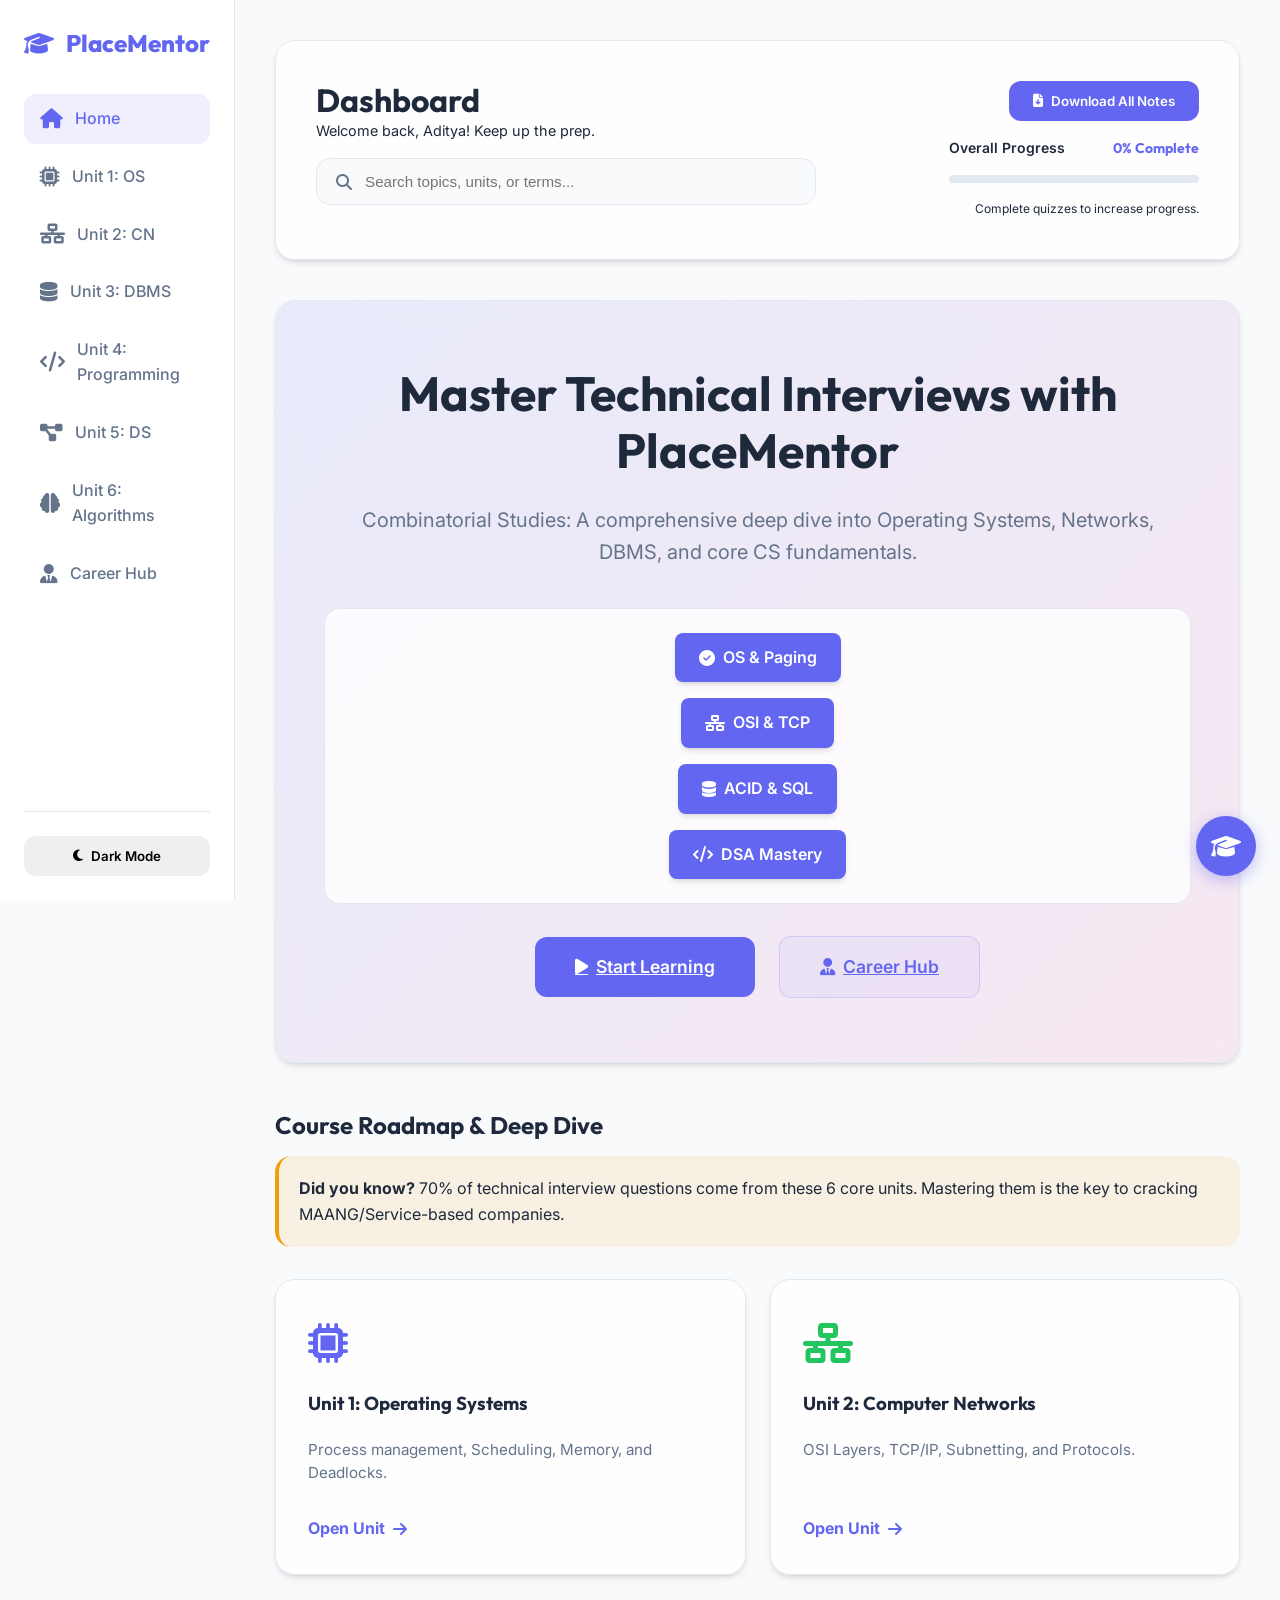
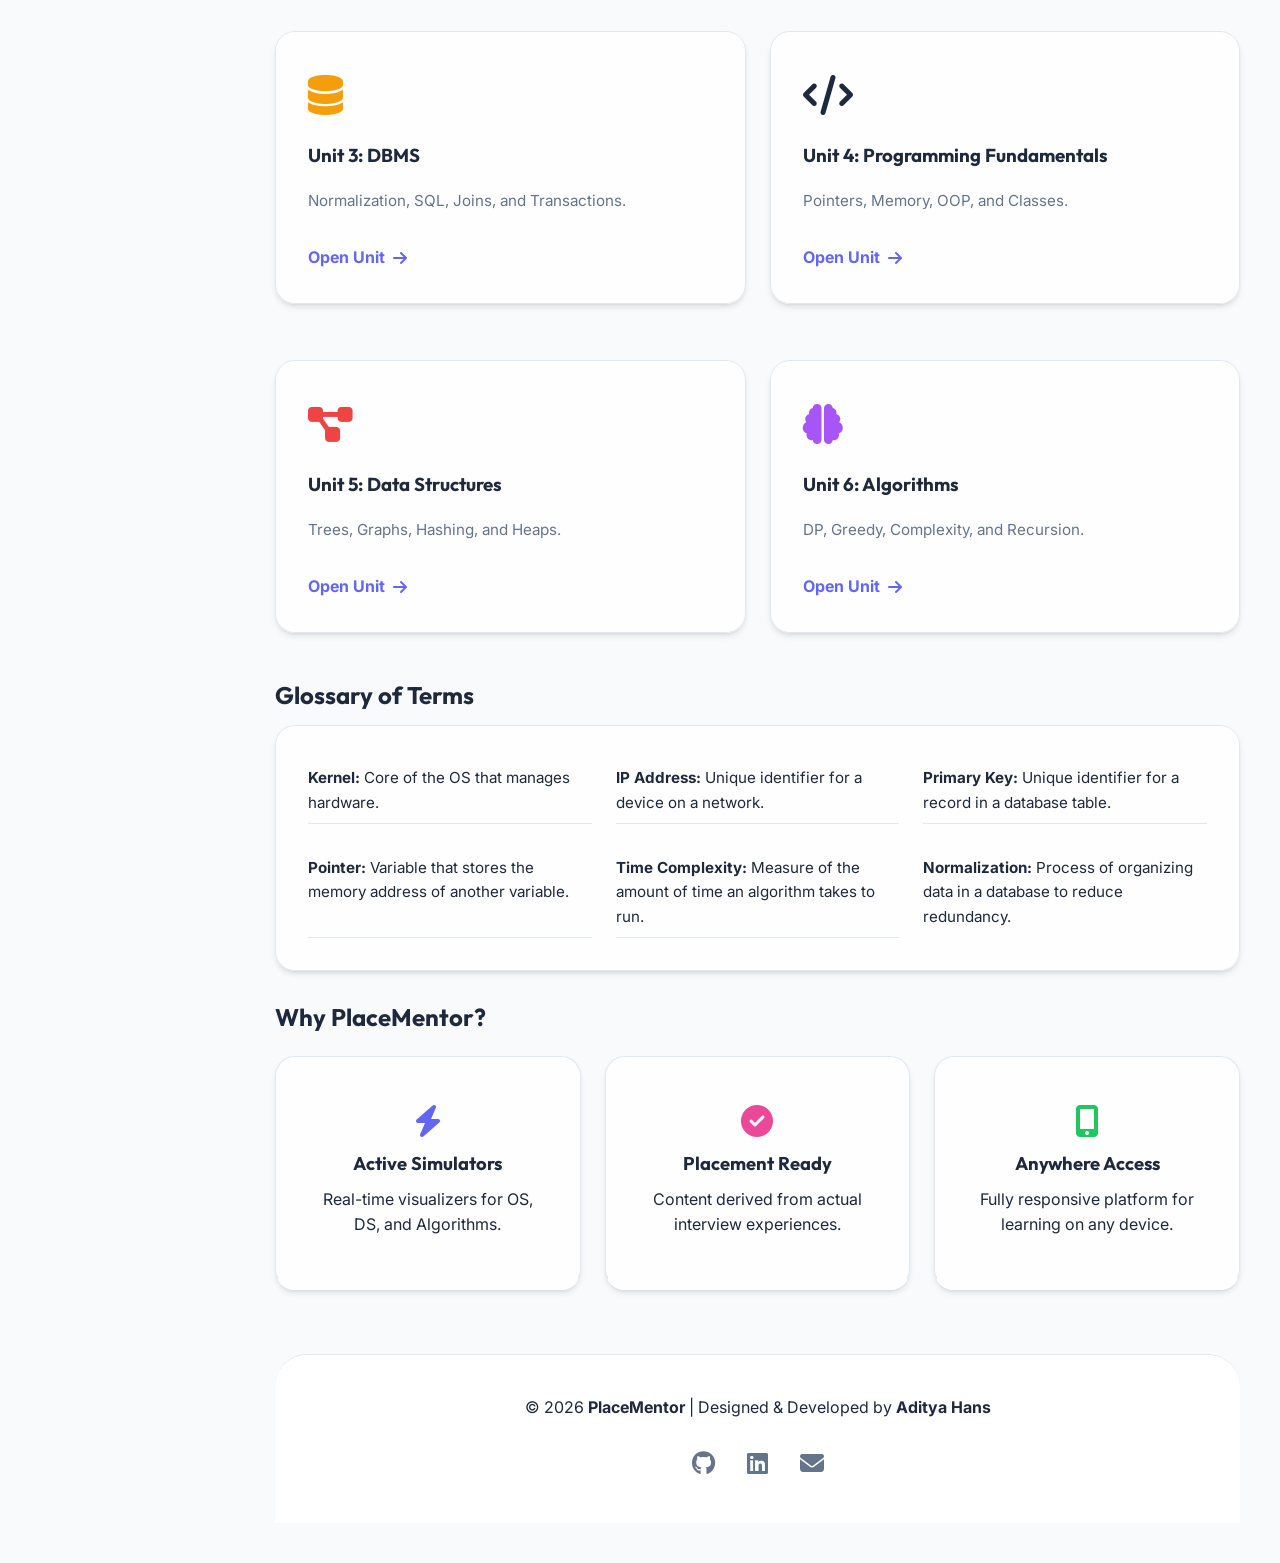
<file: index.html>
<!DOCTYPE html>
<html lang="en" data-theme="light">
<head>
    <meta charset="UTF-8">
    <meta name="viewport" content="width=device-width, initial-scale=1.0">
    <title>PlaceMentor - Ultimate Interview Training</title>
    <link rel="stylesheet" href="style.css">
    <link rel="stylesheet" href="https://cdnjs.cloudflare.com/ajax/libs/font-awesome/6.4.0/css/all.min.css">
</head>
<body>
    <div id="app-container">
        <!-- Sidebar Navigation -->
        <aside class="sidebar">
            <div class="sidebar-logo">
                <i class="fas fa-graduation-cap"></i>
                <span>PlaceMentor</span>
            </div>
            <nav class="nav-links">
                <li class="nav-item">
                    <a href="index.html" class="nav-link active">
                        <i class="fas fa-home"></i>
                        <span>Home</span>
                    </a>
                </li>
                <li class="nav-item">
                    <a href="unit1.html" class="nav-link">
                        <i class="fas fa-microchip"></i>
                        <span>Unit 1: OS</span>
                    </a>
                </li>
                <li class="nav-item">
                    <a href="unit2.html" class="nav-link">
                        <i class="fas fa-network-wired"></i>
                        <span>Unit 2: CN</span>
                    </a>
                </li>
                <li class="nav-item">
                    <a href="unit3.html" class="nav-link">
                        <i class="fas fa-database"></i>
                        <span>Unit 3: DBMS</span>
                    </a>
                </li>
                <li class="nav-item">
                    <a href="unit4.html" class="nav-link">
                        <i class="fas fa-code"></i>
                        <span>Unit 4: Programming</span>
                    </a>
                </li>
                <li class="nav-item">
                    <a href="unit5.html" class="nav-link">
                        <i class="fas fa-project-diagram"></i>
                        <span>Unit 5: DS</span>
                    </a>
                </li>
                <li class="nav-item">
                    <a href="unit6.html" class="nav-link">
                        <i class="fas fa-brain"></i>
                        <span>Unit 6: Algorithms</span>
                    </a>
                </li>
                <li class="nav-item">
                    <a href="career.html" class="nav-link">
                        <i class="fas fa-user-tie"></i>
                        <span>Career Hub</span>
                    </a>
                </li>
            </nav>
            <div class="sidebar-footer">
                <button id="theme-toggle" class="btn w-full">
                    <i class="fas fa-moon"></i>
                    <span>Toggle Theme</span>
                </button>
            </div>
        </aside>

        <!-- Main Content -->
        <main class="main-content">
            <header class="glass-card dashboard-header">
                <div class="header-content">
                    <div class="header-left">
                        <div class="dashboard-title-area">
                            <h1 class="mb-0">Dashboard</h1>
                            <p class="text-muted" style="font-size: 0.9rem;">Welcome back, Aditya! Keep up the prep.</p>
                        </div>
                        <div class="search-wrapper mt-4">
                            <i class="fas fa-search"></i>
                            <input type="text" id="search-input" placeholder="Search topics, units, or terms..." autocomplete="off">
                        </div>
                    </div>
                    <div class="header-right">
                        <div class="dashboard-actions">
                            <button class="btn btn-primary" onclick="downloadNotes()">
                                <i class="fas fa-file-download"></i> Download All Notes
                            </button>
                        </div>
                        <div class="progress-section mt-4">
                            <div class="flex-between mb-2">
                                <span class="progress-label">Overall Progress</span>
                                <span class="progress-text">0% Complete</span>
                            </div>
                            <div class="progress-container">
                                <div class="progress-bar"></div>
                            </div>
                            <p class="text-muted" style="font-size: 0.75rem; text-align: right;">Complete quizzes to increase progress.</p>
                        </div>
                    </div>
                </div>
            </header>

            <section class="hero glass-card hero-gradient text-center">
                <h2>Master Technical Interviews with PlaceMentor</h2>
                <p class="hero-subtitle">
                    Combinatorial Studies: A comprehensive deep dive into Operating Systems, Networks, DBMS, and core CS fundamentals. 
                </p>
                
                <div class="diagram-container flex-center">
                    <div class="visual-node bg-info"><i class="fas fa-check-circle"></i> OS & Paging</div>
                    <div class="visual-node bg-success"><i class="fas fa-network-wired"></i> OSI & TCP</div>
                    <div class="visual-node bg-warning"><i class="fas fa-database"></i> ACID & SQL</div>
                    <div class="visual-node bg-danger"><i class="fas fa-code"></i> DSA Mastery</div>
                </div>

                <div class="hero-actions flex-center">
                    <a href="unit1.html" class="btn btn-primary btn-lg">
                        <i class="fas fa-play"></i> Start Learning
                    </a>
                    <a href="career.html" class="btn btn-secondary-outline btn-lg">
                        <i class="fas fa-user-tie"></i> Career Hub
                    </a>
                </div>
            </section>

            <h2 style="margin-top: 3rem;">Course Roadmap & Deep Dive</h2>
            <div class="info-box important" style="margin-bottom: 2rem;">
                <p><strong>Did you know?</strong> 70% of technical interview questions come from these 6 core units. Mastering them is the key to cracking MAANG/Service-based companies.</p>
            </div>
            <div class="course-grid">
                <!-- Unit Card 1 -->
                <div class="glass-card unit-card">
                    <div class="unit-icon color-primary"><i class="fas fa-microchip"></i></div>
                    <h3>Unit 1: Operating Systems</h3>
                    <p class="unit-desc">Process management, Scheduling, Memory, and Deadlocks.</p>
                    <a href="unit1.html" class="unit-link">
                        Open Unit <i class="fas fa-arrow-right"></i>
                    </a>
                </div>
                <!-- Unit Card 2 -->
                <div class="glass-card unit-card">
                    <div class="unit-icon color-success"><i class="fas fa-network-wired"></i></div>
                    <h3>Unit 2: Computer Networks</h3>
                    <p class="unit-desc">OSI Layers, TCP/IP, Subnetting, and Protocols.</p>
                    <a href="unit2.html" class="unit-link color-success">
                        Open Unit <i class="fas fa-arrow-right"></i>
                    </a>
                </div>
                <!-- Unit Card 3 -->
                <div class="glass-card unit-card">
                    <div class="unit-icon color-warning"><i class="fas fa-database"></i></div>
                    <h3>Unit 3: DBMS</h3>
                    <p class="unit-desc">Normalization, SQL, Joins, and Transactions.</p>
                    <a href="unit3.html" class="unit-link color-warning">
                        Open Unit <i class="fas fa-arrow-right"></i>
                    </a>
                </div>
                <!-- Unit Card 4 -->
                <div class="glass-card unit-card">
                    <div class="unit-icon color-info"><i class="fas fa-code"></i></div>
                    <h3>Unit 4: Programming Fundamentals</h3>
                    <p class="unit-desc">Pointers, Memory, OOP, and Classes.</p>
                    <a href="unit4.html" class="unit-link color-info">
                        Open Unit <i class="fas fa-arrow-right"></i>
                    </a>
                </div>
                <!-- Unit Card 5 -->
                <div class="glass-card unit-card">
                    <div class="unit-icon color-danger"><i class="fas fa-project-diagram"></i></div>
                    <h3>Unit 5: Data Structures</h3>
                    <p class="unit-desc">Trees, Graphs, Hashing, and Heaps.</p>
                    <a href="unit5.html" class="unit-link color-danger">
                        Open Unit <i class="fas fa-arrow-right"></i>
                    </a>
                </div>
                <!-- Unit Card 6 -->
                <div class="glass-card unit-card">
                    <div class="unit-icon color-purple"><i class="fas fa-brain"></i></div>
                    <h3>Unit 6: Algorithms</h3>
                    <p class="unit-desc">DP, Greedy, Complexity, and Recursion.</p>
                    <a href="unit6.html" class="unit-link color-purple">
                        Open Unit <i class="fas fa-arrow-right"></i>
                    </a>
                </div>
            </div>
            <!-- Bookmarked Topics Section -->
            <div class="glass-card" id="bookmarks-section" style="display: none; border-left: 5px solid var(--primary);">
                <h3><i class="fas fa-bookmark color-primary"></i> Bookmarked Topics</h3>
                <div id="bookmarks-list" class="glossary-grid">
                    <!-- Dynamic list of bookmarked links -->
                </div>
            </div>

            <h2 class="mt-4">Glossary of Terms</h2>
            <div class="glass-card glossary-grid">
                <div class="glossary-item"><strong>Kernel:</strong> Core of the OS that manages hardware.</div>
                <div class="glossary-item"><strong>IP Address:</strong> Unique identifier for a device on a network.</div>
                <div class="glossary-item"><strong>Primary Key:</strong> Unique identifier for a record in a database table.</div>
                <div class="glossary-item"><strong>Pointer:</strong> Variable that stores the memory address of another variable.</div>
                <div class="glossary-item"><strong>Time Complexity:</strong> Measure of the amount of time an algorithm takes to run.</div>
                <div class="glossary-item"><strong>Normalization:</strong> Process of organizing data in a database to reduce redundancy.</div>
            </div>

            <section class="mt-4">
                <h2>Why PlaceMentor?</h2>
                <div class="benefit-grid">
                    <div class="glass-card benefit-card border-primary">
                        <i class="fas fa-bolt fa-2x color-primary"></i>
                        <h4>Active Simulators</h4>
                        <p>Real-time visualizers for OS, DS, and Algorithms.</p>
                    </div>
                    <div class="glass-card benefit-card border-secondary">
                        <i class="fas fa-check-circle fa-2x color-secondary"></i>
                        <h4>Placement Ready</h4>
                        <p>Content derived from actual interview experiences.</p>
                    </div>
                    <div class="glass-card benefit-card border-success">
                        <i class="fas fa-mobile-alt fa-2x color-success"></i>
                        <h4>Anywhere Access</h4>
                        <p>Fully responsive platform for learning on any device.</p>
                    </div>
                </div>
            </section>

            <footer>
                <p>© 2026 <strong>PlaceMentor</strong> | Designed & Developed by <strong>Aditya Hans</strong></p>
                <div class="footer-links">
                    <a href="https://github.com/AddyTheDeveloper" target="_blank"><i class="fab fa-github"></i></a>
                    <a href="https://www.linkedin.com/in/adityahans17" target="_blank"><i class="fab fa-linkedin"></i></a>
                    <a href="mailto:adityahans.17@gmail.com"><i class="fas fa-envelope"></i></a>
                </div>
            </footer>
        </main>
    </div>

    <script src="script.js?v=2.1.1"></script>
</body>
</html>
</file>
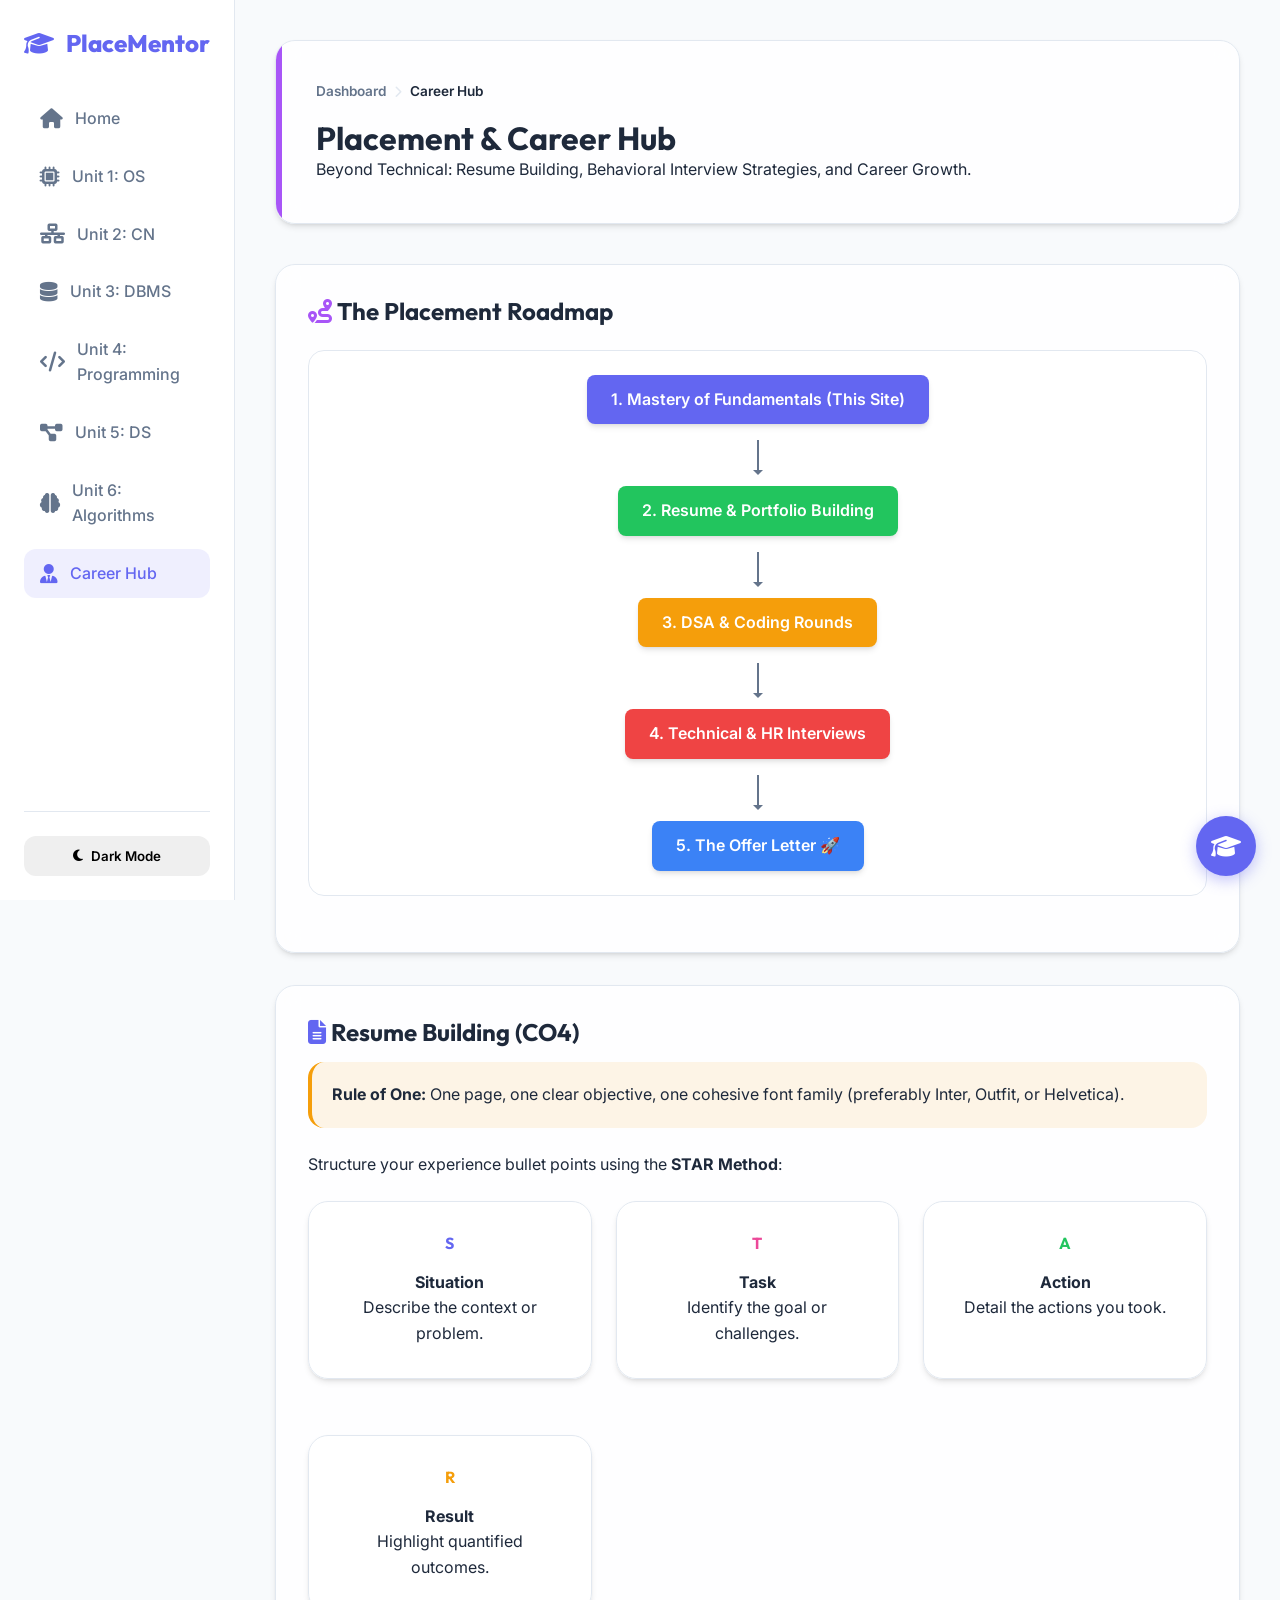
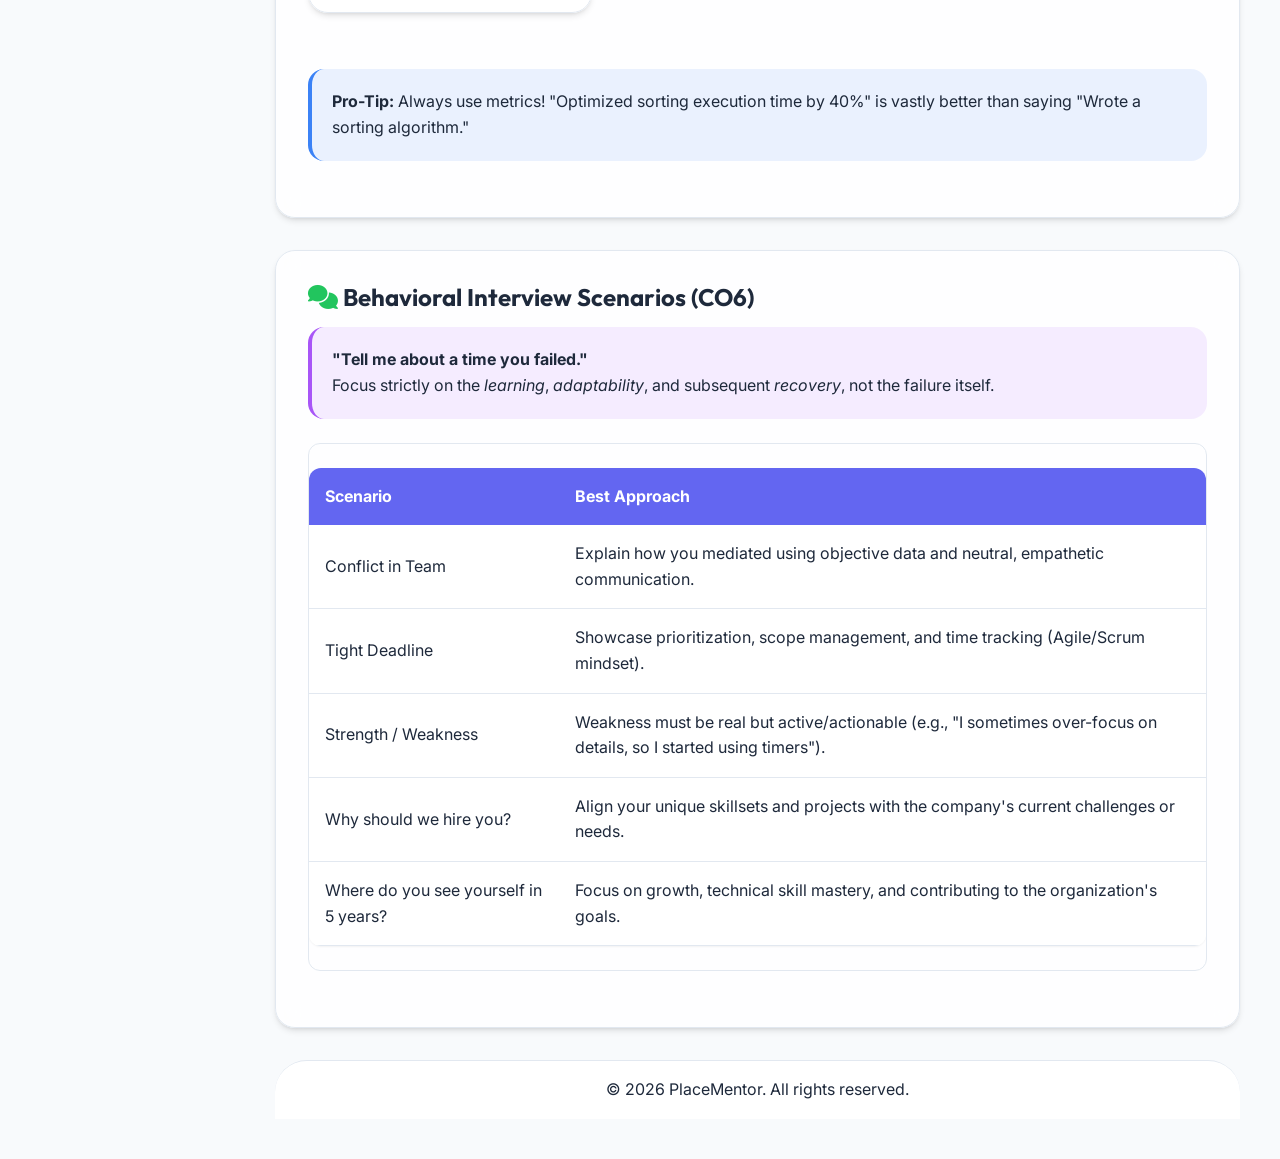
<file: career.html>
<!DOCTYPE html>
<html lang="en" data-theme="light">
<head>
    <meta charset="UTF-8">
    <meta name="viewport" content="width=device-width, initial-scale=1.0">
    <title>Career Hub - PlaceMentor</title>
    <link rel="stylesheet" href="style.css">
    <link rel="stylesheet" href="https://cdnjs.cloudflare.com/ajax/libs/font-awesome/6.4.0/css/all.min.css">
</head>
<body>
    <div id="app-container">
        <!-- Sidebar Navigation -->
        <aside class="sidebar">
            <div class="sidebar-logo"><i class="fas fa-graduation-cap"></i><span>PlaceMentor</span></div>
            <nav class="nav-links">
                <li class="nav-item"><a href="index.html" class="nav-link"><i class="fas fa-home"></i><span>Home</span></a></li>
                <li class="nav-item"><a href="unit1.html" class="nav-link"><i class="fas fa-microchip"></i><span>Unit 1: OS</span></a></li>
                <li class="nav-item"><a href="unit2.html" class="nav-link"><i class="fas fa-network-wired"></i><span>Unit 2: CN</span></a></li>
                <li class="nav-item"><a href="unit3.html" class="nav-link"><i class="fas fa-database"></i><span>Unit 3: DBMS</span></a></li>
                <li class="nav-item"><a href="unit4.html" class="nav-link"><i class="fas fa-code"></i><span>Unit 4: Programming</span></a></li>
                <li class="nav-item"><a href="unit5.html" class="nav-link"><i class="fas fa-project-diagram"></i><span>Unit 5: DS</span></a></li>
                <li class="nav-item"><a href="unit6.html" class="nav-link"><i class="fas fa-brain"></i><span>Unit 6: Algorithms</span></a></li>
                <li class="nav-item"><a href="career.html" class="nav-link active"><i class="fas fa-user-tie"></i><span>Career Hub</span></a></li>
            </nav>
            <div class="sidebar-footer">
                <button id="theme-toggle" class="btn w-full">
                    <i class="fas fa-moon"></i>
                    <span>Toggle Theme</span>
                </button>
            </div>
        </aside>

        <!-- Main Content -->
        <main class="main-content">
            <header class="glass-card unit-page-header border-purple">
                <div class="header-nav">
                    <a href="index.html">Dashboard</a>
                    <i class="fas fa-chevron-right"></i>
                    <span>Career Hub</span>
                </div>
                <div class="unit-header-content">
                    <div class="unit-header-left">
                        <h1 class="mb-0">Placement & Career Hub</h1>
                        <p class="text-muted">Beyond Technical: Resume Building, Behavioral Interview Strategies, and Career Growth.</p>
                    </div>
                </div>
            </header>

            <!-- Roadmap -->
            <section class="glass-card">
                <h2><i class="fas fa-route color-purple"></i> The Placement Roadmap</h2>
                <div class="diagram-container" style="margin-top: 1.5rem;">
                    <div class="visual-node">1. Mastery of Fundamentals (This Site)</div>
                    <div class="visual-arrow"></div>
                    <div class="visual-node" style="background: var(--success);">2. Resume & Portfolio Building</div>
                    <div class="visual-arrow"></div>
                    <div class="visual-node" style="background: var(--warning);">3. DSA & Coding Rounds</div>
                    <div class="visual-arrow"></div>
                    <div class="visual-node" style="background: var(--danger);">4. Technical & HR Interviews</div>
                    <div class="visual-arrow"></div>
                    <div class="visual-node" style="background: var(--info);">5. The Offer Letter 🚀</div>
                </div>
            </section>

            <!-- Resume Building -->
            <section class="glass-card">
                <h2><i class="fas fa-file-alt color-primary"></i> Resume Building (CO4)</h2>
                <div class="info-box important">
                    <p><strong>Rule of One:</strong> One page, one clear objective, one cohesive font family (preferably Inter, Outfit, or Helvetica).</p>
                </div>
                <p>Structure your experience bullet points using the <strong>STAR Method</strong>:</p>
                <div class="benefit-grid mt-2 text-center">
                    <div class="p-4 border-primary glass-card">
                        <h4 class="color-primary">S</h4>
                        <p><strong>Situation</strong></p>
                        <p class="small text-muted">Describe the context or problem.</p>
                    </div>
                    <div class="p-4 border-secondary glass-card">
                        <h4 class="color-secondary">T</h4>
                        <p><strong>Task</strong></p>
                        <p class="small text-muted">Identify the goal or challenges.</p>
                    </div>
                    <div class="p-4 border-success glass-card">
                        <h4 class="color-success">A</h4>
                        <p><strong>Action</strong></p>
                        <p class="small text-muted">Detail the actions you took.</p>
                    </div>
                    <div class="p-4 border-warning glass-card">
                        <h4 class="color-warning">R</h4>
                        <p><strong>Result</strong></p>
                        <p class="small text-muted">Highlight quantified outcomes.</p>
                    </div>
                </div>
                <div class="info-box definition">
                    <p><strong>Pro-Tip:</strong> Always use metrics! "Optimized sorting execution time by 40%" is vastly better than saying "Wrote a sorting algorithm."</p>
                </div>
            </section>

            <!-- Behavioral Mastery -->
            <section class="glass-card">
                <h2><i class="fas fa-comments color-success"></i> Behavioral Interview Scenarios (CO6)</h2>
                <div class="info-box interview">
                    <p><strong>"Tell me about a time you failed."</strong><br>
                    Focus strictly on the <em>learning</em>, <em>adaptability</em>, and subsequent <em>recovery</em>, not the failure itself.</p>
                </div>
                <table class="tech-table">
                    <thead><tr><th>Scenario</th><th>Best Approach</th></tr></thead>
                    <tbody>
                        <tr><td>Conflict in Team</td><td>Explain how you mediated using objective data and neutral, empathetic communication.</td></tr>
                        <tr><td>Tight Deadline</td><td>Showcase prioritization, scope management, and time tracking (Agile/Scrum mindset).</td></tr>
                        <tr><td>Strength / Weakness</td><td>Weakness must be real but active/actionable (e.g., "I sometimes over-focus on details, so I started using timers").</td></tr>
                        <tr><td>Why should we hire you?</td><td>Align your unique skillsets and projects with the company's current challenges or needs.</td></tr>
                        <tr><td>Where do you see yourself in 5 years?</td><td>Focus on growth, technical skill mastery, and contributing to the organization's goals.</td></tr>
                    </tbody>
                </table>
            </section>

            <!-- Footer -->
            <footer class="text-center mt-4 p-4 text-muted border-top">
                <p>&copy; 2026 PlaceMentor. All rights reserved.</p>
            </footer>
        </main>
    </div>

    <script src="script.js?v=2.1.1"></script>
</body>
</html>
</file>
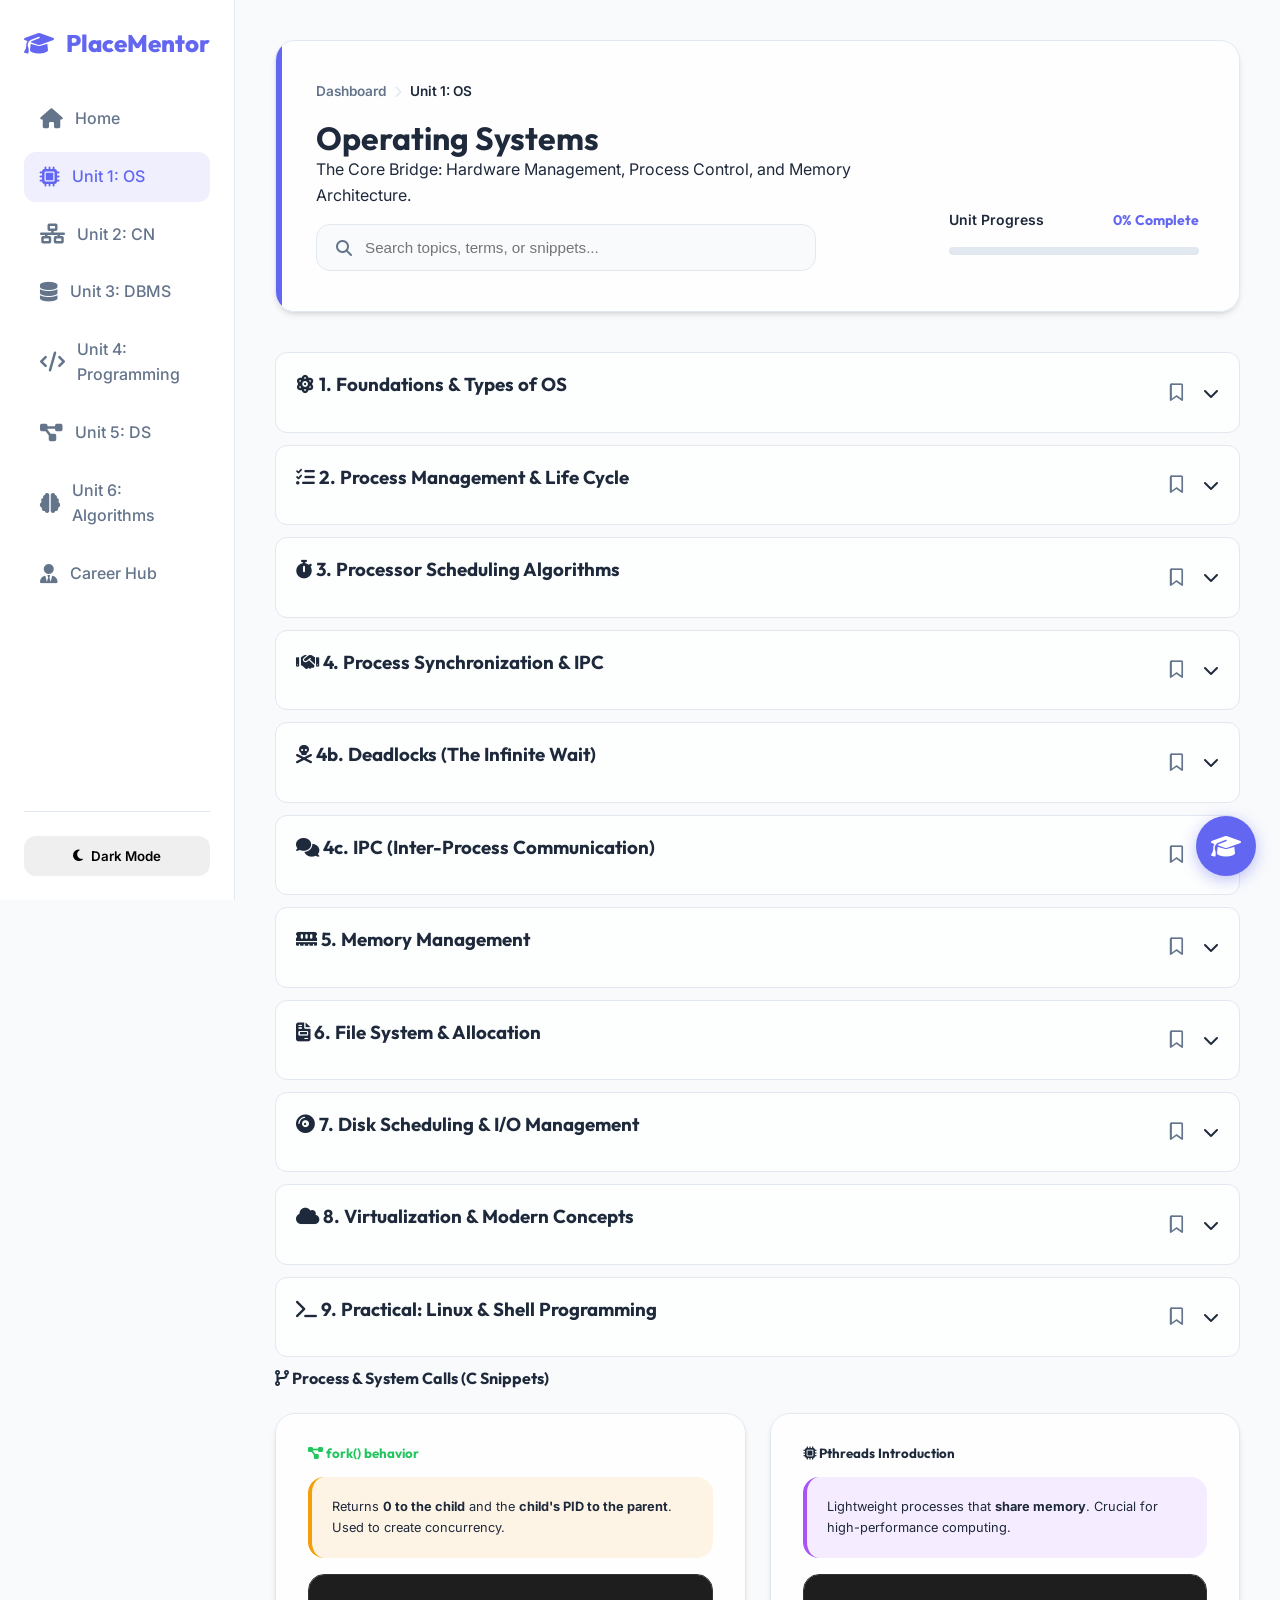
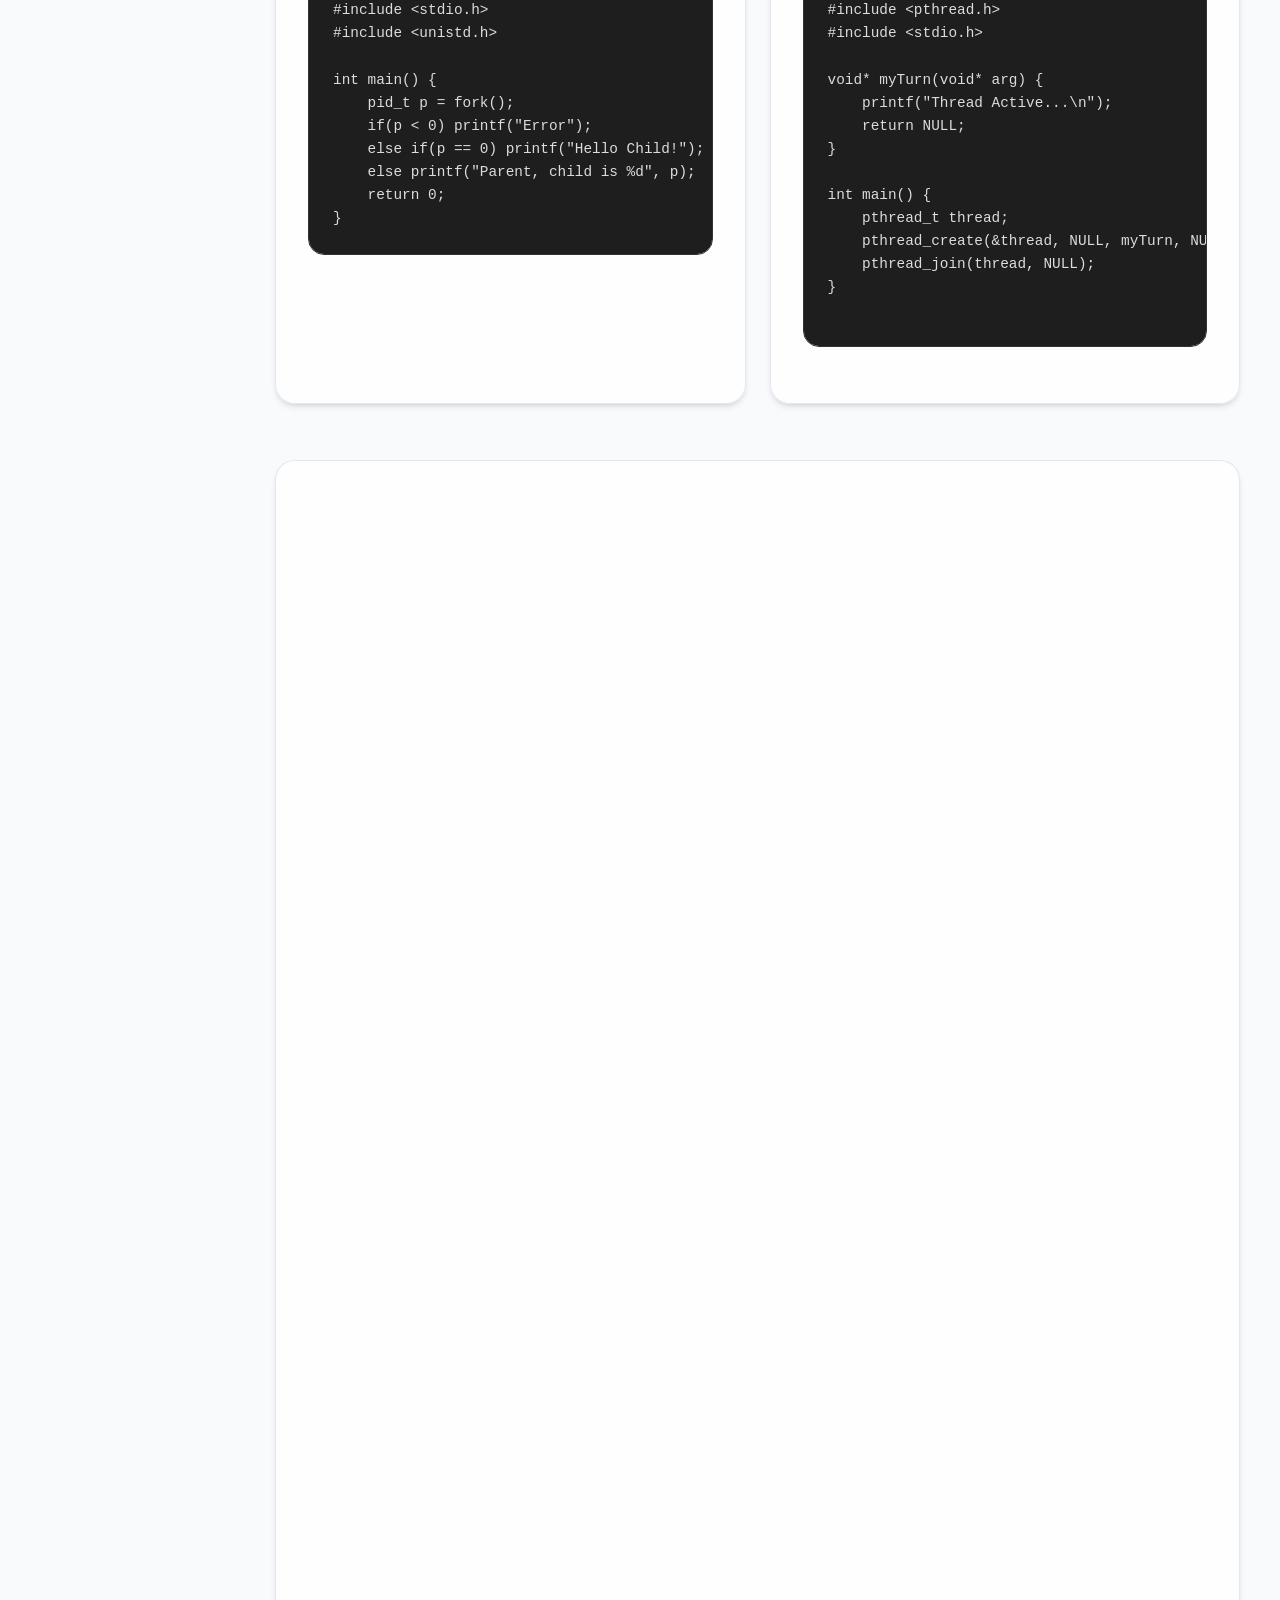
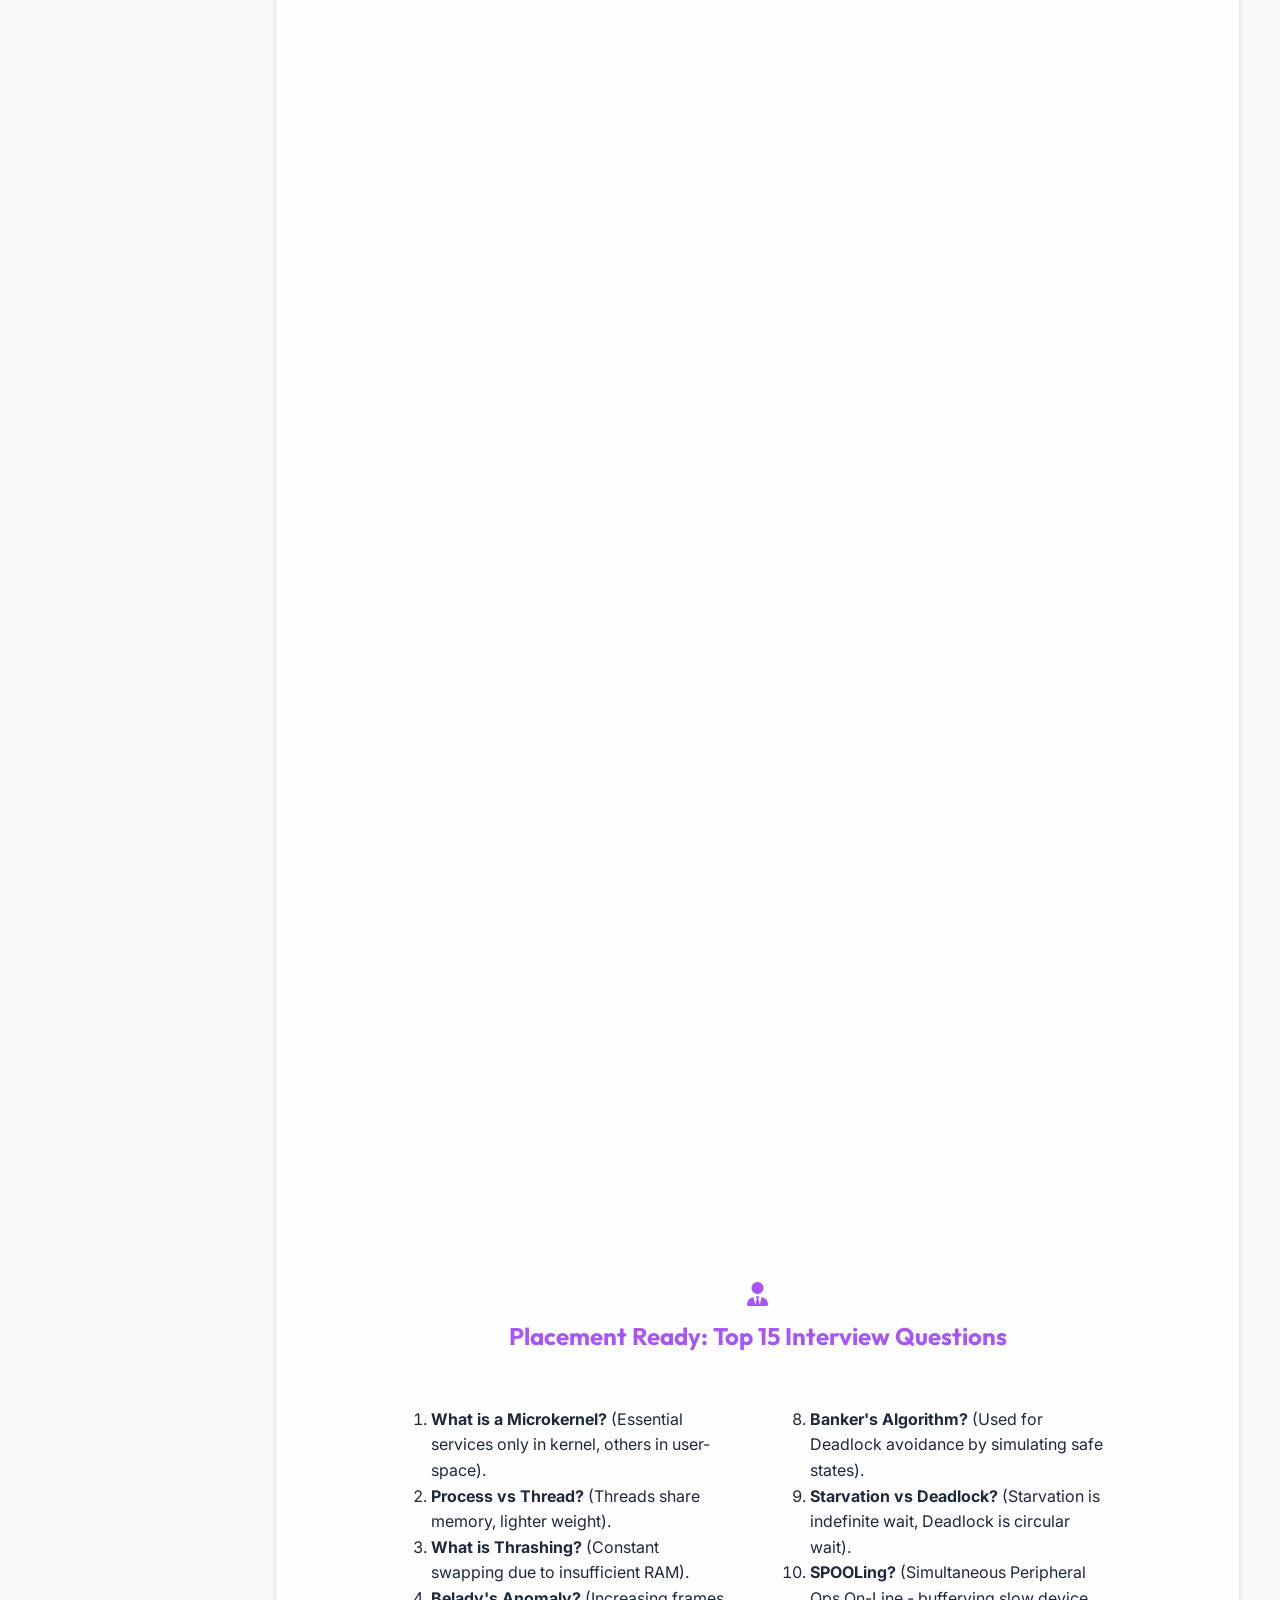
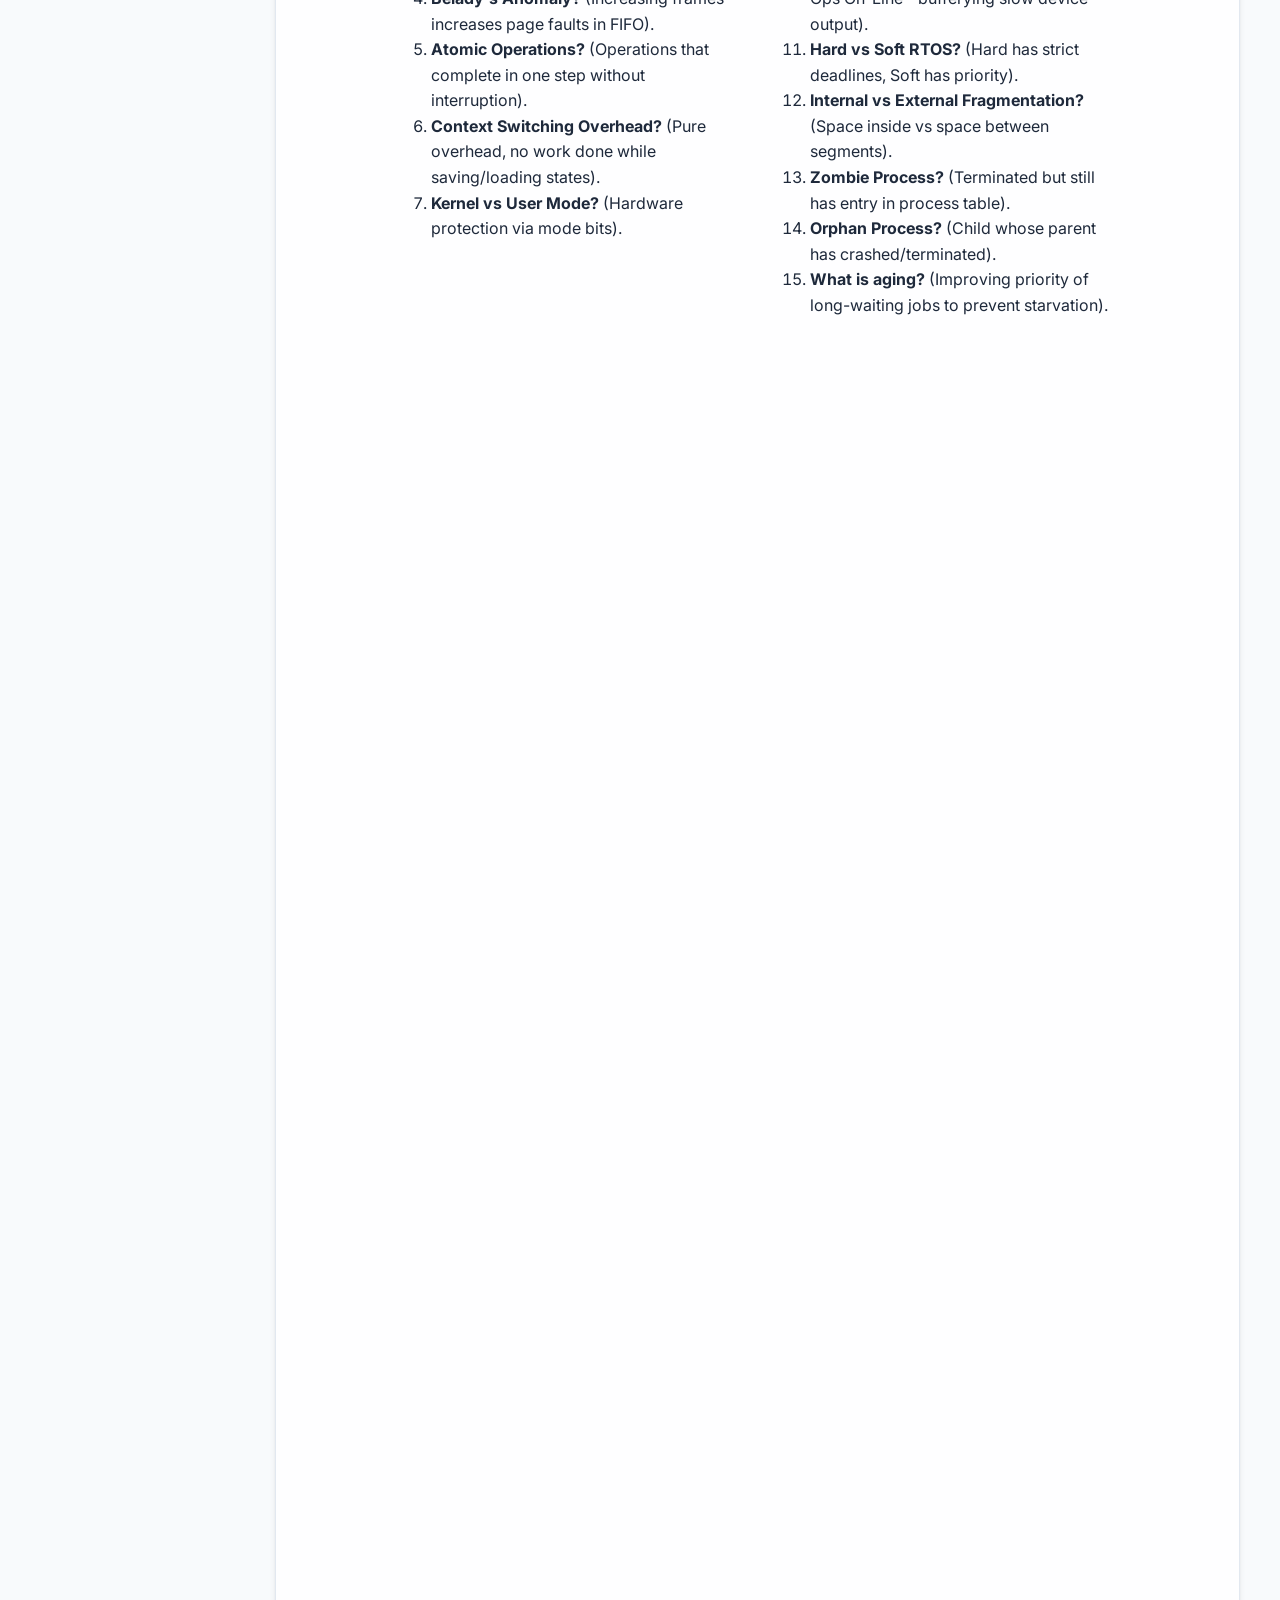
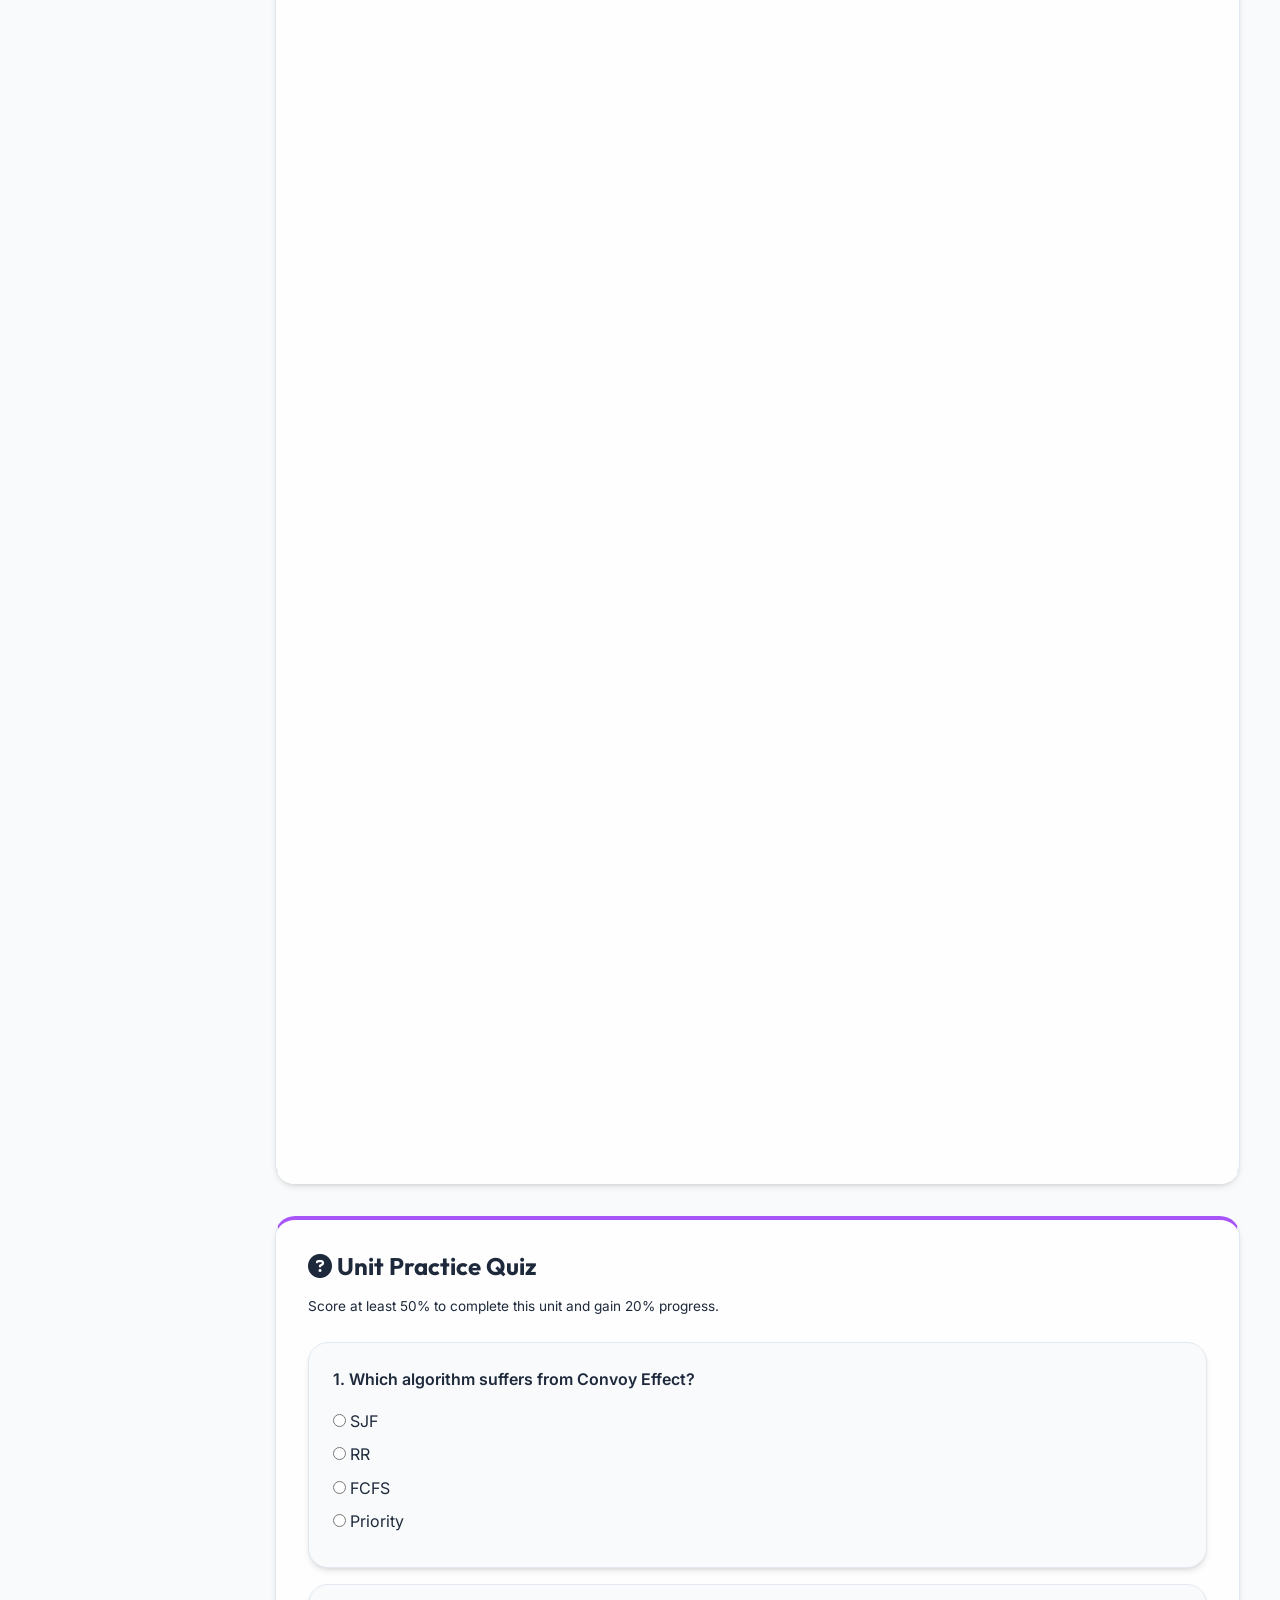
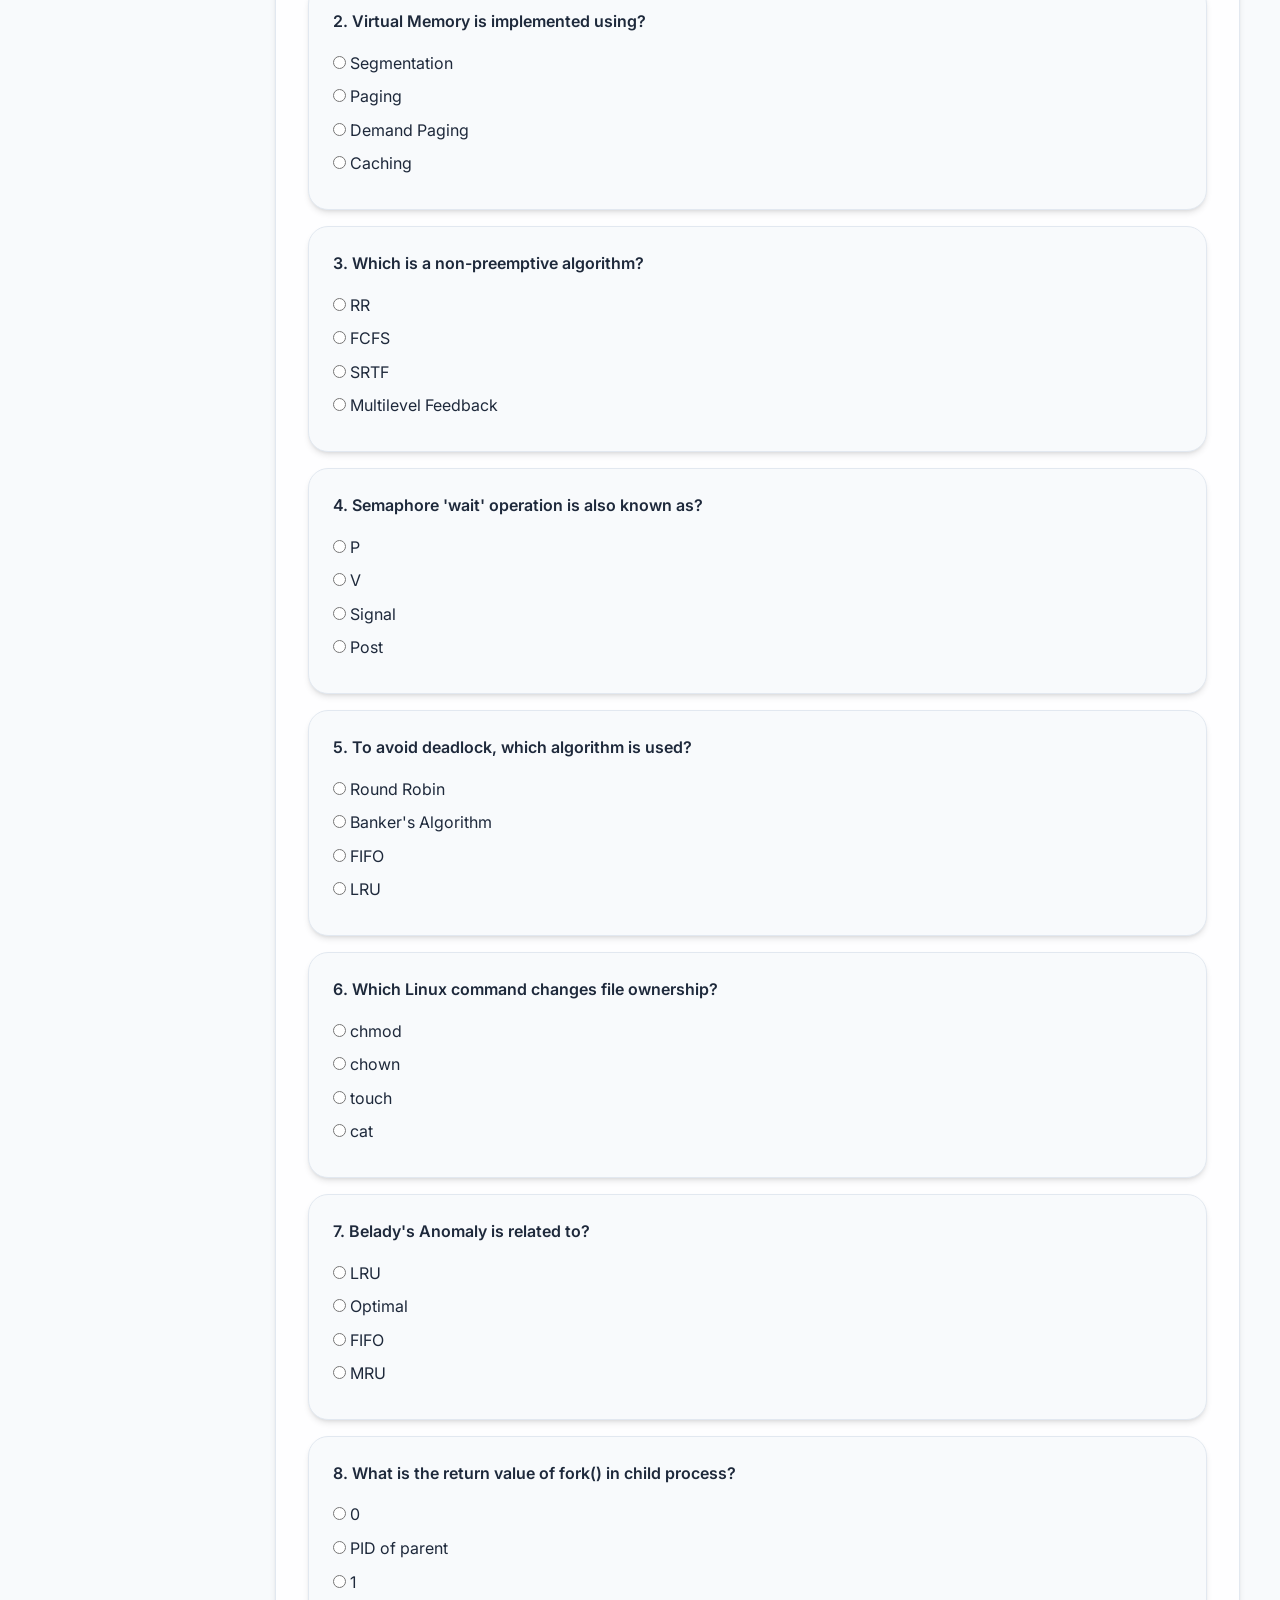
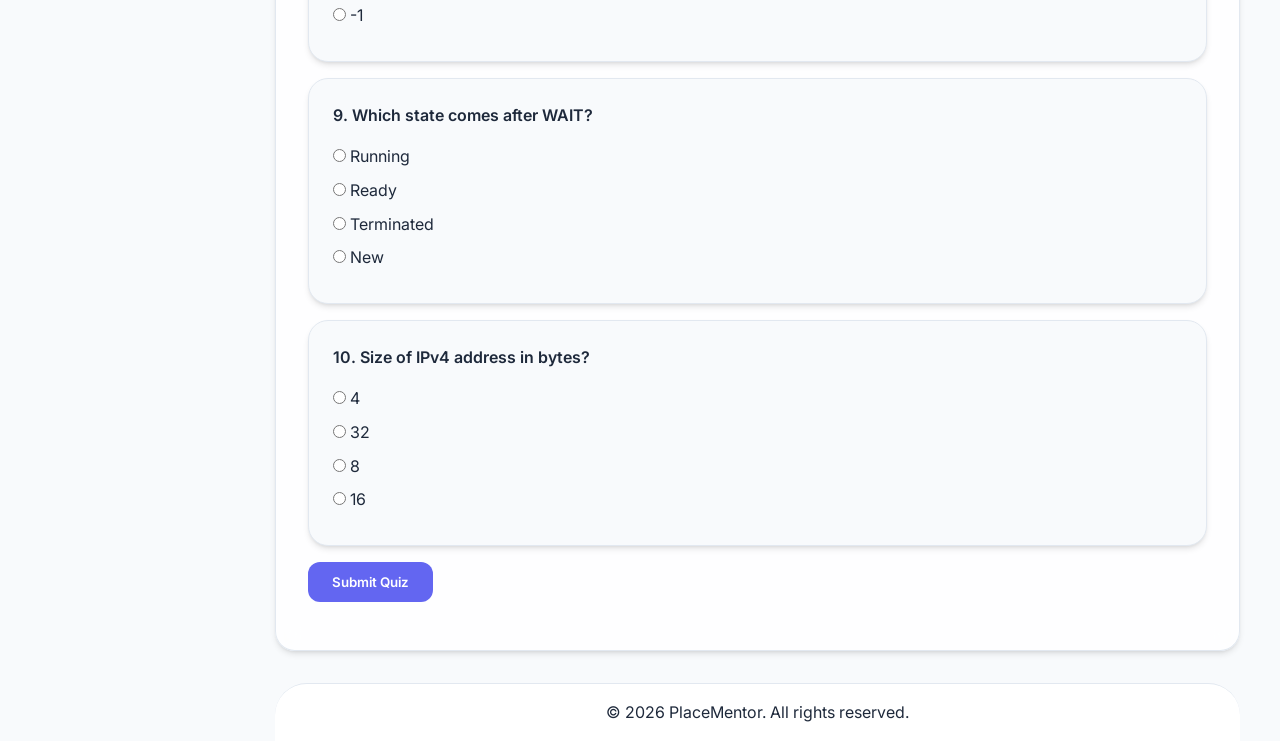
<file: unit1.html>
<!DOCTYPE html>
<html lang="en" data-theme="light">
<head>
    <meta charset="UTF-8">
    <meta name="viewport" content="width=device-width, initial-scale=1.0">
    <title>Unit 1: Operating Systems - PlaceMentor</title>
    <link rel="stylesheet" href="style.css">
    <link rel="stylesheet" href="https://cdnjs.cloudflare.com/ajax/libs/font-awesome/6.4.0/css/all.min.css">
</head>
<body>
    <div id="app-container">
        <!-- Sidebar Navigation -->
        <aside class="sidebar">
            <div class="sidebar-logo">
                <i class="fas fa-graduation-cap"></i>
                <span>PlaceMentor</span>
            </div>
            <nav class="nav-links">
                <li class="nav-item"><a href="index.html" class="nav-link"><i class="fas fa-home"></i><span>Home</span></a></li>
                <li class="nav-item"><a href="unit1.html" class="nav-link active"><i class="fas fa-microchip"></i><span>Unit 1: OS</span></a></li>
                <li class="nav-item"><a href="unit2.html" class="nav-link"><i class="fas fa-network-wired"></i><span>Unit 2: CN</span></a></li>
                <li class="nav-item"><a href="unit3.html" class="nav-link"><i class="fas fa-database"></i><span>Unit 3: DBMS</span></a></li>
                <li class="nav-item"><a href="unit4.html" class="nav-link"><i class="fas fa-code"></i><span>Unit 4: Programming</span></a></li>
                <li class="nav-item"><a href="unit5.html" class="nav-link"><i class="fas fa-project-diagram"></i><span>Unit 5: DS</span></a></li>
                <li class="nav-item"><a href="unit6.html" class="nav-link"><i class="fas fa-brain"></i><span>Unit 6: Algorithms</span></a></li>
                <li class="nav-item"><a href="career.html" class="nav-link"><i class="fas fa-user-tie"></i><span>Career Hub</span></a></li>
            </nav>
            <div class="sidebar-footer">
                <button id="theme-toggle" class="btn w-full">
                    <i class="fas fa-moon"></i>
                    <span>Toggle Theme</span>
                </button>
            </div>
        </aside>

        <!-- Main Content -->
        <main class="main-content">
            <header class="glass-card unit-page-header">
                <div class="header-nav">
                    <a href="index.html">Dashboard</a>
                    <i class="fas fa-chevron-right"></i>
                    <span>Unit 1: OS</span>
                </div>
                <div class="unit-header-content">
                    <div class="unit-header-left">
                        <h1 class="mb-0">Operating Systems</h1>
                        <p class="text-muted">The Core Bridge: Hardware Management, Process Control, and Memory Architecture.</p>
                        <div class="search-wrapper mt-4">
                            <i class="fas fa-search"></i>
                            <input type="text" id="search-input" placeholder="Search topics, terms, or snippets..." autocomplete="off">
                        </div>
                    </div>
                    <div class="unit-header-right">
                        <div class="flex-between mb-2">
                            <span class="progress-label">Unit Progress</span>
                            <span class="progress-text">0% Complete</span>
                        </div>
                        <div class="progress-container">
                            <div class="progress-bar"></div>
                        </div>
                    </div>
                </div>
            </header>

            <!-- 1. Foundations -->
            <div class="collapsible-header">
                <h3><i class="fas fa-atom"></i> 1. Foundations & Types of OS</h3>
                
                <div class="header-actions">
                    <button class="bookmark-btn" data-bookmark-id="unit1_sec1" onclick="toggleBookmark('unit1_sec1')">
                        <i class="far fa-bookmark"></i>
                    </button>
                    <i class="fas fa-chevron-down chevron-icon"></i>
                </div>
                </i>
            </div>
            <div class="collapsible-content">
                <div class="info-box definition">
                    <p><strong>Technical Definition:</strong> An Operating System (OS) is a system software that manages computer hardware, software resources, and provides common services for computer programs. It acts as an intermediary between the user and the hardware.</p>
                </div>

                <h4><i class="fas fa-cogs"></i> Functions of Operating System</h4>
                <div style="display: grid; grid-template-columns: repeat(auto-fit, minmax(200px, 1fr)); gap: 1rem; margin-bottom: 2rem;">
                    <div class="glass-card">
                        <i class="fas fa-microchip color-primary"></i>
                        <strong>Resource Management:</strong> Allocates CPU, memory, and I/O devices to processes.
                    </div>
                    <div class="glass-card">
                        <i class="fas fa-folder-open color-secondary"></i>
                        <strong>File Management:</strong> Handles file creation, deletion, and storage organization.
                    </div>
                    <div class="glass-card">
                        <i class="fas fa-shield-alt color-success"></i>
                        <strong>Security:</strong> Protects data and resources from unauthorized access.
                    </div>
                    <div class="glass-card">
                        <i class="fas fa-exclamation-triangle color-danger"></i>
                        <strong>Error Detection:</strong> Monitors the system for hardware/software malfunctions.
                    </div>
                </div>

                <h4>Kernel vs User Mode</h4>
                <p>Modern OSs use a hardware bit to switch between two modes of operation to protect the system.</p>
                <table class="tech-table">
                    <thead><tr><th>Feature</th><th>User Mode</th><th>Kernel Mode</th></tr></thead>
                    <tbody>
                        <tr><td>Privilege</td><td>Low Privilege (Restricted Access)</td><td>High Privilege (Full Access)</td></tr>
                        <tr><td>Execution</td><td>User applications run here.</td><td>Core OS services/Kernel run here.</td></tr>
                        <tr><td>Direct HW Access</td><td>Not allowed (must use System Calls).</td><td>Direct access to all hardware.</td></tr>
                        <tr><td>Bit Value</td><td>Usually 1</td><td>Usually 0</td></tr>
                        <tr><td>Crash Impact</td><td>Only the application crashes.</td><td>Entire system may crash (BSOD).</td></tr>
                    </tbody>
                </table>

                <h4>Architecture: Monolithic vs. Microkernel</h4>
                <div class="compare-grid">
                    <div class="compare-card" style="border-top: 4px solid var(--primary);">
                        <h5>Monolithic Kernel</h5>
                        <p style="font-size: 0.85rem;">All OS services (VFS, IPC, File System, Scheduler) run in kernel space. Fast due to low overhead, but one failure can crash the whole system.</p>
                        <p style="font-size: 0.8rem;"><strong>Pros:</strong> Performance, Simple communication.<br><strong>Cons:</strong> Hard to debug, Low security.</p>
                    </div>
                    <div class="compare-card" style="border-top: 4px solid var(--secondary);">
                        <h5>Microkernel</h5>
                        <p style="font-size: 0.85rem;">Only essential services (IPC, Address Space) stay in kernel. Others move to user-space as "Servers". Highly stable and secure.</p>
                        <p style="font-size: 0.8rem;"><strong>Pros:</strong> Modular, Secure, Flexible.<br><strong>Cons:</strong> Slower due to message passing overhead.</p>
                    </div>
                </div>

                <h4>Types of Operating Systems</h4>
                <table class="tech-table">
                    <thead><tr><th>Type</th><th>Core Characteristic</th><th>Example</th></tr></thead>
                    <tbody>
                        <tr><td>Batch OS</td><td>Jobs with similar needs are batched together. No direct user interaction.</td><td>Mainframe Payroll</td></tr>
                        <tr><td>Time-Sharing</td><td>CPU provides small time slices (Quantum) to each user. Supports Multitasking.</td><td>Linux, Windows</td></tr>
                        <tr><td>Distributed OS</td><td>Multiple independent CPUs appear as a single system. Locality of data is key.</td><td>LOCUS, Solaris MC</td></tr>
                        <tr><td>Real-Time (RTOS)</td><td>Strict time constraints. Hard (No miss) vs Soft (Priority miss allowed).</td><td>Weapon systems, VLC</td></tr>
                        <tr><td>Mobile OS</td><td>Designed for portable devices, touch interaction, and power efficiency.</td><td>Android, iOS</td></tr>
                    </tbody>
                </table>

                <h4><i class="fas fa-plug"></i> System Calls: The Bridge</h4>
                <p>System calls provide an interface between a process and the operating system. They are the only way to move from User Mode to Kernel Mode.</p>
                <table class="tech-table">
                    <thead><tr><th>Category</th><th>Examples (Linux/Unix)</th><th>Purpose</th></tr></thead>
                    <tbody>
                        <tr><td>Process Control</td><td><code>fork()</code>, <code>exec()</code>, <code>exit()</code>, <code>wait()</code></td><td>Creating/Managing processes.</td></tr>
                        <tr><td>File Management</td><td><code>open()</code>, <code>read()</code>, <code>write()</code>, <code>close()</code></td><td>I/O operations on files.</td></tr>
                        <tr><td>Device Management</td><td><code>ioctl()</code>, <code>read()</code>, <code>write()</code></td><td>Interacting with hardware (mouse, disk).</td></tr>
                        <tr><td>Information</td><td><code>getpid()</code>, <code>alarm()</code>, <code>sleep()</code></td><td>System metadata retrieval.</td></tr>
                        <tr><td>Communication</td><td><code>pipe()</code>, <code>shmget()</code></td><td>IPC (Inter-Process Communication).</td></tr>
                    </tbody>
                </table>
           
                <button class="mark-read-btn" data-section-idx="0" onclick="markSectionRead('unit1', 0, this)">
                    <i class="far fa-check-circle"></i> Mark as Read
                </button>
             </div>

            <!-- 2. Process Management -->
            <div class="collapsible-header">
                <h3><i class="fas fa-tasks"></i> 2. Process Management & Life Cycle</h3>
                
                <div class="header-actions">
                    <button class="bookmark-btn" data-bookmark-id="unit1_sec2" onclick="toggleBookmark('unit1_sec2')">
                        <i class="far fa-bookmark"></i>
                    </button>
                    <i class="fas fa-chevron-down chevron-icon"></i>
                </div>
                </i>
            </div>
            <div class="collapsible-content">
                <div class="info-box important">
                    <p><strong>Process vs Program:</strong> A program is a 'passive' entity (executable file on disk). A process is an 'active' entity (program in execution, includes PC, stack, data section).</p>
                </div>

                <h4>Process Life Cycle (State Diagram)</h4>
                <div class="diagram-box">
                    <div style="display: flex; justify-content: space-around; align-items: center; flex-wrap: wrap; gap: 1rem;">
                        <div class="glass-card" style="padding: 1rem; border: 2px solid var(--primary);">New</div>
                        <i class="fas fa-arrow-right"></i>
                        <div class="glass-card" style="padding: 1rem; border: 2px solid var(--success);">Ready</div>
                        <div style="display: flex; flex-direction: column; align-items: center;">
                            <i class="fas fa-arrow-right"></i>
                            <i class="fas fa-arrow-left"></i>
                        </div>
                        <div class="glass-card" style="padding: 1rem; border: 2px solid var(--warning);">Running</div>
                        <i class="fas fa-arrow-right"></i>
                        <div class="glass-card" style="padding: 1rem; border: 2px solid var(--danger);">Terminated</div>
                    </div>
                    <div style="margin-top: 1rem;">
                        <i class="fas fa-arrow-down" style="margin-left: -50px;"></i> (Wait) <i class="fas fa-arrow-up" style="margin-left: 50px;"></i>
                        <br>
                        <div class="glass-card" style="display: inline-block; padding: 1rem; border: 2px solid var(--info);">Waiting/Blocked</div>
                    </div>
                </div>

                <table class="tech-table">
                    <thead><tr><th>State</th><th>What's happening?</th></tr></thead>
                    <tbody>
                        <tr><td><strong>New</strong></td><td>Process being created (Admitted).</td></tr>
                        <tr><td><strong>Ready</strong></td><td>Loaded in RAM, waiting for CPU (Scheduler Dispatch).</td></tr>
                        <tr><td><strong>Running</strong></td><td>CPU is executing instructions.</td></tr>
                        <tr><td><strong>Waiting</strong></td><td>Waiting for I/O or an event (e.g., file read).</td></tr>
                        <tr><td><strong>Terminated</strong></td><td>Execution finished, resources released.</td></tr>
                        <tr><td><strong>Suspended Ready</strong></td><td>(Extra) Process swapped out of RAM to Disk.</td></tr>
                    </tbody>
                </table>

                <h4><i class="fas fa-id-card"></i> Process Control Block (PCB)</h4>
                <p>The "ID Card" of a process. Every process has its own PCB containing:</p>
                <ul style="columns: 2;">
                    <li><strong>Process ID (PID)</strong></li>
                    <li><strong>Process State</strong></li>
                    <li><strong>Program Counter (PC)</strong></li>
                    <li><strong>Registers</strong></li>
                    <li><strong>Memory Limits</strong></li>
                    <li><strong>Open Files List</strong></li>
                </ul>

                <h4><i class="fas fa-exchange-alt"></i> Context Switching</h4>
                <p>When the CPU switches from one process to another, the OS must save the state of the old process and load the saved state of the new process. This is called **Context Switching**.</p>
                <div class="info-box warning">
                    <p><strong>Overhead:</strong> Context switching is pure overhead—no useful work is done while switching. Hardware support (like multiple register sets) can speed it up.</p>
                </div>

                <h4><i class="fas fa-stream"></i> Threads: Lightweight Processes</h4>
                <div class="compare-grid">
                    <div class="compare-card">
                        <h5>User-Level Threads</h5>
                        <ul style="font-size: 0.85rem;">
                            <li>Managed by Thread Library.</li>
                            <li>Kernel is unaware of them.</li>
                            <li>Fast creation/switching.</li>
                            <li>If one thread blocks, all block.</li>
                        </ul>
                    </div>
                    <div class="compare-card">
                        <h5>Kernel-Level Threads</h5>
                        <ul style="font-size: 0.85rem;">
                            <li>Managed by OS Kernel.</li>
                            <li>Kernel schedules them.</li>
                            <li>Slower creation/switching.</li>
                            <li>Individual blocking allowed.</li>
                        </ul>
                    </div>
                </div>
                <h5>Multithreading Models:</h5>
                <p><strong>Many-to-One:</strong> Many user threads mapped to one kernel thread. <br><strong>One-to-One:</strong> Each user thread mapped to its own kernel thread (e.g., Windows, Linux). <br><strong>Many-to-Many:</strong> Many user threads mapped to a smaller or equal number of kernel threads.</p>
           
                <button class="mark-read-btn" data-section-idx="1" onclick="markSectionRead('unit1', 1, this)">
                    <i class="far fa-check-circle"></i> Mark as Read
                </button>
             </div>

            <!-- 3. Scheduling Algorithms -->
            <div class="collapsible-header">
                <h3><i class="fas fa-stopwatch"></i> 3. Processor Scheduling Algorithms</h3>
                
                <div class="header-actions">
                    <button class="bookmark-btn" data-bookmark-id="unit1_sec3" onclick="toggleBookmark('unit1_sec3')">
                        <i class="far fa-bookmark"></i>
                    </button>
                    <i class="fas fa-chevron-down chevron-icon"></i>
                </div>
                </i>
            </div>
            <div class="collapsible-content">
                <div class="info-box formula">
                    <p><strong>Burst Time (BT):</strong> Time required by process for CPU execution. <br><strong>Arrival Time (AT):</strong> Time at which process enters Ready Queue.</p>
                    <p><strong>Turnaround Time (TAT)</strong> = Exit Time - Arrival Time</p>
                    <p><strong>Waiting Time (WT)</strong> = TAT - Burst Time</p>
                </div>

                <h4>Common Scheduling Algorithms</h4>
                <table class="tech-table">
                    <thead><tr><th>Algorithm</th><th>Type</th><th>Criteria</th><th>Key Facts</th></tr></thead>
                    <tbody>
                        <tr><td><strong>FCFS</strong></td><td>Non-Preemptive</td><td>Arrival Time</td><td>Simple but suffers from <strong>Convoy Effect</strong>.</td></tr>
                        <tr><td><strong>SJF</strong></td><td>Non-Preemptive</td><td>Burst Time</td><td>Gives minimum average waiting time. Difficult to predict BT.</td></tr>
                        <tr><td><strong>SRTF</strong></td><td>Preemptive</td><td>Remaining Time</td><td>Preemptive version of SJF.</td></tr>
                        <tr><td><strong>Round Robin</strong></td><td>Preemptive</td><td>Time Quantum</td><td>Best for Time-Sharing. No Starvation.</td></tr>
                        <tr><td><strong>Priority</strong></td><td>Both</td><td>Priority Number</td><td>Higher priority runs first. Can cause <strong>Starvation</strong>.</td></tr>
                    </tbody>
                </table>

                <div class="info-box interview">
                    <p><strong>Solution to Starvation:</strong> "Aging" is a technique of gradually increasing the priority of processes that wait in the system for a long time.</p>
                </div>

                <!-- Simulator Section -->
                <section class="glass-card" style="border: 1px solid var(--primary);">
                    <h4><i class="fas fa-play-circle"></i> Interactive Scheduler Simulator</h4>
                    <div style="display: grid; grid-template-columns: 1fr 1fr; gap: 1rem; margin-bottom: 2rem;">
                        <div>
                            <label>Algorithm:</label>
                            <select id="algo-select" class="btn" style="width: 100%; border: 1px solid var(--border);">
                                <option value="FCFS">FCFS (Non-Preemptive)</option>
                                <option value="SJF">SJF (Shortest Job First)</option>
                                <option value="RR">Round Robin (RR)</option>
                            </select>
                        </div>
                        <div>
                            <label>Time Quantum (RR):</label>
                            <input type="number" id="quantum" class="btn" style="width: 100%; border: 1px solid var(--border);" value="2">
                        </div>
                    </div>
                    <div id="process-list">
                        <div class="process-input" style="display: grid; grid-template-columns: 1fr 1fr 1fr; gap: 0.5rem; margin-bottom: 0.5rem;">
                            <input type="text" value="P1" readonly class="btn">
                            <input type="number" class="arrival btn" value="0" placeholder="Arr">
                            <input type="number" class="burst btn" value="5" placeholder="Burst">
                        </div>
                        <div class="process-input" style="display: grid; grid-template-columns: 1fr 1fr 1fr; gap: 0.5rem; margin-bottom: 0.5rem;">
                            <input type="text" value="P2" readonly class="btn">
                            <input type="number" class="arrival btn" value="1" placeholder="Arr">
                            <input type="number" class="burst btn" value="3" placeholder="Burst">
                        </div>
                    </div>
                    <button class="btn btn-primary" id="run-simulator">Simulate & Draw Gantt</button>
                    <div id="sim-result">
                        <div id="gantt-chart" class="gantt-container"></div>
                        <div id="stats-table"></div>
                    </div>
                </section>
           
                <button class="mark-read-btn" data-section-idx="2" onclick="markSectionRead('unit1', 2, this)">
                    <i class="far fa-check-circle"></i> Mark as Read
                </button>
             </div>

            <!-- 4. Synchronization & IPC -->
            <div class="collapsible-header">
                <h3><i class="fas fa-handshake"></i> 4. Process Synchronization & IPC</h3>
                
                <div class="header-actions">
                    <button class="bookmark-btn" data-bookmark-id="unit1_sec4" onclick="toggleBookmark('unit1_sec4')">
                        <i class="far fa-bookmark"></i>
                    </button>
                    <i class="fas fa-chevron-down chevron-icon"></i>
                </div>
                </i>
            </div>
            <div class="collapsible-content">
                <div class="info-box definition">
                    <p><strong>Race Condition:</strong> A situation where the final outcome depends on the order of execution of multiple processes accessing shared data.</p>
                </div>
                <h4>Critical Section Problem Requirements:</h4>
                <div style="display: grid; grid-template-columns: repeat(auto-fit, minmax(200px, 1fr)); gap: 1rem; margin-bottom: 2rem;">
                    <div class="glass-card"><strong>1. Mutual Exclusion:</strong> Only one process at a time.</div>
                    <div class="glass-card"><strong>2. Progress:</strong> Decisions on who enters next aren't delayed indefinitely.</div>
                    <div class="glass-card"><strong>3. Bounded Waiting:</strong> No process waits forever to enter.</div>
                </div>

                <h4>Synchronization Tools</h4>
                <div style="display: grid; grid-template-columns: 1fr 1fr; gap: 1rem;">
                    <div class="glass-card">
                        <h5>Mutex (Mutual Exclusion)</h5>
                        <ul style="font-size: 0.85rem;">
                            <li>Locking mechanism.</li>
                            <li>Only one thread can hold the lock.</li>
                            <li>Binary state (Locked/Unlocked).</li>
                            <li>Owned by the thread that locked it.</li>
                        </ul>
                    </div>
                    <div class="glass-card">
                        <h5>Semaphore</h5>
                        <ul style="font-size: 0.85rem;">
                            <li>Signaling mechanism.</li>
                            <li>Binary (0,1) or Counting (0 to N).</li>
                            <li>Operations: <code>wait()</code> [P] and <code>signal()</code> [V].</li>
                            <li>No ownership concept.</li>
                        </ul>
                    </div>
                </div>

                <h4>Classical Problems of Synchronization</h4>
                <ul>
                    <li><strong>Producer-Consumer:</strong> Buffer size management between producer and consumer.</li>
                    <li><strong>Dining Philosophers:</strong> Dealing with resource allocation and deadlocks.</li>
                    <li><strong>Readers-Writers:</strong> Multiple readers allowed, but only one writer.</li>
                </ul>
           
                <button class="mark-read-btn" data-section-idx="3" onclick="markSectionRead('unit1', 3, this)">
                    <i class="far fa-check-circle"></i> Mark as Read
                </button>
             </div>

            <!-- Deadlock Section -->
            <div class="collapsible-header">
                <h3><i class="fas fa-skull-crossbones"></i> 4b. Deadlocks (The Infinite Wait)</h3>
                
                <div class="header-actions">
                    <button class="bookmark-btn" data-bookmark-id="unit1_sec4b" onclick="toggleBookmark('unit1_sec4b')">
                        <i class="far fa-bookmark"></i>
                    </button>
                    <i class="fas fa-chevron-down chevron-icon"></i>
                </div>
                </i>
            </div>
            <div class="collapsible-content">
                <div class="info-box definition">
                    <p><strong>Deadlock:</strong> A cyclic dependency where each process in a set is waiting for a resource held by another process in that same set.</p>
                </div>
                <h5>Necessary Conditions (Coffman Conditions)</h5>
                <ol>
                    <li><strong>Mutual Exclusion:</strong> Non-shareable resources.</li>
                    <li><strong>Hold and Wait:</strong> Holding at least one resource while waiting for others.</li>
                    <li><strong>No Preemption:</strong> Resources can't be taken away by force.</li>
                    <li><strong>Circular Wait:</strong> P1 → P2 → ... → Pn → P1 chain of waiting.</li>
                </ol>

                <h4>Deadlock Handling Strategies</h4>
                <table class="tech-table">
                    <thead><tr><th>Strategy</th><th>Approach</th></tr></thead>
                    <tbody>
                        <tr><td><strong>Prevention</strong></td><td>Ensure at least one Coffman condition never happens.</td></tr>
                        <tr><td><strong>Avoidance</strong></td><td>System checks if allocation leads to "Safe State" (e.g., Banker's Algorithm).</td></tr>
                        <tr><td><strong>Detection & Recovery</strong></td><td>Allow deadlock, detect it using RAG (Resource Allocation Graph), then kill/preempt.</td></tr>
                        <tr><td><strong>Ignorance</strong></td><td>"Ostrich Algorithm" - pretend it never happens (Default in Windows/Linux).</td></tr>
                    </tbody>
                </table>

                <h5>Banker's Algorithm: A Closer Look</h5>
                <div class="glass-card" style="font-size: 0.9rem;">
                    <p>Goal: Find if there exists a **Safe Sequence** where everyone can finish.</p>
                    <p><strong>Data Structures:</strong> Available (Vector), Max (Matrix), Allocation (Matrix), Need (Matrix).</p>
                    <p><strong>Formula:</strong> <code>Need[i,j] = Max[i,j] - Allocation[i,j]</code></p>
                </div>
                <div class="info-box interview">
                    <p><strong>Deadlock vs Starvation:</strong> Deadlock is a circular wait where no one progresses. Starvation is where one process waits indefinitely while others use resources (Priority-based).</p>
                </div>
           
                <button class="mark-read-btn" data-section-idx="4" onclick="markSectionRead('unit1', 4, this)">
                    <i class="far fa-check-circle"></i> Mark as Read
                </button>
             </div>

            <!-- IPC Section -->
            <div class="collapsible-header">
                <h3><i class="fas fa-comments"></i> 4c. IPC (Inter-Process Communication)</h3>
                
                <div class="header-actions">
                    <button class="bookmark-btn" data-bookmark-id="unit1_sec4c" onclick="toggleBookmark('unit1_sec4c')">
                        <i class="far fa-bookmark"></i>
                    </button>
                    <i class="fas fa-chevron-down chevron-icon"></i>
                </div>
                </i>
            </div>
            <div class="collapsible-content">
                <p>Processes need to communicate to share data or synchronize.</p>
                <div style="display: grid; grid-template-columns: 1fr 1fr; gap: 1rem;">
                    <div class="glass-card">
                        <h5>Shared Memory</h5>
                        <p style="font-size: 0.85rem;">Fastest. Direct memory access. Programmer must manage synchronization (Mutex/Semaphores).</p>
                    </div>
                    <div class="glass-card">
                        <h5>Message Passing</h5>
                        <p style="font-size: 0.85rem;">Slower. Kernel manages communication. No sync needed. Ideal for distributed systems.</p>
                    </div>
                </div>
                <p><strong>Examples:</strong> Pipes, Sockets, Signals, Message Queues.</p>
           
                <button class="mark-read-btn" data-section-idx="5" onclick="markSectionRead('unit1', 5, this)">
                    <i class="far fa-check-circle"></i> Mark as Read
                </button>
             </div>

            <!-- 5. Memory Management -->
            <div class="collapsible-header">
                <h3><i class="fas fa-memory"></i> 5. Memory Management</h3>
                
                <div class="header-actions">
                    <button class="bookmark-btn" data-bookmark-id="unit1_sec5" onclick="toggleBookmark('unit1_sec5')">
                        <i class="far fa-bookmark"></i>
                    </button>
                    <i class="fas fa-chevron-down chevron-icon"></i>
                </div>
                </i>
            </div>
            <div class="collapsible-content">
                <div class="info-box definition">
                    <p><strong>Memory Management:</strong> Handling the coordination of RAM, ensuring processes have enough space while optimizing utilization and protection.</p>
                </div>

                <h4><i class="fas fa-microchip"></i> Logical vs Physical Address</h4>
                <ul>
                    <li><strong>Logical Address:</strong> Generated by the CPU (Virtual Address).</li>
                    <li><strong>Physical Address:</strong> Actual address in the RAM unit.</li>
                    <li><strong>MMU (Memory Management Unit):</strong> Hardware device that maps logical address to physical address at runtime.</li>
                </ul>

                <h4>Paging vs Segmentation</h4>
                <table class="tech-table">
                    <thead><tr><th>Feature</th><th>Paging</th><th>Segmentation</th></tr></thead>
                    <tbody>
                        <tr><td>Block Size</td><td>Fixed-size blocks (Pages/Frames).</td><td>Variable-size blocks (Segments).</td></tr>
                        <tr><td>Fragmentation</td><td>Suffer from <strong>Internal Fragmentation</strong>.</td><td>Suffer from <strong>External Fragmentation</strong>.</td></tr>
                        <tr><td>User View</td><td>OS-centric (Splits code into fixed units).</td><td>User-centric (Functions, Stack, Main).</td></tr>
                        <tr><td>Visibility</td><td>Invisible to programmer.</td><td>Visible to programmer.</td></tr>
                    </tbody>
                </table>

                <div class="memory-calc">
                    <h5><i class="fas fa-bolt"></i> TLB & Page Faults</h5>
                    <p><strong>TLB (Translation Lookaside Buffer):</strong> A cache for page table entries. Reduces memory access time from 2 to almost 1.</p>
                    <p><strong>Page Fault:</strong> Occurs when a program tries to access a page that is mapped in logical space but not loaded in RAM.</p>
                    <p><strong>EAT (Effective Access Time) Formula:</strong><br><code>EAT = (1 - p) * m + p * (page fault overhead)</code><br>where <i>p</i> is page fault rate and <i>m</i> is memory access time.</p>
                </div>

                <h4>Page Replacement Algorithms</h4>
                <ul>
                    <li><strong>FIFO:</strong> Replace the oldest page. Suffers from <strong>Belady's Anomaly</strong> (More frames != Fewer faults).</li>
                    <li><strong>LRU (Least Recently Used):</strong> Replace page not used for longest time. Most popular.</li>
                    <li><strong>Optimal:</strong> Replace page that won't be used for the longest time in future. (Unrealizable).</li>
                </ul>

                <div class="info-box warning">
                    <p><strong>Thrashing:</strong> A state where the system spends more time swapping pages than executing instructions. Caused by high degree of multiprogramming and lack of RAM.</p>
                </div>

                <h4>Virtual Memory</h4>
                <p>Execution of processes that are larger than physical RAM. It uses <strong>Demand Paging</strong>—load pages only when needed.</p>
           
                <button class="mark-read-btn" data-section-idx="6" onclick="markSectionRead('unit1', 6, this)">
                    <i class="far fa-check-circle"></i> Mark as Read
                </button>
             </div>

            <!-- 6. File System -->
            <div class="collapsible-header">
                <h3><i class="fas fa-file-invoice"></i> 6. File System & Allocation</h3>
                
                <div class="header-actions">
                    <button class="bookmark-btn" data-bookmark-id="unit1_sec6" onclick="toggleBookmark('unit1_sec6')">
                        <i class="far fa-bookmark"></i>
                    </button>
                    <i class="fas fa-chevron-down chevron-icon"></i>
                </div>
                </i>
            </div>
            <div class="collapsible-content">
                <p>The File System provides a mechanism for online storage and access to data/programs on disk.</p>
                
                <h4>File Allocation Methods</h4>
                <table class="tech-table">
                    <thead><tr><th>Method</th><th>Description</th><th>Pros/Cons</th></tr></thead>
                    <tbody>
                        <tr><td><strong>Contiguous</strong></td><td>File occupies consecutive blocks.</td><td>Fast / External Fragmentation.</td></tr>
                        <tr><td><strong>Linked</strong></td><td>Each block contains a pointer to the next.</td><td>No Fragmentation / Slow seeking.</td></tr>
                        <tr><td><strong>Indexed</strong></td><td>An index block stores pointers to all blocks.</td><td>Random access / Index block overhead.</td></tr>
                    </tbody>
                </table>

                <h4>Directory Structure</h4>
                <p><strong>Single-Level:</strong> All files in one directory (Naming conflicts). <br><strong>Two-Level:</strong> One folder per user. <br><strong>Tree-Structured:</strong> Hierarchical folders (Modern Standard).</p>
                
                <div class="info-box interview">
                    <p><strong>Inodes (Index Nodes):</strong> Data structures in Unix-like systems that store metadata about a file (Permissions, Owner, Size, Block Pointers) but <i>not</i> the filename.</p>
                </div>
           
                <button class="mark-read-btn" data-section-idx="7" onclick="markSectionRead('unit1', 7, this)">
                    <i class="far fa-check-circle"></i> Mark as Read
                </button>
             </div>

            <!-- 7. Disk Scheduling & I/O -->
            <div class="collapsible-header">
                <h3><i class="fas fa-compact-disc"></i> 7. Disk Scheduling & I/O Management</h3>
                
                <div class="header-actions">
                    <button class="bookmark-btn" data-bookmark-id="unit1_sec7" onclick="toggleBookmark('unit1_sec7')">
                        <i class="far fa-bookmark"></i>
                    </button>
                    <i class="fas fa-chevron-down chevron-icon"></i>
                </div>
                </i>
            </div>
            <div class="collapsible-content">
                <h4>Goal: Minimize Seek Time</h4>
                <div style="display: grid; grid-template-columns: repeat(auto-fit, minmax(200px, 1fr)); gap: 1rem;">
                    <div class="glass-card"><strong>SSTF:</strong> Shortest Seek Time First. Closer tracks first. Can cause starvation.</div>
                    <div class="glass-card"><strong>SCAN (Elevator):</strong> Moves end-to-end, servicing requests in path.</div>
                    <div class="glass-card"><strong>C-SCAN:</strong> One-way SCAN. Returns to start without servicing. More uniform wait time.</div>
                    <div class="glass-card"><strong>LOOK:</strong> Like SCAN, but stops at the last request instead of end of disk.</div>
                </div>

                <h4>I/O Management Concepts</h4>
                <ul>
                    <li><strong>DMA (Direct Memory Access):</strong> Allows hardware to bypass CPU and transfer data directly to/from RAM. Frees CPU for other tasks.</li>
                    <li><strong>Spooling:</strong> Stacking I/O jobs for a slow device (like a printer) in a buffer/disk.</li>
                    <li><strong>Buffering:</strong> Storing data temporarily while it's being transferred between two devices/processes.</li>
                </ul>
           
                <button class="mark-read-btn" data-section-idx="8" onclick="markSectionRead('unit1', 8, this)">
                    <i class="far fa-check-circle"></i> Mark as Read
                </button>
             </div>

            <!-- 8. Modern Concepts -->
            <div class="collapsible-header">
                <h3><i class="fas fa-cloud"></i> 8. Virtualization & Modern Concepts</h3>
                
                <div class="header-actions">
                    <button class="bookmark-btn" data-bookmark-id="unit1_sec8" onclick="toggleBookmark('unit1_sec8')">
                        <i class="far fa-bookmark"></i>
                    </button>
                    <i class="fas fa-chevron-down chevron-icon"></i>
                </div>
                </i>
            </div>
            <div class="collapsible-content">
                <div style="display: grid; grid-template-columns: 1fr 1fr; gap: 1rem;">
                    <div class="glass-card">
                        <h5>Virtual Machines (VMs)</h5>
                        <p style="font-size: 0.85rem;">Hardware virtualization. Each VM runs a full guest OS. Heavy resource usage.<br><strong>Hypervisor:</strong> Software that creates and runs VMs (e.g., VMware, KVM).</p>
                    </div>
                    <div class="glass-card">
                        <h5>Containers (Docker)</h5>
                        <p style="font-size: 0.85rem;">OS-level virtualization. Share the host kernel. Lightweight and fast. Portable across environments.</p>
                    </div>
                </div>
           
                <button class="mark-read-btn" data-section-idx="9" onclick="markSectionRead('unit1', 9, this)">
                    <i class="far fa-check-circle"></i> Mark as Read
                </button>
             </div>
            <!-- 9. Practical: Linux & Shell Programming -->
            <div class="collapsible-header">
                <h3><i class="fas fa-terminal"></i> 9. Practical: Linux & Shell Programming</h3>
                
                <div class="header-actions">
                    <button class="bookmark-btn" data-bookmark-id="unit1_sec9" onclick="toggleBookmark('unit1_sec9')">
                        <i class="far fa-bookmark"></i>
                    </button>
                    <i class="fas fa-chevron-down chevron-icon"></i>
                </div>
                </i>
            </div>
            <div class="collapsible-content">
                <h4><i class="fas fa-list-ul"></i> Essential Linux Commands for Developers</h4>
                <div class="tech-table-wrapper">
                    <table class="tech-table">
                        <thead>
                            <tr>
                                <th>Command</th>
                                <th>Purpose</th>
                                <th>Advanced Usage</th>
                            </tr>
                        </thead>
                        <tbody>
                            <tr><td><code>ls</code></td><td>List directory contents.</td><td><code>ls -lh</code> (human readable sizes).</td></tr>
                            <tr><td><code>chmod</code></td><td>Change permissions.</td><td><code>chmod +x file.sh</code> (make executable).</td></tr>
                            <tr><td><code>grep</code></td><td>Search text using patterns.</td><td><code>grep -r "pattern" .</code> (recursive search).</td></tr>
                            <tr><td><code>find</code></td><td>Search for files.</td><td><code>find . -name "*.log"</code></td></tr>
                            <tr><td><code>top</code>/<code>htop</code></td><td>Real-time process monitor.</td><td>View CPU/RAM per process.</td></tr>
                            <tr><td><code>df</code>/<code>du</code></td><td>Disk usage.</td><td><code>du -sh *</code> (summarize sizes).</td></tr>
                        </tbody>
                    </table>
                </div>

                <h4><i class="fas fa-file-code"></i> Shell Scripting: Basics (Placement Focus)</h4>
                <div class="benefit-grid mt-4">
                    <div class="glass-card p-4 border-primary">
                        <h5 class="color-primary"><i class="fas fa-variable"></i> Variables & Conditionals</h5>
                        <pre class="mt-2 text-left">#!/bin/bash
NAME="User"
if [ "$NAME" == "User" ]; then
    echo "Access granted"
else
    echo "Wait..."
fi</pre>
                    </div>
                    <div class="glass-card p-4 border-secondary">
                        <h5 class="color-secondary"><i class="fas fa-sync"></i> Loops & Process Monitoring</h5>
                        <pre class="mt-2 text-left"># Check if a process is running
PROC="nginx"
while true; do
  if pgrep -x "$PROC" >/dev/null; then
    echo "$PROC is up"
    break
  fi
  sleep 5
done</pre>
                    </div>
                </div>
           
                <button class="mark-read-btn" data-section-idx="10" onclick="markSectionRead('unit1', 10, this)">
                    <i class="far fa-check-circle"></i> Mark as Read
                </button>
             </div>

                <h4 class="mt-6"><i class="fas fa-code-branch"></i> Process & System Calls (C Snippets)</h4>
                <div class="benefit-grid mt-4">
                    <div class="glass-card p-4 border-success">
                        <h5 class="color-success"><i class="fas fa-project-diagram"></i> fork() behavior</h5>
                        <div class="info-box important mb-2" style="font-size: 0.8rem;">
                            <p>Returns <strong>0 to the child</strong> and the <strong>child's PID to the parent</strong>. Used to create concurrency.</p>
                        </div>
                        <pre class="text-left">#include &lt;stdio.h&gt;
#include &lt;unistd.h&gt;

int main() {
    pid_t p = fork();
    if(p < 0) printf("Error");
    else if(p == 0) printf("Hello Child!");
    else printf("Parent, child is %d", p);
    return 0;
}</pre>
                    </div>
                    <div class="glass-card p-4 border-info">
                        <h5 class="color-info"><i class="fas fa-microchip"></i> Pthreads Introduction</h5>
                        <div class="info-box interview mb-2" style="font-size: 0.8rem;">
                            <p>Lightweight processes that <strong>share memory</strong>. Crucial for high-performance computing.</p>
                        </div>
                        <pre class="text-left">#include &lt;pthread.h&gt;
#include &lt;stdio.h&gt;

void* myTurn(void* arg) {
    printf("Thread Active...\n");
    return NULL;
}

int main() {
    pthread_t thread;
    pthread_create(&thread, NULL, myTurn, NULL);
    pthread_join(thread, NULL); 
}
                </pre>
                </div>
            </div>

            <!-- 10. Interview Preparation -->
            <div class="glass-card benefit-card border-purple mt-4">
                <h2 class="color-purple text-center"><i class="fas fa-user-tie"></i> Placement Ready: Top 15 Interview Questions</h2>
                <div class="benefit-grid text-left">
                    <div class="p-4">
                        <ol class="pl-4">
                            <li><strong>What is a Microkernel?</strong> (Essential services only in kernel, others in user-space).</li>
                            <li><strong>Process vs Thread?</strong> (Threads share memory, lighter weight).</li>
                            <li><strong>What is Thrashing?</strong> (Constant swapping due to insufficient RAM).</li>
                            <li><strong>Belady's Anomaly?</strong> (Increasing frames increases page faults in FIFO).</li>
                            <li><strong>Atomic Operations?</strong> (Operations that complete in one step without interruption).</li>
                            <li><strong>Context Switching Overhead?</strong> (Pure overhead, no work done while saving/loading states).</li>
                            <li><strong>Kernel vs User Mode?</strong> (Hardware protection via mode bits).</li>
                        </ol>
                    </div>
                    <div class="p-4">
                        <ol start="8" class="pl-4">
                            <li><strong>Banker's Algorithm?</strong> (Used for Deadlock avoidance by simulating safe states).</li>
                            <li><strong>Starvation vs Deadlock?</strong> (Starvation is indefinite wait, Deadlock is circular wait).</li>
                            <li><strong>SPOOLing?</strong> (Simultaneous Peripheral Ops On-Line - bufferying slow device output).</li>
                            <li><strong>Hard vs Soft RTOS?</strong> (Hard has strict deadlines, Soft has priority).</li>
                            <li><strong>Internal vs External Fragmentation?</strong> (Space inside vs space between segments).</li>
                            <li><strong>Zombie Process?</strong> (Terminated but still has entry in process table).</li>
                            <li><strong>Orphan Process?</strong> (Child whose parent has crashed/terminated).</li>
                            <li><strong>What is aging?</strong> (Improving priority of long-waiting jobs to prevent starvation).</li>
                        </ol>
                    </div>
                </div>
            </div>

            <!-- Quiz Section -->
            <section id="quiz-unit1" class="mt-4"></section>
            <div id="quiz-result-unit1" class="mt-4"></div>

            <!-- Footer -->
            <footer class="text-center mt-4 p-4 text-muted border-top">
                <p>&copy; 2026 PlaceMentor. All rights reserved.</p>
            </footer>
    <script src="script.js?v=2.1.1"></script>
    <script>
        document.addEventListener('DOMContentLoaded', () => {
            const quizData = [
                { question: "Which algorithm suffers from Convoy Effect?", options: ["SJF", "RR", "FCFS", "Priority"], answer: 2 },
                { question: "Virtual Memory is implemented using?", options: ["Segmentation", "Paging", "Demand Paging", "Caching"], answer: 2 },
                { question: "Which is a non-preemptive algorithm?", options: ["RR", "FCFS", "SRTF", "Multilevel Feedback"], answer: 1 },
                { question: "Semaphore 'wait' operation is also known as?", options: ["P", "V", "Signal", "Post"], answer: 0 },
                { question: "To avoid deadlock, which algorithm is used?", options: ["Round Robin", "Banker's Algorithm", "FIFO", "LRU"], answer: 1 },
                { question: "Which Linux command changes file ownership?", options: ["chmod", "chown", "touch", "cat"], answer: 1 },
                { question: "Belady's Anomaly is related to?", options: ["LRU", "Optimal", "FIFO", "MRU"], answer: 2 },
                { question: "What is the return value of fork() in child process?", options: ["0", "PID of parent", "1", "-1"], answer: 0 },
                { question: "Which state comes after WAIT?", options: ["Running", "Ready", "Terminated", "New"], answer: 1 },
                { question: "Size of IPv4 address in bytes?", options: ["4", "32", "8", "16"], answer: 0 }
            ];
            handleQuiz('unit1', quizData);

            document.getElementById('run-simulator').addEventListener('click', runSimulation);
        });

        function runSimulation() {
            const algo = document.getElementById('algo-select').value;
            const quantum = parseInt(document.getElementById('quantum').value);
            const inputs = document.querySelectorAll('.process-input');
            let processes = Array.from(inputs).map((input, i) => ({
                id: `P${i+1}`,
                arrival: parseInt(input.querySelector('.arrival').value),
                burst: parseInt(input.querySelector('.burst').value),
                remaining: parseInt(input.querySelector('.burst').value),
                color: [`#6366f1`, `#ec4899`, `#22c55e`, `#f59e0b`][i % 4]
            }));

            let time = 0;
            let timeline = [];
            let n = processes.length;

            if (algo === 'FCFS') {
                processes.sort((a,b) => a.arrival - b.arrival);
                processes.forEach(p => {
                    if (time < p.arrival) time = p.arrival;
                    timeline.push({ id: p.id, start: time, duration: p.burst, color: p.color });
                    time += p.burst;
                    p.finish = time;
                    p.turnaround = p.finish - p.arrival;
                    p.waiting = p.turnaround - p.burst;
                });
            } else if (algo === 'RR') {
                let queue = [];
                let currentTime = 0;
                let finished = 0;
                let markArrivals = () => {
                    processes.forEach(p => {
                        if (p.arrival <= currentTime && p.remaining > 0 && !queue.includes(p)) queue.push(p);
                    });
                };

                while(finished < n) {
                    markArrivals();
                    if(queue.length === 0) { currentTime++; continue; }
                    let p = queue.shift();
                    let slice = Math.min(p.remaining, quantum);
                    timeline.push({ id: p.id, start: currentTime, duration: slice, color: p.color });
                    currentTime += slice;
                    p.remaining -= slice;
                    markArrivals(); // Important for middle arrivals
                    if(p.remaining > 0) queue.push(p);
                    else { finished++; p.finish = currentTime; p.turnaround = p.finish - p.arrival; p.waiting = p.turnaround - p.burst; }
                }
            } else if (algo === 'SJF') {
                let currentTime = 0;
                let finished = 0;
                while(finished < n) {
                    let ready = processes.filter(p => p.arrival <= currentTime && p.remaining > 0);
                    if(ready.length === 0) { currentTime++; continue; }
                    ready.sort((a,b) => a.burst - b.burst);
                    let p = ready[0];
                    timeline.push({ id: p.id, start: currentTime, duration: p.burst, color: p.color });
                    currentTime += p.burst;
                    p.remaining = 0;
                    finished++;
                    p.finish = currentTime;
                    p.turnaround = p.finish - p.arrival;
                    p.waiting = p.turnaround - p.burst;
                }
            }

            // Render Gantt
            const cont = document.getElementById('gantt-chart');
            cont.innerHTML = '';
            const total = timeline[timeline.length-1].start + timeline[timeline.length-1].duration;
            timeline.forEach(item => {
                const block = document.createElement('div');
                block.className = 'gantt-block';
                block.style.width = `${(item.duration/total)*100}%`;
                block.style.backgroundColor = item.color;
                block.innerHTML = `${item.id} <span>${item.start + item.duration}</span>`;
                cont.appendChild(block);
            });

            // Render Stats
            document.getElementById('stats-table').innerHTML = `
                <table class="tech-table">
                    <thead><tr><th>P</th><th>AT</th><th>BT</th><th>FT</th><th>TAT</th><th>WT</th></tr></thead>
                    <tbody>
                        ${processes.map(p => `<tr><td>${p.id}</td><td>${p.arrival}</td><td>${p.burst}</td><td>${p.finish}</td><td>${p.turnaround}</td><td>${p.waiting}</td></tr>`).join('')}
                    </tbody>
                </table>
            `;
        }
    </script>
        </main>
    </div>
</body>
</html>
</file>
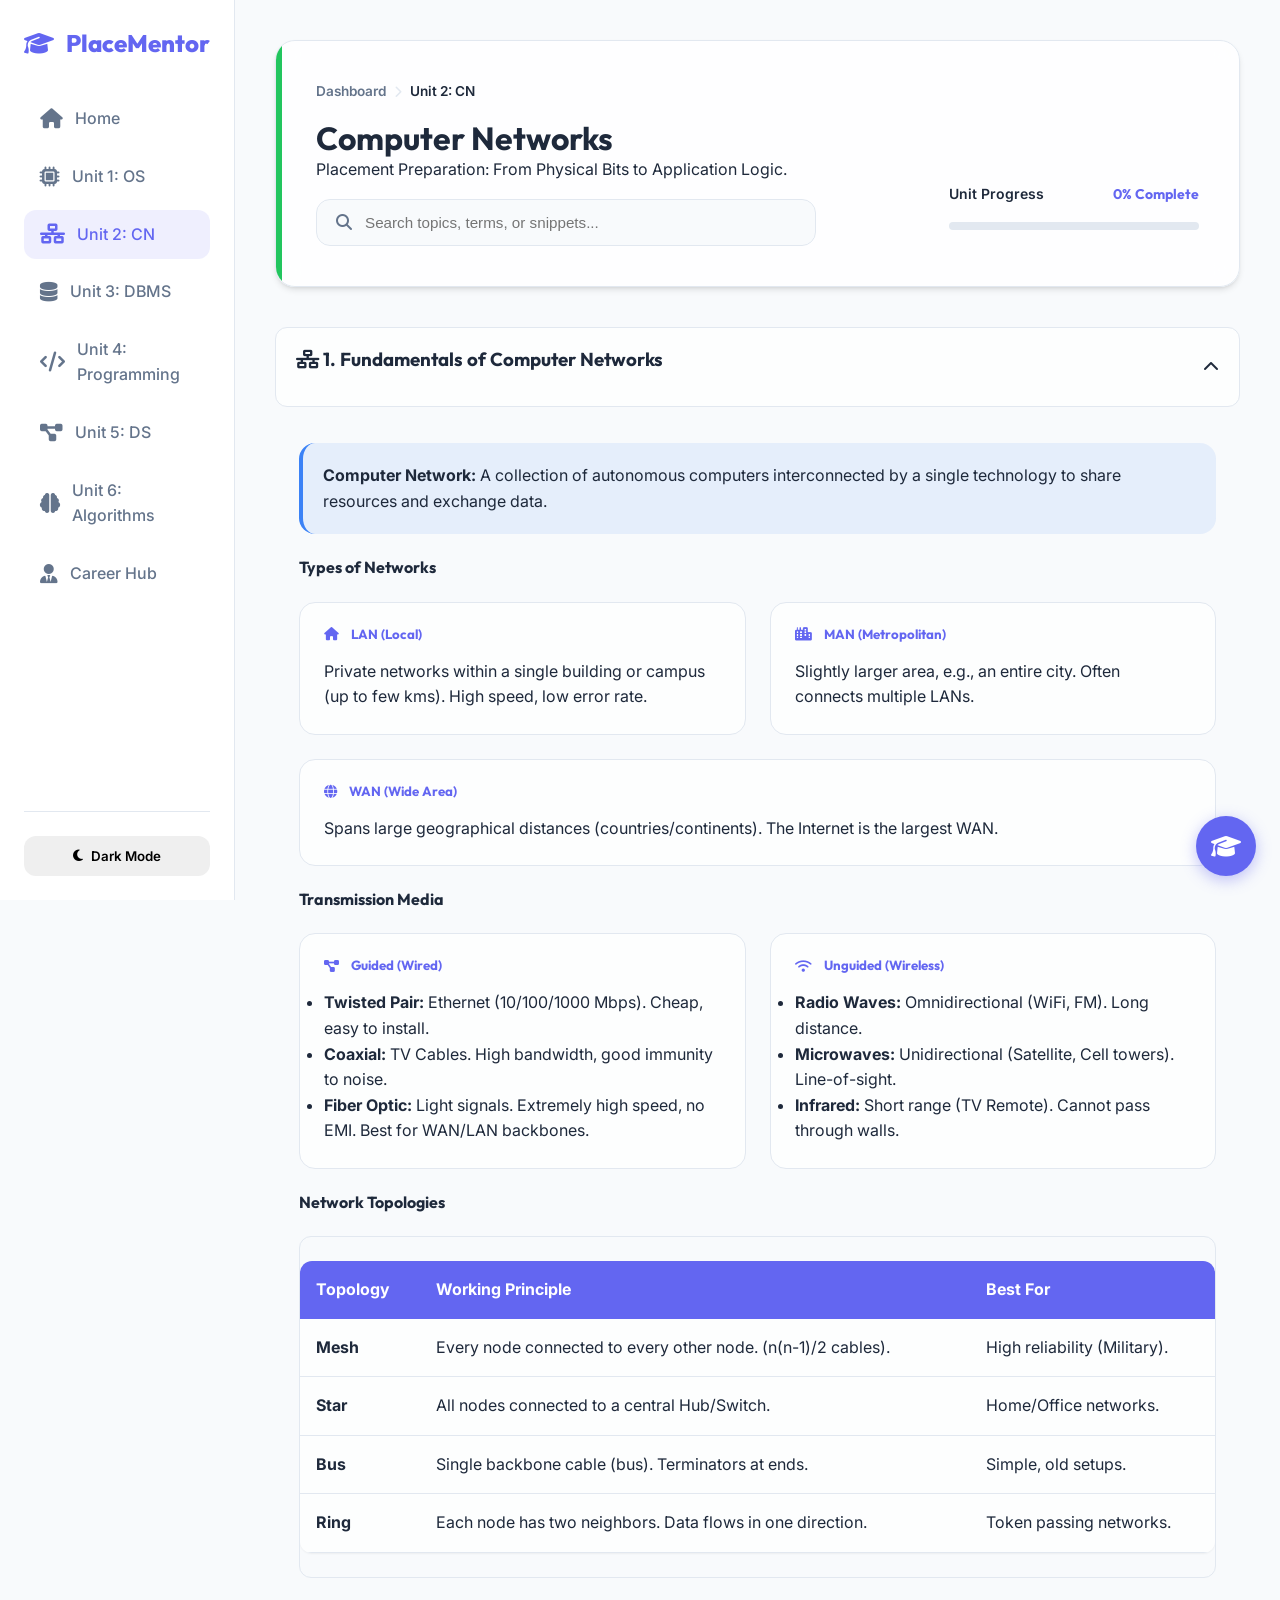
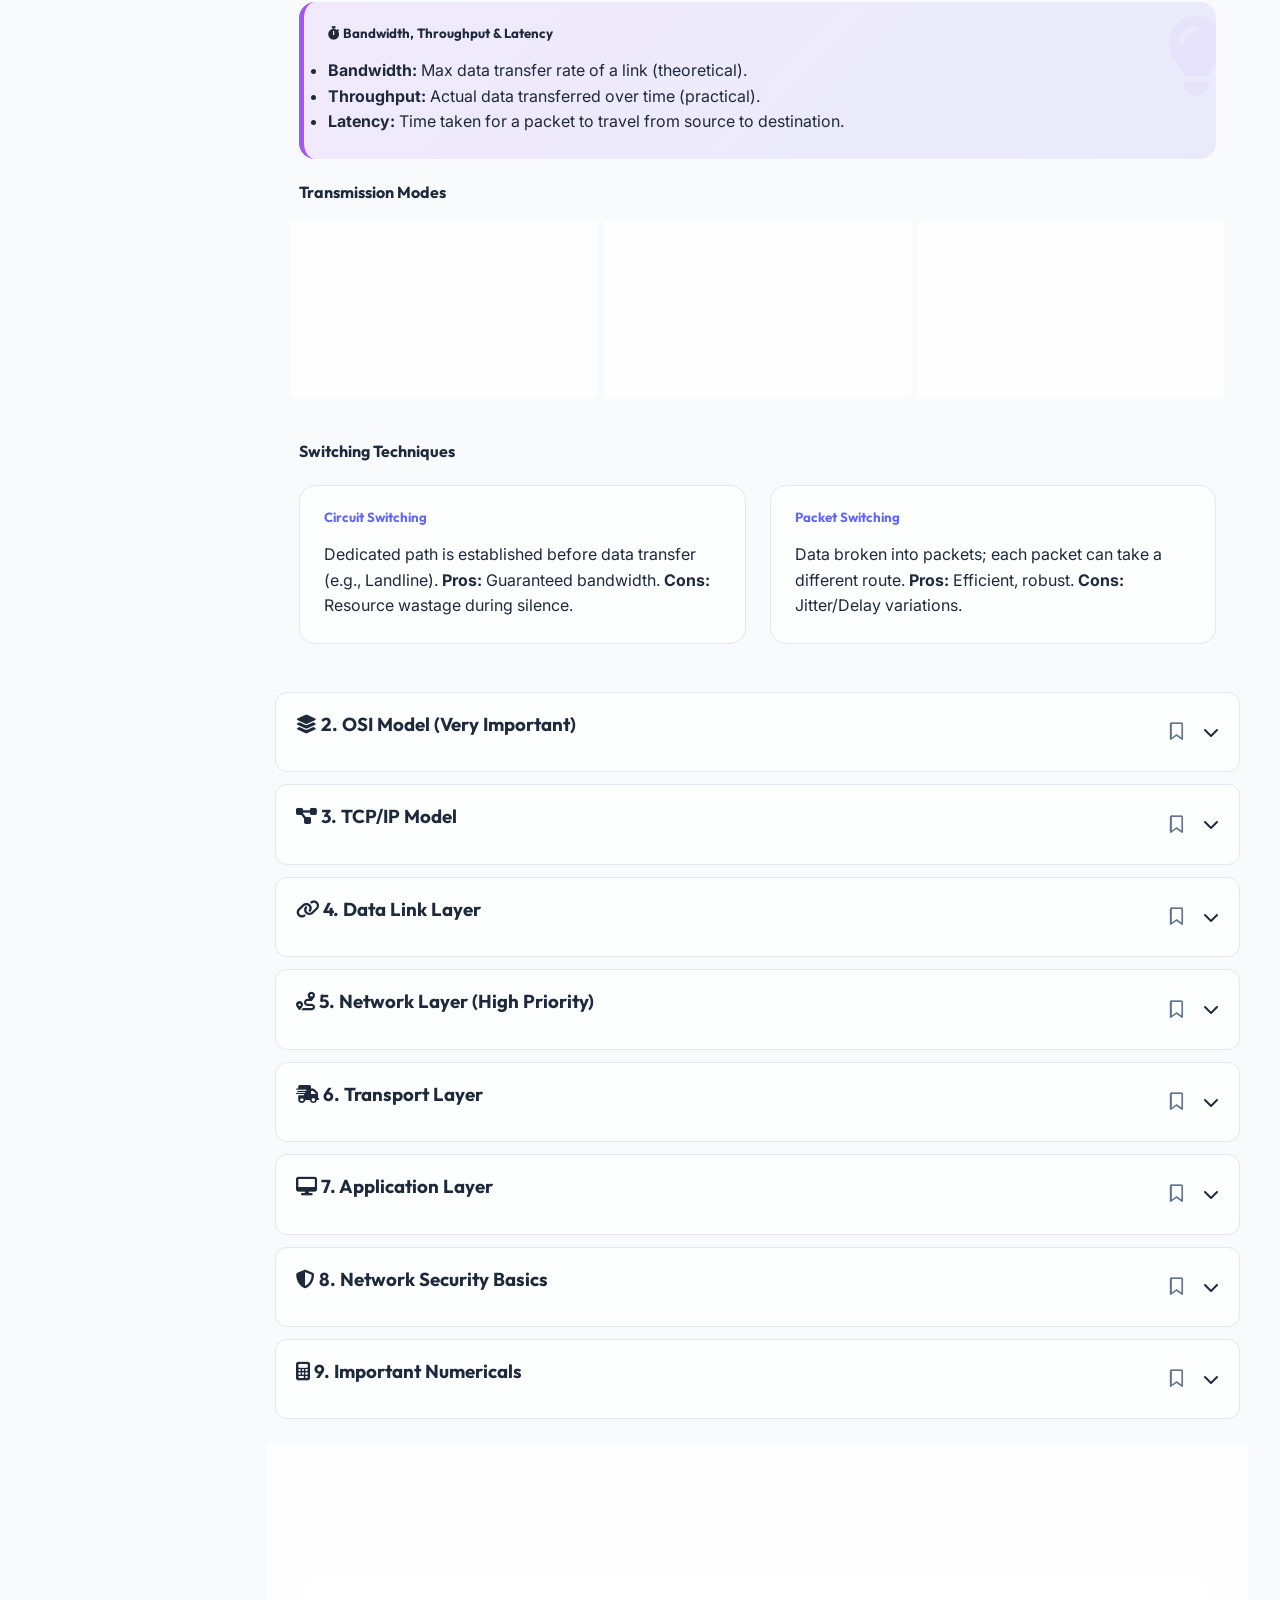
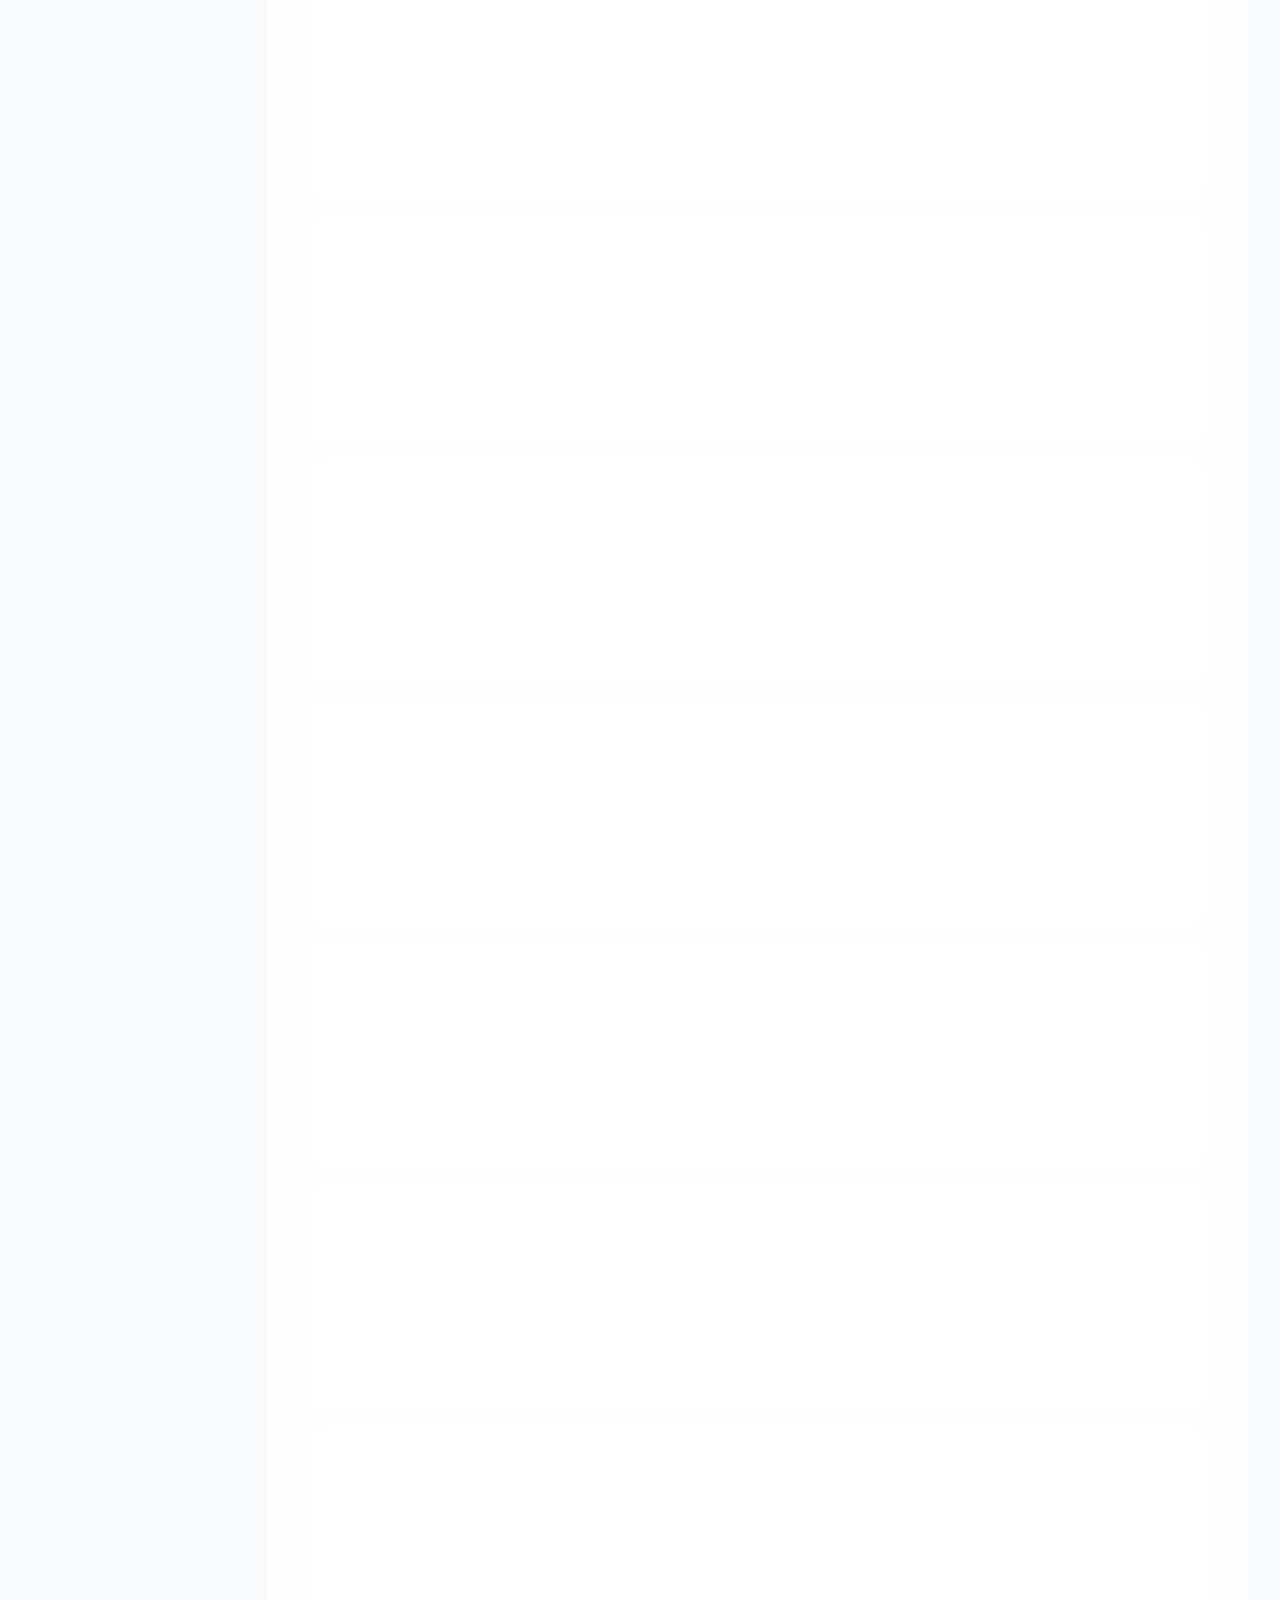
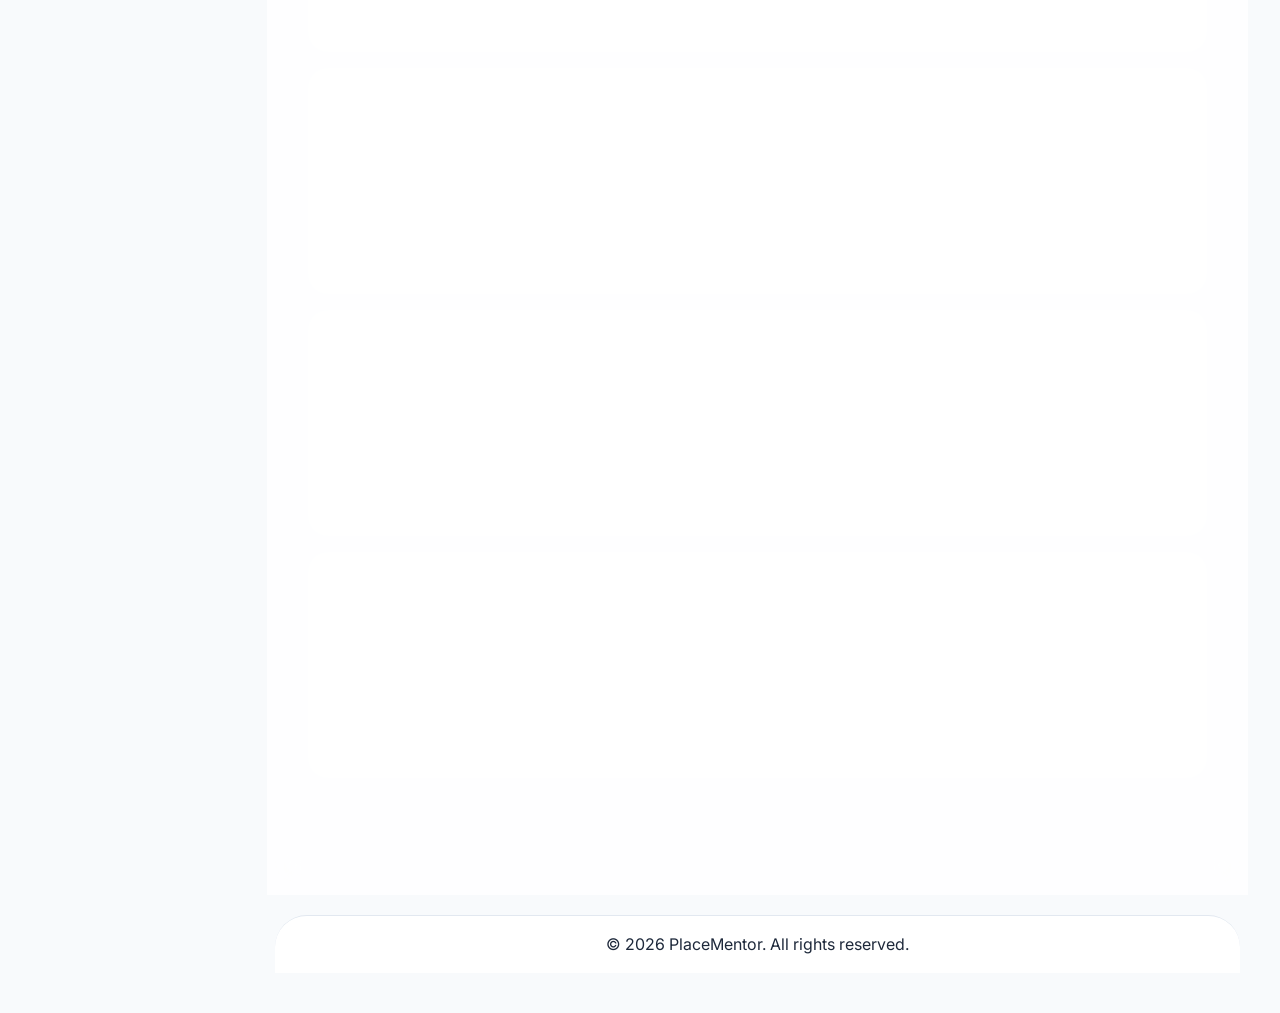
<file: unit2.html>
<!DOCTYPE html>
<html lang="en" data-theme="light">
<head>
    <meta charset="UTF-8">
    <meta name="viewport" content="width=device-width, initial-scale=1.0">
    <title>Unit 2: Computer Networking - PlaceMentor</title>
    <link rel="stylesheet" href="style.css">
    <link rel="stylesheet" href="https://cdnjs.cloudflare.com/ajax/libs/font-awesome/6.4.0/css/all.min.css">
</head>
<body>
    <div id="app-container">
        <!-- Sidebar Navigation -->
        <aside class="sidebar">
            <div class="sidebar-logo"><i class="fas fa-graduation-cap"></i>                <span>PlaceMentor</span>
</div>
            <nav class="nav-links">
                <li class="nav-item"><a href="index.html" class="nav-link"><i class="fas fa-home"></i><span>Home</span></a></li>
                <li class="nav-item"><a href="unit1.html" class="nav-link"><i class="fas fa-microchip"></i><span>Unit 1: OS</span></a></li>
                <li class="nav-item"><a href="unit2.html" class="nav-link active"><i class="fas fa-network-wired"></i><span>Unit 2: CN</span></a></li>
                <li class="nav-item"><a href="unit3.html" class="nav-link"><i class="fas fa-database"></i><span>Unit 3: DBMS</span></a></li>
                <li class="nav-item"><a href="unit4.html" class="nav-link"><i class="fas fa-code"></i><span>Unit 4: Programming</span></a></li>
                <li class="nav-item"><a href="unit5.html" class="nav-link"><i class="fas fa-project-diagram"></i><span>Unit 5: DS</span></a></li>
                <li class="nav-item"><a href="unit6.html" class="nav-link"><i class="fas fa-brain"></i><span>Unit 6: Algorithms</span></a></li>
                <li class="nav-item"><a href="career.html" class="nav-link"><i class="fas fa-user-tie"></i><span>Career Hub</span></a></li>
            </nav>
            <div class="sidebar-footer">
                <button id="theme-toggle" class="btn w-full">
                    <i class="fas fa-moon"></i>
                    <span>Toggle Theme</span>
                </button>
            </div>
        </aside>

        <main class="main-content">
            <header class="glass-card unit-page-header border-success">
                <div class="header-nav">
                    <a href="index.html">Dashboard</a>
                    <i class="fas fa-chevron-right"></i>
                    <span>Unit 2: CN</span>
                </div>
                <div class="unit-header-content">
                    <div class="unit-header-left">
                        <h1 class="mb-0">Computer Networks</h1>
                        <p class="text-muted">Placement Preparation: From Physical Bits to Application Logic.</p>
                        <div class="search-wrapper mt-4">
                            <i class="fas fa-search"></i>
                            <input type="text" id="search-input" placeholder="Search topics, terms, or snippets..." autocomplete="off">
                        </div>
                    </div>
                    <div class="unit-header-right">
                        <div class="flex-between mb-2">
                            <span class="progress-label">Unit Progress</span>
                            <span class="progress-text">0% Complete</span>
                        </div>
                        <div class="progress-container">
                            <div class="progress-bar"></div>
                        </div>
                    </div>
                </div>
            </header>

            <!-- 1. FUNDAMENTALS -->
            <div class="collapsible-header active">
                <h3><i class="fas fa-network-wired"></i> 1. Fundamentals of Computer Networks</h3>
                <i class="fas fa-chevron-down chevron-icon"></i>
            </div>
            <div class="collapsible-content active">
                <div class="benefit-grid mb-4">
                    <div class="info-box definition mb-0">
                        <p><strong>Computer Network:</strong> A collection of autonomous computers interconnected by a single technology to share resources and exchange data.</p>
                    </div>
                </div>

                <h4>Types of Networks</h4>
                <div class="compare-grid">
                    <div class="compare-card">
                        <h5><i class="fas fa-home"></i> LAN (Local)</h5>
                        <p>Private networks within a single building or campus (up to few kms). High speed, low error rate.</p>
                    </div>
                    <div class="compare-card">
                        <h5><i class="fas fa-city"></i> MAN (Metropolitan)</h5>
                        <p>Slightly larger area, e.g., an entire city. Often connects multiple LANs.</p>
                    </div>
                    <div class="compare-card" style="grid-column: span 2;">
                        <h5><i class="fas fa-globe"></i> WAN (Wide Area)</h5>
                        <p>Spans large geographical distances (countries/continents). The Internet is the largest WAN.</p>
                    </div>
                </div>

                <h4>Transmission Media</h4>
                <div class="compare-grid mb-4">
                    <div class="compare-card">
                        <h5><i class="fas fa-project-diagram"></i> Guided (Wired)</h5>
                        <ul>
                            <li><strong>Twisted Pair:</strong> Ethernet (10/100/1000 Mbps). Cheap, easy to install.</li>
                            <li><strong>Coaxial:</strong> TV Cables. High bandwidth, good immunity to noise.</li>
                            <li><strong>Fiber Optic:</strong> Light signals. Extremely high speed, no EMI. Best for WAN/LAN backbones.</li>
                        </ul>
                    </div>
                    <div class="compare-card">
                        <h5><i class="fas fa-wifi"></i> Unguided (Wireless)</h5>
                        <ul>
                            <li><strong>Radio Waves:</strong> Omnidirectional (WiFi, FM). Long distance.</li>
                            <li><strong>Microwaves:</strong> Unidirectional (Satellite, Cell towers). Line-of-sight.</li>
                            <li><strong>Infrared:</strong> Short range (TV Remote). Cannot pass through walls.</li>
                        </ul>
                    </div>
                </div>

                <h4>Network Topologies</h4>
                <div class="tech-table-wrapper">
                    <table class="tech-table">
                        <thead><tr><th>Topology</th><th>Working Principle</th><th>Best For</th></tr></thead>
                        <tbody>
                            <tr><td><strong>Mesh</strong></td><td>Every node connected to every other node. (n(n-1)/2 cables).</td><td>High reliability (Military).</td></tr>
                            <tr><td><strong>Star</strong></td><td>All nodes connected to a central Hub/Switch.</td><td>Home/Office networks.</td></tr>
                            <tr><td><strong>Bus</strong></td><td>Single backbone cable (bus). Terminators at ends.</td><td>Simple, old setups.</td></tr>
                            <tr><td><strong>Ring</strong></td><td>Each node has two neighbors. Data flows in one direction.</td><td>Token passing networks.</td></tr>
                        </tbody>
                    </table>
                </div>

                <div class="placement-tip">
                    <h5><i class="fas fa-stopwatch"></i> Bandwidth, Throughput & Latency</h5>
                    <ul>
                        <li><strong>Bandwidth:</strong> Max data transfer rate of a link (theoretical).</li>
                        <li><strong>Throughput:</strong> Actual data transferred over time (practical).</li>
                        <li><strong>Latency:</strong> Time taken for a packet to travel from source to destination.</li>
                    </ul>
                </div>

                <h4>Transmission Modes</h4>
                <div class="benefit-grid">
                    <div class="glass-card p-4 text-center">
                        <i class="fas fa-arrow-right color-primary"></i>
                        <h6>Simplex</h6>
                        <p class="small text-muted">One-way only (TV/Radio).</p>
                    </div>
                    <div class="glass-card p-4 text-center">
                        <i class="fas fa-exchange-alt color-secondary"></i>
                        <h6>Half-Duplex</h6>
                        <p class="small text-muted">Both ways, but not at once (Walkie-Talkie).</p>
                    </div>
                    <div class="glass-card p-4 text-center">
                        <i class="fas fa-arrows-alt-h color-success"></i>
                        <h6>Full-Duplex</h6>
                        <p class="small text-muted">Simultaneous two-way (Mobile Call).</p>
                    </div>
                </div>

                <h4>Switching Techniques</h4>
                <div class="compare-grid">
                    <div class="compare-card">
                        <h5>Circuit Switching</h5>
                        <p>Dedicated path is established before data transfer (e.g., Landline). <strong>Pros:</strong> Guaranteed bandwidth. <strong>Cons:</strong> Resource wastage during silence.</p>
                    </div>
                    <div class="compare-card">
                        <h5>Packet Switching</h5>
                        <p>Data broken into packets; each packet can take a different route. <strong>Pros:</strong> Efficient, robust. <strong>Cons:</strong> Jitter/Delay variations.</p>
                    </div>
                </div>
            </div>

            <!-- 2. OSI MODEL -->
            <div class="collapsible-header">
                <h3><i class="fas fa-layer-group"></i> 2. OSI Model (Very Important)</h3>
                
                <div class="header-actions">
                    <button class="bookmark-btn" data-bookmark-id="unit2_sec2" onclick="toggleBookmark('unit2_sec2')">
                        <i class="far fa-bookmark"></i>
                    </button>
                    <i class="fas fa-chevron-down chevron-icon"></i>
                </div>
                </i>
            </div>
            <div class="collapsible-content">
                <p>The Open Systems Interconnection (OSI) model is a conceptual framework with 7 layers.</p>
                
                <div class="osi-stack">
                    <div class="osi-layer" style="background: #ef4444;" onclick="showLayer(7)">7. Application (Data)</div>
                    <div class="osi-layer" style="background: #f59e0b;" onclick="showLayer(6)">6. Presentation (Data)</div>
                    <div class="osi-layer" style="background: #22c55e;" onclick="showLayer(5)">5. Session (Data)</div>
                    <div class="osi-layer" style="background: #3b82f6;" onclick="showLayer(4)">4. Transport (Segments)</div>
                    <div class="osi-layer" style="background: #6366f1;" onclick="showLayer(3)">3. Network (Packets)</div>
                    <div class="osi-layer" style="background: #a855f7;" onclick="showLayer(2)">2. Data Link (Frames)</div>
                    <div class="osi-layer" style="background: #ec4899;" onclick="showLayer(1)">1. Physical (Bits)</div>
                </div>
                <div id="osi-info" class="layer-info">
                    <p style="text-align: center; color: var(--text-muted);">Click a layer to view Placement Notes</p>
                </div>

                <h4 class="mt-4">Visual: Encapsulation Process</h4>
                <div class="encap-container glass-card">
                    <div class="encap-layer" style="background: #ef4444; width: 120px;">Data</div>
                    <div class="encap-layer" style="background: #3b82f6; width: 160px;">Segment</div>
                    <div class="encap-layer" style="background: #6366f1; width: 200px;">Packet</div>
                    <div class="encap-layer" style="background: #a855f7; width: 240px;">Frame</div>
                    <div class="encap-layer" style="background: #ec4899; width: 260px;">Bits</div>
                    <p class="small text-muted mt-2">Hover to see headers being added (Encapsulation)</p>
                </div>

                <h4>Devices at Each Layer</h4>
                <div class="tech-table-wrapper">
                    <table class="tech-table">
                        <thead><tr><th>Layer</th><th>Device</th><th>Function</th></tr></thead>
                        <tbody>
                            <tr><td>Physical</td><td>Hub, Repeater</td><td>Bits broadcasting, signal regeneration.</td></tr>
                            <tr><td>Data Link</td><td>Switch, Bridge</td><td>MAC based forwarding, collision domain separation.</td></tr>
                            <tr><td>Network</td><td>Router, L3 Switch</td><td>IP based routing, broadcast domain separation.</td></tr>
                        </tbody>
                    </table>
                </div>

                <h4>OSI vs TCP/IP Model</h4>
                <div class="tech-table-wrapper">
                    <table class="tech-table">
                        <thead><tr><th>Feature</th><th>OSI Model</th><th>TCP/IP Model</th></tr></thead>
                        <tbody>
                            <tr><td>Number of Layers</td><td>7 Layers</td><td>4 Layers (RFC 1122)</td></tr>
                            <tr><td>Implementation</td><td>Theoretical / Reference</td><td>Practical / Implementation</td></tr>
                            <tr><td>Approach</td><td>Vertical (Strict layering)</td><td>Horizontal (Loose integration)</td></tr>
                            <tr><td>Session/Presentation</td><td>Separate Layers</td><td>Integrated in Application Layer</td></tr>
                        </tbody>
                    </table>
                </div>
           
                <button class="mark-read-btn" data-section-idx="0" onclick="markSectionRead('unit2', 0, this)">
                    <i class="far fa-check-circle"></i> Mark as Read
                </button>
             </div>

            <!-- 3. TCP/IP MODEL -->
            <div class="collapsible-header">
                <h3><i class="fas fa-project-diagram"></i> 3. TCP/IP Model</h3>
                
                <div class="header-actions">
                    <button class="bookmark-btn" data-bookmark-id="unit2_sec3" onclick="toggleBookmark('unit2_sec3')">
                        <i class="far fa-bookmark"></i>
                    </button>
                    <i class="fas fa-chevron-down chevron-icon"></i>
                </div>
                </i>
            </div>
            <div class="collapsible-content">
                <div class="compare-grid">
                    <div class="compare-card tcp">
                        <h5>TCP (Transmission Control Protocol)</h5>
                        <ul>
                            <li>Connection-oriented.</li>
                            <li>Reliable (Retransmission).</li>
                            <li>Byte-stream oriented.</li>
                            <li>Flow & Congestion control.</li>
                        </ul>
                    </div>
                    <div class="compare-card udp">
                        <h5>UDP (User Datagram Protocol)</h5>
                        <ul>
                            <li>Connectionless.</li>
                            <li>Unreliable (Best effort).</li>
                            <li>Message-oriented.</li>
                            <li>Fast (Low overhead).</li>
                        </ul>
                    </div>
                </div>

                <div class="tech-table-wrapper">
                    <table class="tech-table">
                        <thead><tr><th>Feature</th><th>TCP</th><th>UDP</th></tr></thead>
                        <tbody>
                            <tr><td>Header Size</td><td>20 - 60 Bytes</td><td>8 Bytes</td></tr>
                            <tr><td>Retransmission</td><td>Yes (if lost)</td><td>No</td></tr>
                            <tr><td>Flow Control</td><td>Yes (Windowing)</td><td>No</td></tr>
                            <tr><td>Port Addressing</td><td>Process-to-process</td><td>Process-to-process</td></tr>
                        </tbody>
                    </table>
                </div>

                <h4>TCP 3-Way Handshake (Connection Establishment)</h4>
                <div class="handshake-container">
                    <div class="handshake-actor">
                        <i class="fas fa-laptop"></i>
                        <p>Client</p>
                    </div>
                    <div class="handshake-lines">
                        <div class="handshake-packet packet-syn">SYN (Seq=X)</div>
                        <div class="handshake-packet packet-syn-ack">SYN+ACK (Seq=Y, Ack=X+1)</div>
                        <div class="handshake-packet packet-ack">ACK (Ack=Y+1)</div>
                    </div>
                    <div class="handshake-actor">
                        <i class="fas fa-server"></i>
                        <p>Server</p>
                    </div>
                </div>

                <div class="placement-tip">
                    <p><strong>Why 3-way?</strong> To ensure both sides can send and receive. It prevents "Delayed Duplicate" packets from creating ghost connections.</p>
                </div>
           
                <button class="mark-read-btn" data-section-idx="1" onclick="markSectionRead('unit2', 1, this)">
                    <i class="far fa-check-circle"></i> Mark as Read
                </button>
             </div>

            <!-- 4. DATA LINK LAYER -->
            <div class="collapsible-header">
                <h3><i class="fas fa-link"></i> 4. Data Link Layer</h3>
                
                <div class="header-actions">
                    <button class="bookmark-btn" data-bookmark-id="unit2_sec4" onclick="toggleBookmark('unit2_sec4')">
                        <i class="far fa-bookmark"></i>
                    </button>
                    <i class="fas fa-chevron-down chevron-icon"></i>
                </div>
                </i>
            </div>
            <div class="collapsible-content">
                <h4>Framing & MAC Addressing</h4>
                <p><strong>Framing:</strong> Breaking bitstream into manageable units called Frames. Uses methods like Character Count or Bit Stuffing.</p>
                <div class="info-box definition">
                    <p><strong>MAC Address:</strong> 48-bit (6 bytes) physical address. Example: <code>00:1A:2B:3C:4D:5E</code>. First 3 bytes are OUI (Manufacturer ID).</p>
                </div>

                <h4>Multiple Access Protocols</h4>
                <div class="compare-grid">
                    <div class="compare-card">
                        <h5>ALOHA (The Pioneer)</h5>
                        <ul>
                            <li><strong>Pure ALOHA:</strong> Send whenever data is ready. Max Efficiency = 18.4%.</li>
                            <li><strong>Slotted ALOHA:</strong> Time is divided into slots. Send only at start of slot. Max Efficiency = 36.8%.</li>
                        </ul>
                    </div>
                    <div class="compare-card">
                        <h5>CSMA (Carrier Sense)</h5>
                        <ul>
                            <li><strong>CSMA/CD:</strong> Collision Detection. Used in Ethernet (Wired). Stops sending as soon as collision is detected.</li>
                            <li><strong>CSMA/CA:</strong> Collision Avoidance. Used in WiFi (Wireless). Uses RTS/CTS to avoid collisions.</li>
                        </ul>
                    </div>
                </div>

                <h4>Framing: Bit Stuffing Example</h4>
                <div class="numerical-box">
                    <p><strong>Pattern:</strong> <code>01111110</code> (Flag). If data has five 1s, add a 0.</p>
                    <p><strong>Input:</strong> <code>111111</code> → <strong>Output:</strong> <code>1111101</code> (Stuffing 0 after five 1s).</p>
                    <p class="small text-muted">Helps receiver identify where frame ends.</p>
                </div>

                <h4>Error Detection vs Correction</h4>
                <div class="compare-grid mb-4">
                    <div class="compare-card">
                        <h5>Error Detection</h5>
                        <p>Finding if data was corrupted (Parity, Checksum, CRC). Only 1 bit needed usually.</p>
                    </div>
                    <div class="compare-card">
                        <h5>Error Correction</h5>
                        <p>Repairing corrupted data without retransmission (Hamming Code). Requires more redundant bits.</p>
                    </div>
                </div>

                <h4>Error Detection: CRC (Cyclic Redundancy Check)</h4>
                <div class="numerical-box">
                    <h6><span class="step-badge">Numerical</span> CRC Calculation Example</h6>
                    <p><strong>Data:</strong> 1010, <strong>Generator (G):</strong> 101</p>
                    <ol>
                        <li>Append (G-1) zeros to data: 1010 + 00 = 101000</li>
                        <li>Divide 101000 by 101 using XOR.</li>
                        <li>Remainder + Data = Transmitted Frame.</li>
                    </ol>
                </div>

                <h4>Flow Control</h4>
                <ul>
                    <li><strong>Stop-and-Wait:</strong> Efficiency = 1 / (1 + 2a). Safe but slow.</li>
                    <li><strong>Sliding Window:</strong> Allows multiple frames in flight. (Go-Back-N, Selective Repeat).</li>
                </ul>
           
                <button class="mark-read-btn" data-section-idx="2" onclick="markSectionRead('unit2', 2, this)">
                    <i class="far fa-check-circle"></i> Mark as Read
                </button>
             </div>

            <!-- 5. NETWORK LAYER -->
            <div class="collapsible-header">
                <h3><i class="fas fa-route"></i> 5. Network Layer (High Priority)</h3>
                
                <div class="header-actions">
                    <button class="bookmark-btn" data-bookmark-id="unit2_sec5" onclick="toggleBookmark('unit2_sec5')">
                        <i class="far fa-bookmark"></i>
                    </button>
                    <i class="fas fa-chevron-down chevron-icon"></i>
                </div>
                </i>
            </div>
            <div class="collapsible-content">
                <h4>IP Addressing (IPv4)</h4>
                <div class="tech-table-wrapper">
                    <table class="tech-table">
                        <thead><tr><th>Class</th><th>Range</th><th>Net/Host Bits</th><th>Format</th></tr></thead>
                        <tbody>
                            <tr><td>A</td><td>1 - 126</td><td>8 / 24</td><td>N.H.H.H</td></tr>
                            <tr><td>B</td><td>128 - 191</td><td>16 / 16</td><td>N.N.H.H</td></tr>
                            <tr><td>C</td><td>192 - 223</td><td>24 / 8</td><td>N.N.N.H</td></tr>
                        </tbody>
                    </table>
                </div>
                
                <div class="placement-tip">
                    <h5><i class="fas fa-file-invoice"></i> IPv4 Header Fields</h5>
                    <ul>
                        <li><strong>Version:</strong> Ver 4 or 6. (4 bits).</li>
                        <li><strong>IHL:</strong> Internet Header Length (5 words = 20 bytes min).</li>
                        <li><strong>TTL:</strong> Time To Live (Decremented by each router). Prevents infinite looping.</li>
                        <li><strong>Protocol:</strong> Defines next layer (TCP=6, UDP=17).</li>
                    </ul>
                </div>

                <div class="info-box definition">
                    <h5>NAT (Network Address Translation)</h5>
                    <p>Allows multiple devices in a private network to share a single public IP. Useful for saving IPv4 address space.</p>
                </div>

                <div class="placement-tip">
                    <p><strong>Subnetting Tip:</strong> Number of subnets = 2<sup>borrowed_bits</sup>. Number of hosts = 2<sup>host_bits</sup> - 2 (Minus Network ID and Broadcast ID).</p>
                </div>

                <h4>Routing Algorithms</h4>
                <ul>
                    <li><strong>Distance Vector (RIP):</strong> Bellman-Ford algorithm. Shares full table with neighbors. Problem: <em>Count to Infinity</em>.</li>
                    <li><strong>Link State (OSPF):</strong> Dijkstra's algorithm. Shares local link state with everyone. Faster convergence.</li>
                </ul>
                <div class="info-box important">
                    <p><strong>ARP (L2.5):</strong> IP → MAC. <br> <strong>ICMP:</strong> Reporting errors (Ping/Traceroute).</p>
                </div>
           
                <button class="mark-read-btn" data-section-idx="3" onclick="markSectionRead('unit2', 3, this)">
                    <i class="far fa-check-circle"></i> Mark as Read
                </button>
             </div>

            <!-- 6. TRANSPORT LAYER -->
            <div class="collapsible-header">
                <h3><i class="fas fa-shipping-fast"></i> 6. Transport Layer</h3>
                
                <div class="header-actions">
                    <button class="bookmark-btn" data-bookmark-id="unit2_sec6" onclick="toggleBookmark('unit2_sec6')">
                        <i class="far fa-bookmark"></i>
                    </button>
                    <i class="fas fa-chevron-down chevron-icon"></i>
                </div>
                </i>
            </div>
            <div class="collapsible-content">
                <h4>Congestion Control</h4>
                <p>TCP handles congestion using 4 phases:</p>
                <ol>
                    <li><strong>Slow Start:</strong> Exponentially increase window size (1, 2, 4, 8...).</li>
                    <li><strong>Congestion Avoidance:</strong> Increase linearly after reaching threshold level.</li>
                    <li><strong>Fast Retransmit:</strong> Upon 3 duplicate ACKs.</li>
                    <li><strong>Fast Recovery:</strong> Skip slow start if some packets are getting through.</li>
                </ol>
                <div class="info-box interview">
                    <p><strong>Port Numbers:</strong> Well-known ports are 0-1023. Example: 80 (HTTP), 443 (HTTPS), 53 (DNS).</p>
                </div>
           
                <button class="mark-read-btn" data-section-idx="4" onclick="markSectionRead('unit2', 4, this)">
                    <i class="far fa-check-circle"></i> Mark as Read
                </button>
             </div>

            <!-- 7. APPLICATION LAYER -->
            <div class="collapsible-header">
                <h3><i class="fas fa-desktop"></i> 7. Application Layer</h3>
                
                <div class="header-actions">
                    <button class="bookmark-btn" data-bookmark-id="unit2_sec7" onclick="toggleBookmark('unit2_sec7')">
                        <i class="far fa-bookmark"></i>
                    </button>
                    <i class="fas fa-chevron-down chevron-icon"></i>
                </div>
                </i>
            </div>
            <div class="collapsible-content">
                <h4>What happens when you type a URL? (Master Question)</h4>
                <div class="numerical-box" style="background: rgba(var(--primary-rgb), 0.05);">
                    <ol>
                        <li><strong>DNS Lookup:</strong> Browser checks cache → OS cache → Router cache → ISP (Recursive query to Root/TLD/Authoritative).</li>
                        <li><strong>TCP Handshake:</strong> Establishment of 3-way handshake with the server's IP.</li>
                        <li><strong>HTTP Request:</strong> Browser sends GET request.</li>
                        <li><strong>Server Response:</strong> Server sends 200 OK and index.html.</li>
                        <li><strong>Rendering:</strong> Browser parses HTML, CSS, and JS to show the page.</li>
                    </ol>
                </div>
                <div class="compare-grid">
                    <div class="compare-card">
                        <h5>HTTP vs HTTPS</h5>
                        <p>HTTPS = HTTP + SSL/TLS. Port 443. Encrypted and Authenticated.</p>
                    </div>
                    <div class="compare-card">
                        <h5>HTTP Versions (Interview Core)</h5>
                        <ul>
                            <li><strong>HTTP 1.1:</strong> Persistent connections, Pipelining (Sequential).</li>
                            <li><strong>HTTP 2:</strong> Multiplexing, Header compression (HPACK). Parallel requests over 1 TCP.</li>
                            <li><strong>HTTP 3:</strong> Uses QUIC instead of TCP. Solves Head-of-line blocking.</li>
                        </ul>
                    </div>
                </div>
           
                <button class="mark-read-btn" data-section-idx="5" onclick="markSectionRead('unit2', 5, this)">
                    <i class="far fa-check-circle"></i> Mark as Read
                </button>
             </div>

            <!-- 8. NETWORK SECURITY BASICS -->
            <div class="collapsible-header">
                <h3><i class="fas fa-shield-alt"></i> 8. Network Security Basics</h3>
                
                <div class="header-actions">
                    <button class="bookmark-btn" data-bookmark-id="unit2_sec8" onclick="toggleBookmark('unit2_sec8')">
                        <i class="far fa-bookmark"></i>
                    </button>
                    <i class="fas fa-chevron-down chevron-icon"></i>
                </div>
                </i>
            </div>
            <div class="collapsible-content">
                <h4>Encryption Types</h4>
                <ul>
                    <li><strong>Symmetric:</strong> Same key for encryption and decryption (AES). Fast.</li>
                    <li><strong>Asymmetric:</strong> Different keys (Public for encryption, Private for decryption). RSA.</li>
                </ul>
                <div class="info-box important">
                    <p><strong>Common Attacks:</strong> <br>
                    - <strong>MiTM:</strong> Attacker sits between sender and receiver. <br>
                    - <strong>DDoS:</strong> Overwhelming a server with traffic from multiple sources.</p>
                </div>
           
                <button class="mark-read-btn" data-section-idx="6" onclick="markSectionRead('unit2', 6, this)">
                    <i class="far fa-check-circle"></i> Mark as Read
                </button>
             </div>

            <!-- 9. IMPORTANT NUMERICALS -->
            <div class="collapsible-header">
                <h3><i class="fas fa-calculator"></i> 9. Important Numericals</h3>
                
                <div class="header-actions">
                    <button class="bookmark-btn" data-bookmark-id="unit2_sec9" onclick="toggleBookmark('unit2_sec9')">
                        <i class="far fa-bookmark"></i>
                    </button>
                    <i class="fas fa-chevron-down chevron-icon"></i>
                </div>
                </i>
            </div>
            <div class="collapsible-content">
                <div class="numerical-box">
                    <h6>1. Delay Formula</h6>
                    <p><strong>Total Delay</strong> = Propagation Delay + Transmission Delay + Queuing Delay + Processing Delay</p>
                    <p>Transmission Delay = Packet Size / Bandwidth</p>
                    <p>Propagation Delay = Distance / Speed</p>
                </div>
                <div class="numerical-box">
                    <h6>2. Subnetting Problem</h6>
                    <p><strong>Q:</strong> Given 192.168.1.0/26, find number of hosts and mask.</p>
                    <p><strong>A:</strong> /26 means 26 net bits, 6 host bits. <br> Hosts = 2<sup>6</sup> - 2 = 62 usable hosts. <br> Mask = 255.255.255.192</p>
                </div>
                <div class="numerical-box" style="border-top: 3px solid var(--primary);">
                    <h6><i class="fas fa-calculator"></i> Interactive Subnet Calculator</h6>
                    <div class="subnet-calculator">
                        <div class="subnet-input-group">
                            <label for="cidr-in">CIDR Value (e.g. 24):</label>
                            <input type="number" id="cidr-in" class="subnet-input" value="24" min="0" max="32" oninput="calcSubnet()">
                        </div>
                        <div id="subnet-out">
                            <!-- Dynamic output from calcSubnet() -->
                        </div>
                    </div>
                </div>
                <div class="numerical-box">
                    <h6>3. Hamming Code (7, 4)</h6>
                    <p><strong>Data:</strong> 1011. Find Hamming bits (P1, P2, P4).</p>
                    <p><strong>Logic:</strong> P1 covers 1, 3, 5, 7. P2 covers 2, 3, 6, 7. P4 covers 4, 5, 6, 7. Use Even Parity.</p>
                    <p><strong>A:</strong> P1=0, P2=1, P4=0. Codeword = 0110011.</p>
                </div>
                <div class="numerical-box" style="border-color: var(--secondary);">
                    <h6>4. Routing: Dijkstra's Basic</h6>
                    <p><strong>Q:</strong> Shortest path from A to C if A-B=2, B-C=3, A-C=6.</p>
                    <p><strong>A:</strong> Path A→B→C (2+3=5) is shorter than direct A→C (6).</p>
                </div>
                <!-- 10. MOST IMPORTANT INTERVIEW TOPICS -->
                <div class="glass-card benefit-card border-purple mt-4">
                    <h2 class="color-purple text-center"><i class="fas fa-user-tie"></i> 10. Placement FAQ: Master List</h2>
                    <div class="text-left mt-4">
                        <ol class="pl-4">
                            <li class="mb-4">
                                <strong>1. Difference between Hub, Switch, and Router?</strong><br>
                                <span class="small text-muted">A Hub is at L1 (broadcasts everything). A Switch is at L2 (MAC-based, intelligent). A Router is at L3 (IP-based, connects different networks).</span>
                            </li>
                            <li class="mb-4">
                                <strong>2. What is a Gateway?</strong><br>
                                <span class="small text-muted">A node that serves as an entrance to another network, often used to connect a LAN to the Internet.</span>
                            </li>
                            <li class="mb-4">
                                <strong>3. Explain the 3-Way Handshake.</strong><br>
                                <span class="small text-muted">Client → SYN; Server → SYN-ACK; Client → ACK. It ensures reliable connection establishment.</span>
                            </li>
                            <li class="mb-4">
                                <strong>4. How does DNS work?</strong><br>
                                <span class="small text-muted">Converts human-readable names (google.com) to IP addresses using a hierarchical distributed database of Root, TLD, and Authoritative servers.</span>
                            </li>
                            <li class="mb-4">
                                <strong>5. What is the difference between IPv4 and IPv6?</strong><br>
                                <span class="small text-muted">IPv4 is 32-bit (numeric), IPv6 is 128-bit (hexadecimal). IPv6 provides nearly unlimited addresses and better security.</span>
                            </li>
                            <li class="mb-4">
                                <strong>6. What is the difference between MAC and IP Address?</strong><br>
                                <span class="small text-muted">MAC is physical (burned-in), unique for every device. IP is logical (assigned), unique for every device on a network.</span>
                            </li>
                            <li class="mb-4">
                                <strong>7. What happens in a 4-way TCP termination?</strong><br>
                                <span class="small text-muted">FIN → ACK; FIN → ACK. Ensures both sides are done sending data.</span>
                            </li>
                            <li class="mb-4">
                                <strong>8. What is the use of TTL in IP Header?</strong><br>
                                <span class="small text-muted">To prevent packets from looping infinitely. Each router decrements TTL; if it hits 0, packet is dropped.</span>
                            </li>
                            <li class="mb-4">
                                <strong>9. How does HTTPS provide security?</strong><br>
                                <span class="small text-muted">Uses SSL/TLS for Encryption (AES), Integrity (Hashing), and Authentication (Digital Certificates).</span>
                            </li>
                            <li class="mb-4">
                                <strong>10. Difference between CSMA/CD and CSMA/CA?</strong><br>
                                <span class="small text-muted">CD detects collisions (Ethernet). CA avoids collisions (WiFi) using RTS/CTS.</span>
                            </li>
                        </ol>
                        <p class="text-center mt-4"><a href="career.html" class="btn btn-primary">Mock Interview Prep</a></p>
                    </div>
                </div>

                <button class="mark-read-btn" data-section-idx="8" onclick="markSectionRead('unit2', 8, this)">
                    <i class="far fa-check-circle"></i> Mark as Read
                </button>
            </div>

            <!-- Quiz Section -->
            <section id="quiz-unit2" class="mt-4"></section>
            <div id="quiz-result-unit2" class="mt-4"></div>

            <!-- Footer Copyright (Optional) -->
            <footer class="text-center mt-4 p-4 text-muted border-top">
                <p>&copy; 2026 PlaceMentor. All rights reserved.</p>
            </footer>
        </main>
    </div>

    <script src="script.js?v=2.1.1"></script>
    <script>
        const layers = {
            7: { 
                name: "Application", 
                func: "User-level services & interfaces.", 
                note: "Protocols: HTTP, DNS, SMTP, FTP. This is where users interact with the network." 
            },
            6: { 
                name: "Presentation", 
                func: "Data formatting, translation, encryption.", 
                note: "Deals with Syntax and Semantics. Example: Converting ASCII to EBCDIC, SSL/TLS encryption." 
            },
            5: { 
                name: "Session", 
                func: "Session management & synchronization.", 
                note: "Maintains 'dialogues'. Checkpointing and recovery happen here." 
            },
            4: { 
                name: "Transport", 
                func: "End-to-end delivery & segmentation.", 
                note: "TCP vs UDP. Handles Error control, Flow control, and Port Addressing (65535 ports)." 
            },
            3: { 
                name: "Network", 
                func: "Routing, logical addressing & path selection.", 
                note: "IP Address lives here. Devices: Router. Protocols: ICMP, ARP, OSPF, RIP." 
            },
            2: { 
                name: "Data Link", 
                func: "Physical addressing & hop-to-hop delivery.", 
                note: "Frames bits. Divided into LLC and MAC sublayers. Devices: Switch, Bridge." 
            },
            1: { 
                name: "Physical", 
                func: "Transmission of raw bits over medium.", 
                note: "Deals with cables, voltage, and signal levels. Devices: Hub, Repeater." 
            }
        };
        function showLayer(n) {
            const l = layers[n];
            document.getElementById('osi-info').innerHTML = `
                <div class="visual-node bg-info mb-2" style="display:inline-flex; border-radius: 5px;">${l.name} Layer</div>
                <p><strong>Primary Function:</strong> ${l.func}</p>
                <div class="placement-tip mt-2" style="margin: 0; padding: 1rem;">
                    <p><strong>Placement Note:</strong> ${l.note}</p>
                </div>
            `;
        }
        function calcSubnet() {
            const cidr = parseInt(document.getElementById('cidr-in').value);
            if(cidr < 0 || cidr > 32) return;
            const hosts = Math.pow(2, 32-cidr) - 2;
            document.getElementById('subnet-out').innerHTML = `
                <div class="numerical-box mb-0">
                    <p>Usable Hosts: <strong>${hosts < 0 ? 0 : hosts.toLocaleString()}</strong></p>
                    <p>Subnet Mask: <strong>/${cidr}</strong></p>
                    <p class="small text-muted">Formula: 2^(32 - CIDR) - 2</p>
                </div>`;
        }
        document.addEventListener('DOMContentLoaded', () => {
             if (window.calcSubnet) calcSubnet();
             const quizData = [
                { question: "Which layer handles MAC addresses?", options: ["Network", "Data Link", "Physical", "Transport"], answer: 1 },
                { question: "Port number for DNS?", options: ["80", "53", "443", "21"], answer: 1 },
                { question: "TCP is known as?", options: ["Best effort", "Connectionless", "Connection-oriented", "Fastest"], answer: 2 },
                { question: "Address for localhost?", options: ["127.0.0.1", "192.168.1.1", "0.0.0.0", "1.1.1.1"], answer: 0 },
                { question: "DHCP protocol usage?", options: ["File transfer", "Dynamic IP assignment", "Email sending", "Web browsing"], answer: 1 },
                { question: "IPv6 size in bits?", options: ["32", "64", "128", "256"], answer: 2 },
                { question: "Device used to connect different networks?", options: ["Switch", "Hub", "Router", "Modem"], answer: 2 },
                { question: "Default mask for Class B?", options: ["255.0.0.0", "255.255.0.0", "255.255.255.0", "255.255.255.255"], answer: 1 },
                { question: "Protocol mapping IP to MAC?", options: ["RARP", "ARP", "DHCP", "DNS"], answer: 1 },
                { question: "HTTPS port?", options: ["80", "443", "8080", "143"], answer: 1 }
            ];
            if(window.handleQuiz) handleQuiz('unit2', quizData);
        });
    </script>
</body>
</html>
</file>
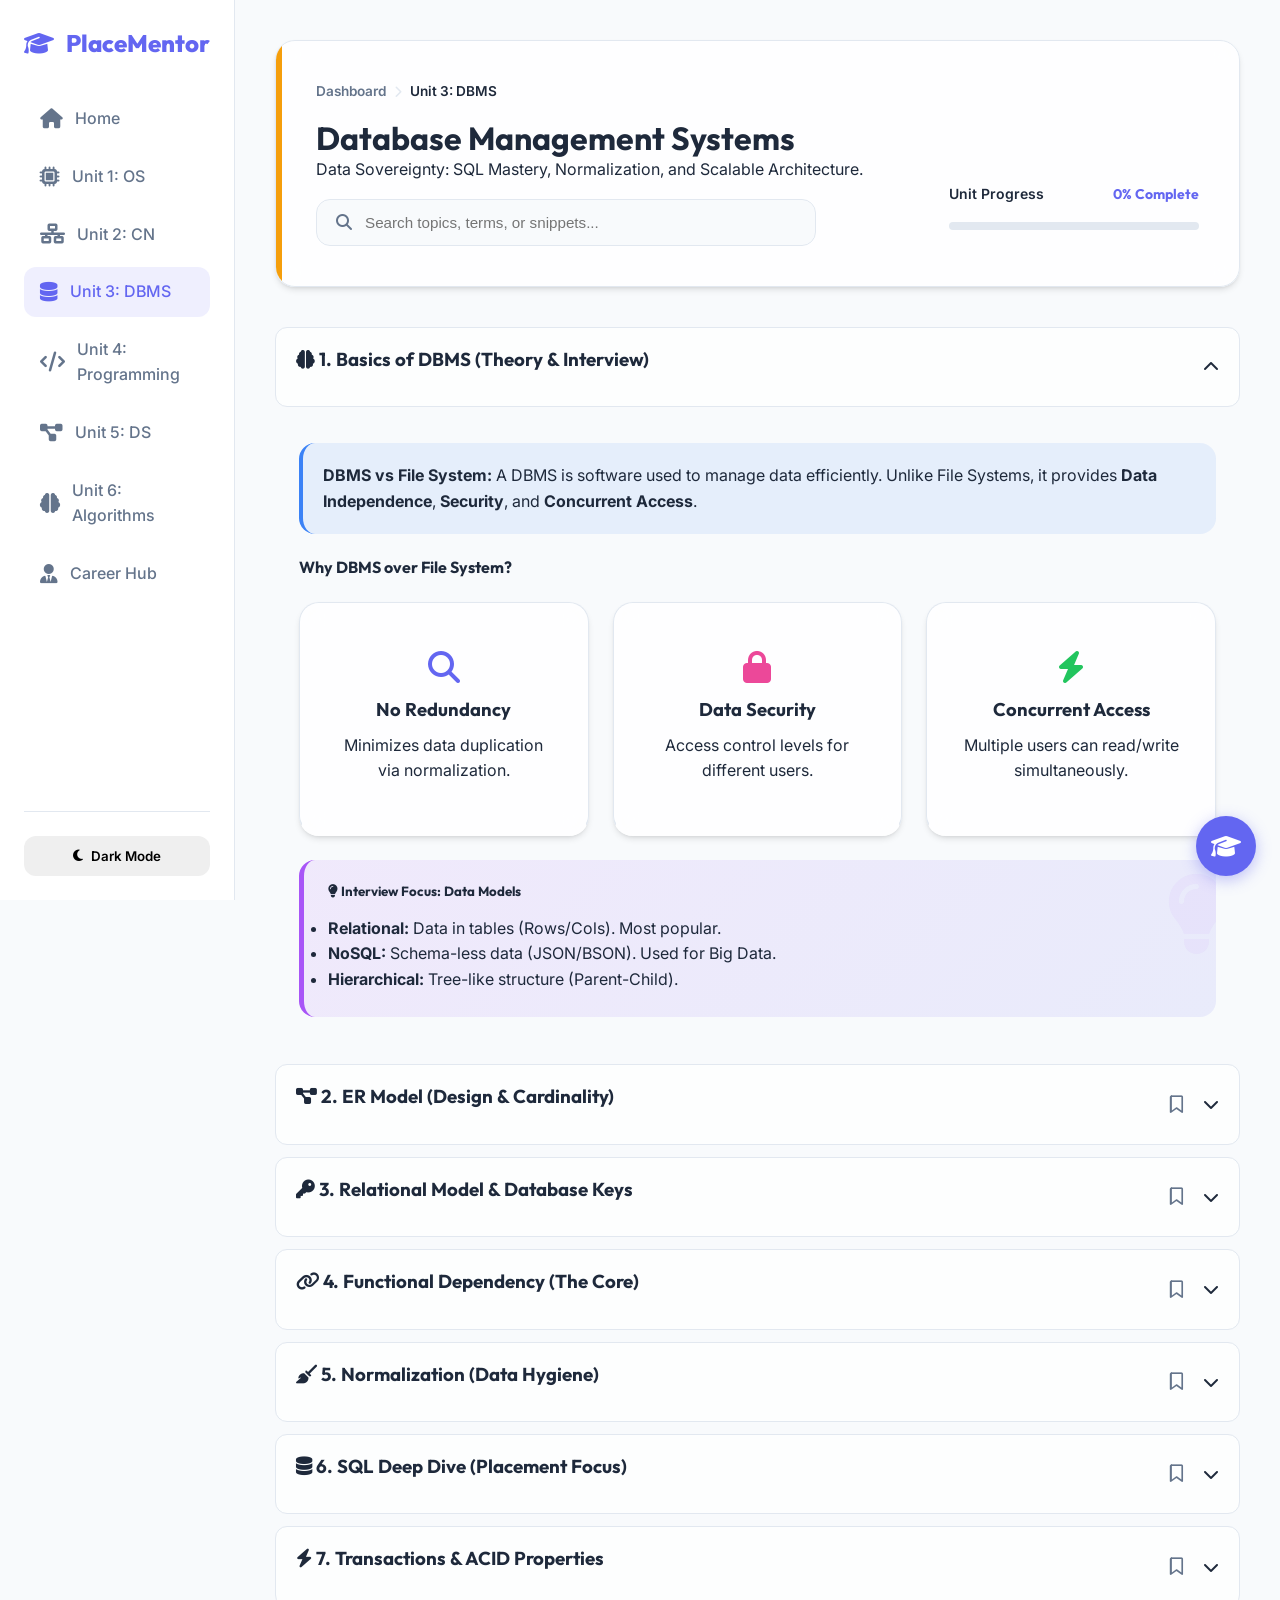
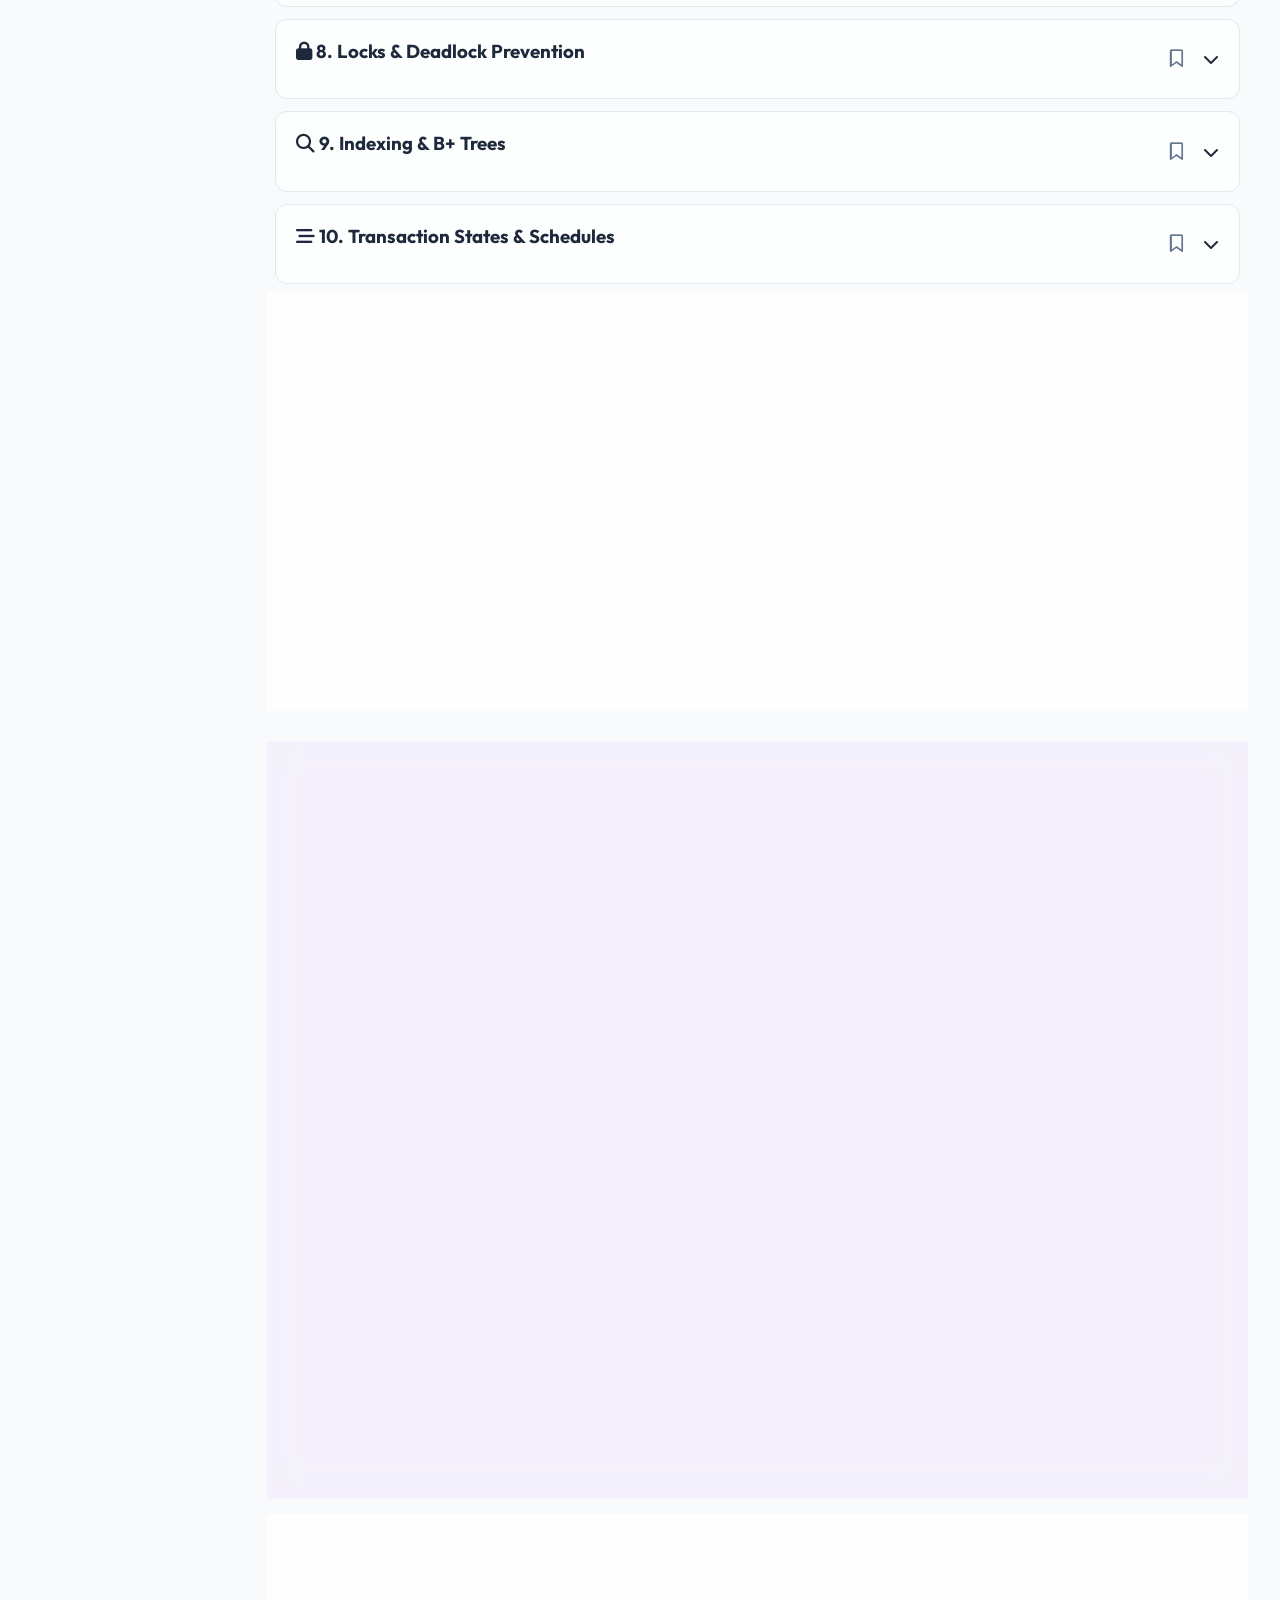
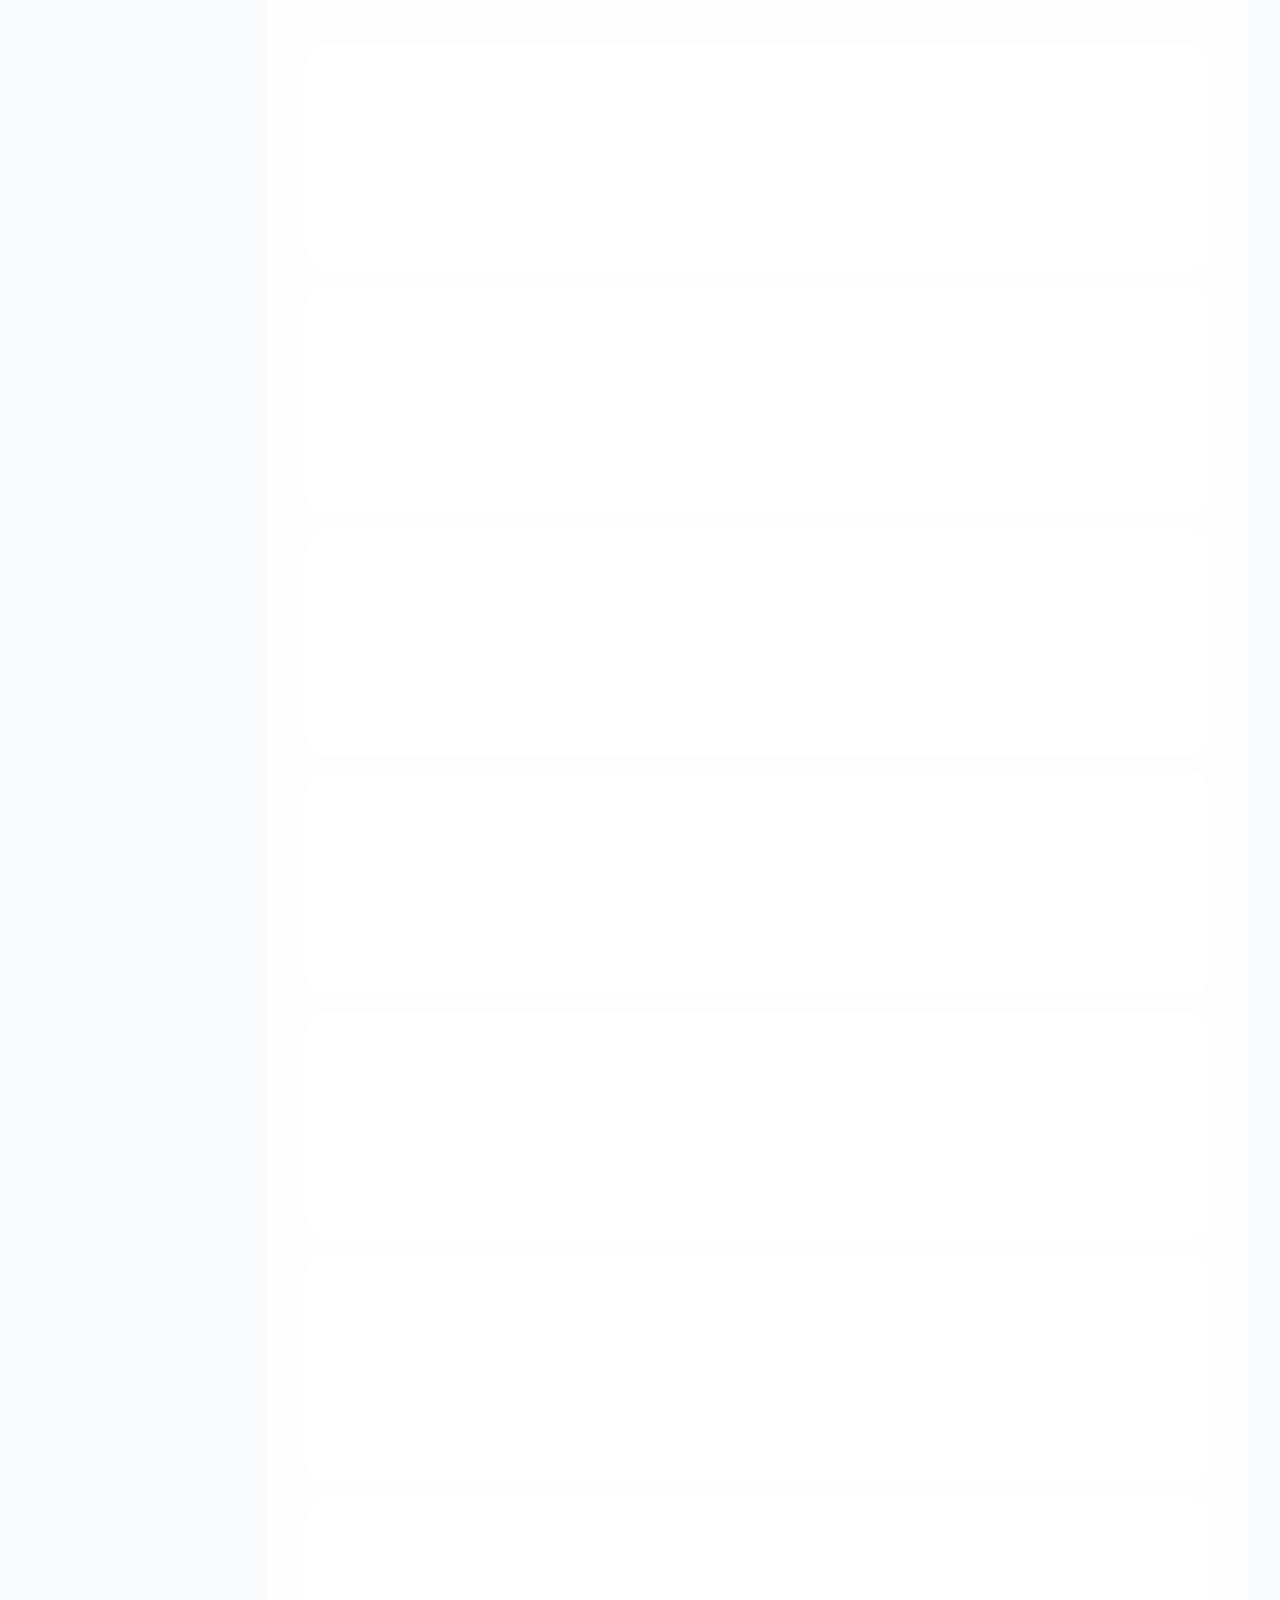
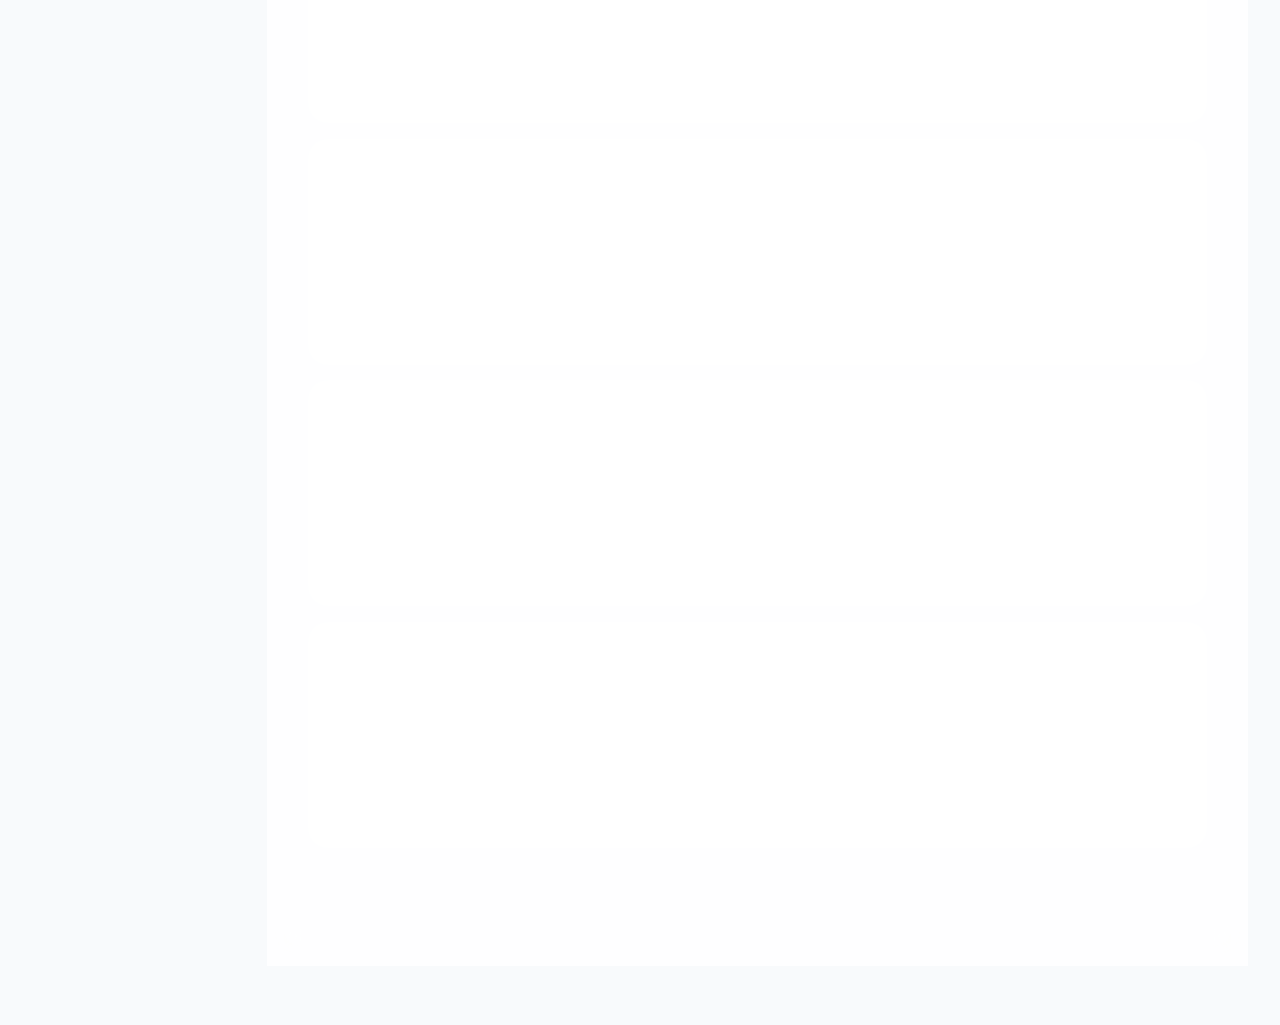
<file: unit3.html>
<!DOCTYPE html>
<html lang="en" data-theme="light">
<head>
    <meta charset="UTF-8">
    <meta name="viewport" content="width=device-width, initial-scale=1.0">
    <title>Unit 3: DBMS - PlaceMentor</title>
    <link rel="stylesheet" href="style.css">
    <link rel="stylesheet" href="https://cdnjs.cloudflare.com/ajax/libs/font-awesome/6.4.0/css/all.min.css">
</head>
<body>
    <div id="app-container">
        <!-- Sidebar Navigation -->
        <aside class="sidebar">
            <div class="sidebar-logo"><i class="fas fa-graduation-cap"></i><span>PlaceMentor</span></div>
            <nav class="nav-links">
                <li class="nav-item"><a href="index.html" class="nav-link"><i class="fas fa-home"></i><span>Home</span></a></li>
                <li class="nav-item"><a href="unit1.html" class="nav-link"><i class="fas fa-microchip"></i><span>Unit 1: OS</span></a></li>
                <li class="nav-item"><a href="unit2.html" class="nav-link"><i class="fas fa-network-wired"></i><span>Unit 2: CN</span></a></li>
                <li class="nav-item"><a href="unit3.html" class="nav-link active"><i class="fas fa-database"></i><span>Unit 3: DBMS</span></a></li>
                <li class="nav-item"><a href="unit4.html" class="nav-link"><i class="fas fa-code"></i><span>Unit 4: Programming</span></a></li>
                <li class="nav-item"><a href="unit5.html" class="nav-link"><i class="fas fa-project-diagram"></i><span>Unit 5: DS</span></a></li>
                <li class="nav-item"><a href="unit6.html" class="nav-link"><i class="fas fa-brain"></i><span>Unit 6: Algorithms</span></a></li>
                <li class="nav-item"><a href="career.html" class="nav-link"><i class="fas fa-user-tie"></i><span>Career Hub</span></a></li>
            </nav>
            <div class="sidebar-footer">
                <button id="theme-toggle" class="btn w-full">
                    <i class="fas fa-moon"></i>
                    <span>Toggle Theme</span>
                </button>
            </div>
        </aside>

        <main class="main-content">
            <header class="glass-card unit-page-header border-warning">
                <div class="header-nav">
                    <a href="index.html">Dashboard</a>
                    <i class="fas fa-chevron-right"></i>
                    <span>Unit 3: DBMS</span>
                </div>
                <div class="unit-header-content">
                    <div class="unit-header-left">
                        <h1 class="mb-0">Database Management Systems</h1>
                        <p class="text-muted">Data Sovereignty: SQL Mastery, Normalization, and Scalable Architecture.</p>
                        <div class="search-wrapper mt-4">
                            <i class="fas fa-search"></i>
                            <input type="text" id="search-input" placeholder="Search topics, terms, or snippets..." autocomplete="off">
                        </div>
                    </div>
                    <div class="unit-header-right">
                        <div class="flex-between mb-2">
                            <span class="progress-label">Unit Progress</span>
                            <span class="progress-text">0% Complete</span>
                        </div>
                        <div class="progress-container">
                            <div class="progress-bar"></div>
                        </div>
                    </div>
                </div>
            </header>


            <!-- 1. BASICS OF DBMS -->
            <div class="collapsible-header active">
                <h3><i class="fas fa-brain"></i> 1. Basics of DBMS (Theory & Interview)</h3>
                <i class="fas fa-chevron-down chevron-icon"></i>
            </div>
            <div class="collapsible-content active">
                <div class="dbms-intro-grid">
                    <div class="info-box definition mb-0">
                        <p><strong>DBMS vs File System:</strong> A DBMS is software used to manage data efficiently. Unlike File Systems, it provides <strong>Data Independence</strong>, <strong>Security</strong>, and <strong>Concurrent Access</strong>.</p>
                    </div>
                </div>

                <h4>Why DBMS over File System?</h4>
                <div class="benefit-grid">
                    <div class="glass-card benefit-card border-primary">
                        <i class="fas fa-search color-primary" style="font-size: 2rem;"></i>
                        <h4>No Redundancy</h4>
                        <p>Minimizes data duplication via normalization.</p>
                    </div>
                    <div class="glass-card benefit-card border-secondary">
                        <i class="fas fa-lock color-secondary" style="font-size: 2rem;"></i>
                        <h4>Data Security</h4>
                        <p>Access control levels for different users.</p>
                    </div>
                    <div class="glass-card benefit-card border-success">
                        <i class="fas fa-bolt color-success" style="font-size: 2rem;"></i>
                        <h4>Concurrent Access</h4>
                        <p>Multiple users can read/write simultaneously.</p>
                    </div>
                </div>

                <div class="placement-tip">
                    <h5><i class="fas fa-lightbulb"></i> Interview Focus: Data Models</h5>
                    <ul>
                        <li><strong>Relational:</strong> Data in tables (Rows/Cols). Most popular.</li>
                        <li><strong>NoSQL:</strong> Schema-less data (JSON/BSON). Used for Big Data.</li>
                        <li><strong>Hierarchical:</strong> Tree-like structure (Parent-Child).</li>
                    </ul>
                </div>
            </div>

            <!-- 2. ER MODEL -->
            <div class="collapsible-header">
                <h3><i class="fas fa-project-diagram"></i> 2. ER Model (Design & Cardinality)</h3>
                
                <div class="header-actions">
                    <button class="bookmark-btn" data-bookmark-id="unit3_sec2" onclick="toggleBookmark('unit3_sec2')">
                        <i class="far fa-bookmark"></i>
                    </button>
                    <i class="fas fa-chevron-down chevron-icon"></i>
                </div>
                </i>
            </div>
            <div class="collapsible-content">
                <p>Entity-Relationship Model is a high-level conceptual data model used for database design.</p>
                
                <div class="er-diagram-container">
                    <div class="er-entity">Student</div>
                    <div class="er-relationship"><span>Enrolls</span></div>
                    <div class="er-entity">Course</div>
                </div>
                
                <h4>Key Components</h4>
                <div class="tech-table-wrapper">
                    <table class="tech-table">
                        <thead><tr><th>Component</th><th>Visual Shape</th><th>Description</th></tr></thead>
                        <tbody>
                            <tr><td>Entity</td><td>Rectangle</td><td>Real-world object (e.g., Student, Teacher).</td></tr>
                            <tr><td>Attribute</td><td>Ellipse</td><td>Properties of an entity (e.g., Name, ID).</td></tr>
                            <tr><td>Relationship</td><td>Diamond</td><td>Link between entities.</td></tr>
                            <tr><td>Weak Entity</td><td>Double Rectangle</td><td>Depends on a strong entity for existence.</td></tr>
                        </tbody>
                    </table>
                </div>

                <div class="glass-card" style="border-left: 5px solid var(--secondary);">
                    <h5>Cardinality Ratios</h5>
                    <ul class="pl-4">
                        <li><strong>1:1 (One-to-One):</strong> One manager for one department.</li>
                        <li><strong>1:N (One-to-Many):</strong> One teacher has many students.</li>
                        <li><strong>M:N (Many-to-Many):</strong> Many students enroll in many courses.</li>
                    </ul>
                </div>
           
                <button class="mark-read-btn" data-section-idx="0" onclick="markSectionRead('unit3', 0, this)">
                    <i class="far fa-check-circle"></i> Mark as Read
                </button>
             </div>

            <!-- 3. RELATIONAL MODEL & KEYS -->
            <div class="collapsible-header">
                <h3><i class="fas fa-key"></i> 3. Relational Model & Database Keys</h3>
                
                <div class="header-actions">
                    <button class="bookmark-btn" data-bookmark-id="unit3_sec3" onclick="toggleBookmark('unit3_sec3')">
                        <i class="far fa-bookmark"></i>
                    </button>
                    <i class="fas fa-chevron-down chevron-icon"></i>
                </div>
                </i>
            </div>
            <div class="collapsible-content">
                <div class="info-box important">
                    <p><strong>Keys</strong> are attributes used to uniquely identify tuples (rows) in a relation.</p>
                </div>

                <div class="tech-table-wrapper">
                    <table class="tech-table">
                        <thead><tr><th>Key Type</th><th>Description</th></tr></thead>
                        <tbody>
                            <tr><td><span class="key-badge bg-primary-key">Super Key</span></td><td>Any set of attributes that uniquely identifies a row.</td></tr>
                            <tr><td><span class="key-badge bg-primary-key">Candidate Key</span></td><td>Minimal Super Key. No redundant attributes.</td></tr>
                            <tr><td><span class="key-badge bg-primary-key">Primary Key</span></td><td>Chosen candidate key. CANNOT be NULL.</td></tr>
                            <tr><td><span class="key-badge bg-foreign-key">Foreign Key</span></td><td>Reference to Primary Key of another table.</td></tr>
                        </tbody>
                    </table>
                </div>


                <div class="placement-tip">
                    <p><strong>Interview Gold:</strong> Can a table have multiple Primary Keys? <br>
                    <strong>Answer:</strong> No, only one. But it can have multiple Candidate Keys and one Composite Key (PK made of 2+ cols).</p>
                </div>
           
                <button class="mark-read-btn" data-section-idx="1" onclick="markSectionRead('unit3', 1, this)">
                    <i class="far fa-check-circle"></i> Mark as Read
                </button>
             </div>

            <!-- 4. FUNCTIONAL DEPENDENCY -->
            <div class="collapsible-header">
                <h3><i class="fas fa-link"></i> 4. Functional Dependency (The Core)</h3>
                
                <div class="header-actions">
                    <button class="bookmark-btn" data-bookmark-id="unit3_sec4" onclick="toggleBookmark('unit3_sec4')">
                        <i class="far fa-bookmark"></i>
                    </button>
                    <i class="fas fa-chevron-down chevron-icon"></i>
                </div>
                </i>
            </div>
            <div class="collapsible-content">
                <div class="info-box definition">
                    <p><strong>Functional Dependency (X → Y):</strong> If two tuples have same values for X, they MUST have same values for Y.</p>
                </div>

                <h4>Types of FDs</h4>
                <ul class="pl-4">
                    <li><strong>Trivial:</strong> X → Y where Y ⊆ X (e.g., {ID, Name} → {ID}).</li>
                    <li><strong>Non-Trivial:</strong> X → Y where Y is not a subset of X (e.g., ID → Name).</li>
                </ul>

                <div class="glass-card" style="border-left: 5px solid var(--info);">
                    <h5>Attribute Closure (X+)</h5>
                    <p>The set of all attributes that can be functionally determined from X.</p>
                    <div class="numerical-box mb-0">
                        <p><strong>Example:</strong> F = {A → B, B → C, C → D}. Find A+.</p>
                        <p>Step 1: A+ = {A} <br> Step 2: A → B, so A+ = {A, B} <br> Step 3: B → C, so A+ = {A, B, C} <br> Step 4: C → D, so A+ = {A, B, C, D}</p>
                    </div>
                </div>
           
                <button class="mark-read-btn" data-section-idx="2" onclick="markSectionRead('unit3', 2, this)">
                    <i class="far fa-check-circle"></i> Mark as Read
                </button>
             </div>

            <!-- 5. NORMALIZATION -->
            <div class="collapsible-header">
                <h3><i class="fas fa-broom"></i> 5. Normalization (Data Hygiene)</h3>
                
                <div class="header-actions">
                    <button class="bookmark-btn" data-bookmark-id="unit3_sec5" onclick="toggleBookmark('unit3_sec5')">
                        <i class="far fa-bookmark"></i>
                    </button>
                    <i class="fas fa-chevron-down chevron-icon"></i>
                </div>
                </i>
            </div>
            <div class="collapsible-content">
                <p>Process of organizing data to reduce redundancy and improve data integrity.</p>

                <div class="norm-step-card">
                    <h5>1NF (First Normal Form)</h5>
                    <p>Attributes must be <strong>Atomic</strong> (No multi-valued attributes like multiple phone numbers in one cell).</p>
                </div>

                <div class="norm-step-card" style="border-color: var(--secondary);">
                    <h5>2NF (Second Normal Form)</h5>
                    <p>In 1NF + <strong>No Partial Dependency</strong>. (Every non-prime attribute must depend on the WHOLE candidate key, not just a part of it).</p>
                </div>

                <div class="norm-step-card" style="border-color: var(--success);">
                    <h5>3NF (Third Normal Form)</h5>
                    <p>In 2NF + <strong>No Transitive Dependency</strong>. (Non-prime attributes shouldn't depend on other non-prime attributes).</p>
                </div>

                <div class="norm-step-card" style="border-color: var(--danger);">
                    <h5>BCNF (Boyce-Codd NF)</h5>
                    <p>Technically stronger than 3NF. For every FD <strong>X → Y</strong>, <strong>X must be a Super Key</strong>.</p>
                </div>

                <div class="placement-tip">
                    <p><strong>Placement Trick:</strong> If a table has a single-attribute candidate key, it is automatically in <strong>2NF</strong>.</p>
                </div>
           
                <button class="mark-read-btn" data-section-idx="3" onclick="markSectionRead('unit3', 3, this)">
                    <i class="far fa-check-circle"></i> Mark as Read
                </button>
             </div>

            <!-- 6. SQL MASTERY -->
            <div class="collapsible-header">
                <h3><i class="fas fa-database"></i> 6. SQL Deep Dive (Placement Focus)</h3>
                
                <div class="header-actions">
                    <button class="bookmark-btn" data-bookmark-id="unit3_sec6" onclick="toggleBookmark('unit3_sec6')">
                        <i class="far fa-bookmark"></i>
                    </button>
                    <i class="fas fa-chevron-down chevron-icon"></i>
                </div>
                </i>
            </div>
            <div class="collapsible-content">
                <h4>SQL Joins Visualizer</h4>
                <div class="join-visualizer" id="join-viz">
                    <div class="join-circle circle-left"><span>Table A</span></div>
                    <div class="join-circle circle-right"><span>Table B</span></div>
                </div>
                <div class="flex-center gap-2 mb-4">
                    <button class="btn btn-primary btn-sm" onclick="visualizeJoin('inner')">Inner Join</button>
                    <button class="btn btn-secondary-outline btn-sm" onclick="visualizeJoin('left')">Left Join</button>
                    <button class="btn btn-secondary-outline btn-sm" onclick="visualizeJoin('right')">Right Join</button>
                </div>

                <table class="tech-table">
                    <thead><tr><th>Join Type</th><th>Description</th></tr></thead>
                    <tbody>
                        <tr><td>Inner Join</td><td>Returns records with matching values in both tables.</td></tr>
                        <tr><td>Left Join</td><td>Returns all from left table + matches from right.</td></tr>
                        <tr><td>Right Join</td><td>Returns all from right table + matches from left.</td></tr>
                        <tr><td>Full Join</td><td>Returns all records when there is a match in either table.</td></tr>
                    </tbody>
                </table>


                <div class="glass-card mt-4">
                    <h5>Aggregate Functions</h5>
                    <code>COUNT(), SUM(), AVG(), MIN(), MAX()</code>
                    <p class="mt-2 small text-muted">Note: Aggregate functions ignore NULL values (except COUNT(*)).</p>
                </div>
           
                <button class="mark-read-btn" data-section-idx="4" onclick="markSectionRead('unit3', 4, this)">
                    <i class="far fa-check-circle"></i> Mark as Read
                </button>
             </div>

            <!-- 7. TRANSACTIONS & ACID -->
            <div class="collapsible-header">
                <h3><i class="fas fa-bolt"></i> 7. Transactions & ACID Properties</h3>
                
                <div class="header-actions">
                    <button class="bookmark-btn" data-bookmark-id="unit3_sec7" onclick="toggleBookmark('unit3_sec7')">
                        <i class="far fa-bookmark"></i>
                    </button>
                    <i class="fas fa-chevron-down chevron-icon"></i>
                </div>
                </i>
            </div>
            <div class="collapsible-content">
                <div class="acid-animation-container">
                    <div class="bank-account">
                        <i class="fas fa-university"></i>
                        <p>User A</p>
                    </div>
                    <div class="money-packet" id="money-p">₹1000</div>
                    <div class="bank-account">
                        <i class="fas fa-university"></i>
                        <p>User B</p>
                    </div>
                </div>
                <div class="flex-center mt-2">
                    <button class="btn btn-primary btn-sm" onclick="animateACID()">Simulate Transaction (Atomicity)</button>
                </div>

                <div class="benefit-grid">
                    <div class="info-box interview mb-0">
                        <p><strong>ACID Breakdown:</strong><br>
                        1. <strong>Atomicity:</strong> All or nothing.<br>
                        2. <strong>Consistency:</strong> DB remains in valid state.<br>
                        3. <strong>Isolation:</strong> Transactions don't interfere.<br>
                        4. <strong>Durability:</strong> Changes are permanent.</p>
                    </div>
                </div>

                <div class="glass-card" style="border-left: 5px solid var(--warning);">
                    <h5>Isolation Levels</h5>
                    <ol class="pl-4">
                        <li><strong>Read Uncommitted:</strong> Allows Dirty Reads.</li>
                        <li><strong>Read Committed:</strong> No Dirty Reads.</li>
                        <li><strong>Repeatable Read:</strong> No Non-repeatable Reads.</li>
                        <li><strong>Serializable:</strong> Highest level, strict.</li>
                    </ol>
                </div>
           
                <button class="mark-read-btn" data-section-idx="5" onclick="markSectionRead('unit3', 5, this)">
                    <i class="far fa-check-circle"></i> Mark as Read
                </button>
             </div>

            <!-- 8. LOCKS & DEADLOCKS -->
            <div class="collapsible-header">
                <h3><i class="fas fa-lock"></i> 8. Locks & Deadlock Prevention</h3>
                
                <div class="header-actions">
                    <button class="bookmark-btn" data-bookmark-id="unit3_sec8" onclick="toggleBookmark('unit3_sec8')">
                        <i class="far fa-bookmark"></i>
                    </button>
                    <i class="fas fa-chevron-down chevron-icon"></i>
                </div>
                </i>
            </div>
            <div class="collapsible-content">
                <h4>Concurrency Problems</h4>
                <div class="tech-table-wrapper">
                    <table class="tech-table">
                        <thead><tr><th>Problem</th><th>Description</th></tr></thead>
                        <tbody>
                            <tr><td>Dirty Read</td><td>Reading data that hasn't been committed yet.</td></tr>
                            <tr><td>Lost Update</td><td>Two transactions update same row; one is lost.</td></tr>
                            <tr><td>Phantom Read</td><td>Reading a set of rows that changes due to another transaction.</td></tr>
                        </tbody>
                    </table>
                </div>

                <div class="info-box definition">
                    <p><strong>Shared Lock (S):</strong> Used for Reading. Multiple S-locks allowed. <br>
                    <strong>Exclusive Lock (X):</strong> Used for Writing. Only one X-lock allowed.</p>
                </div>


                <div class="glass-card" style="border-left: 5px solid var(--danger);">
                    <h5>Deadlock Prevention</h5>
                    <ul>
                        <li><strong>Wait-Die:</strong> Older waits for younger, younger dies.</li>
                        <li><strong>Wound-Wait:</strong> Older wounds younger, younger waits.</li>
                    </ul>
                </div>
           
                <button class="mark-read-btn" data-section-idx="6" onclick="markSectionRead('unit3', 6, this)">
                    <i class="far fa-check-circle"></i> Mark as Read
                </button>
             </div>

            <!-- 9. INDEXING & FILE ORG -->
            <div class="collapsible-header">
                <h3><i class="fas fa-search"></i> 9. Indexing & B+ Trees</h3>
                
                <div class="header-actions">
                    <button class="bookmark-btn" data-bookmark-id="unit3_sec9" onclick="toggleBookmark('unit3_sec9')">
                        <i class="far fa-bookmark"></i>
                    </button>
                    <i class="fas fa-chevron-down chevron-icon"></i>
                </div>
                </i>
            </div>
            <div class="collapsible-content">
                <div class="info-box important">
                    <p><strong>Indexing:</strong> Data structure technique to quickly retrieve records. It reduces the number of disk accesses required for queries.</p>
                </div>

                <div class="tech-table-wrapper">
                    <table class="tech-table">
                        <thead><tr><th>Feature</th><th>Clustered Index</th><th>Non-Clustered Index</th></tr></thead>
                        <tbody>
                            <tr><td>Data Storage</td><td>Directly on leaf nodes.</td><td>Separate structure with pointers.</td></tr>
                            <tr><td>Number</td><td>Only ONE per table.</td><td>Multiple allowed.</td></tr>
                            <tr><td>Speed</td><td>Faster for range searches.</td><td>Slower (requires extra jump).</td></tr>
                        </tbody>
                    </table>
                </div>

                <div class="glass-card" style="border-left: 5px solid var(--info);">
                    <h5>B-Trees vs B+ Trees</h5>
                    <p>DBMS uses <strong>B+ Trees</strong> because data is stored only in leaf nodes, which are linked together for faster range queries.</p>
                </div>
           
                <button class="mark-read-btn" data-section-idx="7" onclick="markSectionRead('unit3', 7, this)">
                    <i class="far fa-check-circle"></i> Mark as Read
                </button>
             </div>

            <!-- 10. TRANSACTION STATES & SCHEDULES -->
            <div class="collapsible-header">
                <h3><i class="fas fa-stream"></i> 10. Transaction States & Schedules</h3>
                
                <div class="header-actions">
                    <button class="bookmark-btn" data-bookmark-id="unit3_sec10" onclick="toggleBookmark('unit3_sec10')">
                        <i class="far fa-bookmark"></i>
                    </button>
                    <i class="fas fa-chevron-down chevron-icon"></i>
                </div>
                </i>
            </div>
            <div class="collapsible-content">
                <h4>Transaction States</h4>
                <div class="diagram-container">
                    <div class="visual-node bg-info">Active</div>
                    <div class="visual-arrow"></div>
                    <div class="visual-node bg-warning">Partially Committed</div>
                    <div class="visual-arrow"></div>
                    <div class="visual-node bg-success">Committed</div>
                </div>
                <p class="text-center small text-muted">If a failure occurs, it moves to <strong>Failed</strong> → <strong>Aborted</strong>.</p>

                <div class="placement-tip">
                    <h5>Schedules</h5>
                    <ul>
                        <li><strong>Serial Schedule:</strong> Transactions execute one after another. No concurrency.</li>
                        <li><strong>Conflict Serializable:</strong> A non-serial schedule that is equivalent to a serial schedule by swapping non-conflicting actions.</li>
                    </ul>
                </div>
           
                <button class="mark-read-btn" data-section-idx="8" onclick="markSectionRead('unit3', 8, this)">
                    <i class="far fa-check-circle"></i> Mark as Read
                </button>
             </div>



             <!-- SQL Playground -->
             <section class="glass-card" style="border: 2px solid var(--warning);">
                <h2><i class="fas fa-terminal"></i> SQL Interactive Playground</h2>
                <div class="info-box definition">Try: <code>SELECT * FROM Students WHERE Grade > 80</code> or <code>SELECT Name FROM Courses</code></div>
                <div style="display: grid; grid-template-columns: 1fr 1fr; gap: 1rem; margin-bottom: 1rem;">
                    <div>
                        <textarea id="sql-input" style="width: 100%; height: 120px; background: #1e1e1e; color: #50fa7b; padding: 1rem; border-radius: 0.5rem; font-family: monospace;" placeholder="Enter SQL here..."></textarea>
                    </div>
                    <div style="background: rgba(0,0,0,0.05); padding: 1rem; border-radius: 0.5rem; font-size: 0.8rem;">
                        <strong>Schema:</strong><br>
                        - Students(ID, Name, Grade)<br>
                        - Courses(ID, CourseName)<br>
                        - Enrollment(SID, CID)
                    </div>
                </div>
                <button class="btn btn-primary" onclick="runSQL()">Execute Query</button>
                <div id="sql-out" class="mt-4"></div>
            </section>

             <!-- Interview Qs -->
             <div class="glass-card" style="margin-top: 3rem; background: rgba(168, 85, 247, 0.05); border: 2px solid var(--purple);">
                <h2 style="color: var(--purple);"><i class="fas fa-user-tie"></i> DBMS Placement FAQ</h2>
                <div class="faq-container">
                    <div class="placement-tip">
                        <strong>Q1: What is the difference between Primary Key and Unique Key?</strong><br>
                        Primary Key cannot be NULL and there's only one per table. Unique Key can have one NULL and there can be multiple.
                    </div>
                    <div class="placement-tip">
                        <strong>Q2: Explain the difference between DELETE, TRUNCATE, and DROP.</strong><br>
                        DELETE (DML) removes rows with rollback. TRUNCATE (DDL) removes all rows without rollback. DROP (DDL) removes table structure.
                    </div>
                    <div class="placement-tip">
                        <strong>Q3: What is a View?</strong><br>
                        A virtual table based on the result-set of an SQL statement.
                    </div>
                    <div class="placement-tip">
                        <strong>Q4: Why B+ Trees are preferred over B-Trees for indexing?</strong><br>
                        B+ Trees store data only in leaf nodes, which allows more keys in internal nodes (lower height) and linked leaf nodes enable faster range queries.
                    </div>
                </div>
                <p class="text-center mt-4"><a href="career.html" class="btn btn-primary">Mock Interview Hub</a></p>
            </div>

            <!-- Quiz Section -->
            <section id="quiz-unit3" class="mt-4">
                <!-- Quiz will be injected here -->
            </section>
            <div id="quiz-result-unit3" class="mt-4"></div>

    <script src="script.js?v=2.1.1"></script>
    <script>
        function visualizeJoin(type) {
            const viz = document.getElementById('join-viz');
            viz.className = 'join-visualizer join-active';
            const left = viz.querySelector('.circle-left');
            const right = viz.querySelector('.circle-right');
            
            // Reset colors
            left.style.background = 'rgba(99, 102, 241, 0.1)';
            right.style.background = 'rgba(236, 72, 153, 0.1)';

            if (type === 'inner') {
                // We'd ideally highlight the intersection with CSS, but for simplicity:
                left.style.background = 'rgba(99, 102, 241, 0.4)';
                right.style.background = 'rgba(236, 72, 153, 0.4)';
            } else if (type === 'left') {
                left.style.background = 'rgba(99, 102, 241, 0.6)';
            } else if (type === 'right') {
                right.style.background = 'rgba(236, 72, 153, 0.6)';
            }
        }

        function animateACID() {
            const packet = document.getElementById('money-p');
            packet.style.opacity = '1';
            packet.classList.add('animate-transfer');
            setTimeout(() => {
                packet.classList.remove('animate-transfer');
                packet.style.opacity = '0';
            }, 2000);
        }

        const db = {
            students: [
                {id: 1, name: "Alice", grade: 90}, {id: 2, name: "Bob", grade: 80}, {id: 3, name: "Charlie", grade: 95}
            ],
            courses: [
                {id: 101, name: "DBMS"}, {id: 102, name: "OS"}, {id: 103, name: "CN"}
            ]
        };

        function runSQL() {
            const input = document.getElementById('sql-input').value.toLowerCase();
            const out = document.getElementById('sql-out');
            
            if (input.includes("select") && input.includes("students")) {
                let data = db.students;
                if (input.includes("where grade > 80")) {
                    data = data.filter(s => s.grade > 80);
                }
                out.innerHTML = `<table class="tech-table"><tr><th>ID</th><th>Name</th><th>Grade</th></tr>${data.map(s=>`<tr><td>${s.id}</td><td>${s.name}</td><td>${s.grade}</td></tr>`).join('')}</table>`;
            } else if (input.includes("select") && input.includes("courses")) {
                out.innerHTML = `<table class="tech-table"><tr><th>ID</th><th>CourseName</th></tr>${db.courses.map(c=>`<tr><td>${c.id}</td><td>${c.name}</td></tr>`).join('')}</table>`;
            } else {
                out.innerHTML = `<div class="info-box important">Unsupported query in this demo. Try 'SELECT * FROM Students'</div>`;
            }
        }

        document.addEventListener('DOMContentLoaded', () => {
             const quizData = [
                { question: "Which normal form addresses partial functional dependency?", options: ["1NF", "2NF", "3NF", "BCNF"], answer: 1 },
                { question: "ACID: What does 'A' stand for?", options: ["Atomicity", "Availability", "Access", "Aggregation"], answer: 0 },
                { question: "Which index type is physically ordered?", options: ["Non-Clustered", "Clustered", "Secondary", "Hash"], answer: 1 },
                { question: "Command to remove all rows without rollback?", options: ["DELETE", "DROP", "TRUNCATE", "REVOKE"], answer: 2 },
                { question: "What is the closure of A if A->B and B->C?", options: ["{A}", "{A,B}", "{A,B,C}", "{B,C}"], answer: 2 },
                { question: "Minimal super key is called?", options: ["Primary Key", "Foreign Key", "Candidate Key", "Unique Key"], answer: 2 },
                { question: "Join that returns only matching records?", options: ["Left Join", "Right Join", "Inner Join", "Outer Join"], answer: 2 },
                { question: "Which is a DDL command?", options: ["UPDATE", "INSERT", "ALTER", "DELETE"], answer: 2 },
                { question: "Lock used for writing data?", options: ["Shared", "Exclusive", "Static", "Dynamic"], answer: 1 },
                { question: "Phase in 2PL where locks are only released?", options: ["Growing", "Shrinking", "Waiting", "Execution"], answer: 1 }
            ];
            if (window.handleQuiz) handleQuiz('unit3', quizData);
        });
    </script>
</body>
</html>
</file>
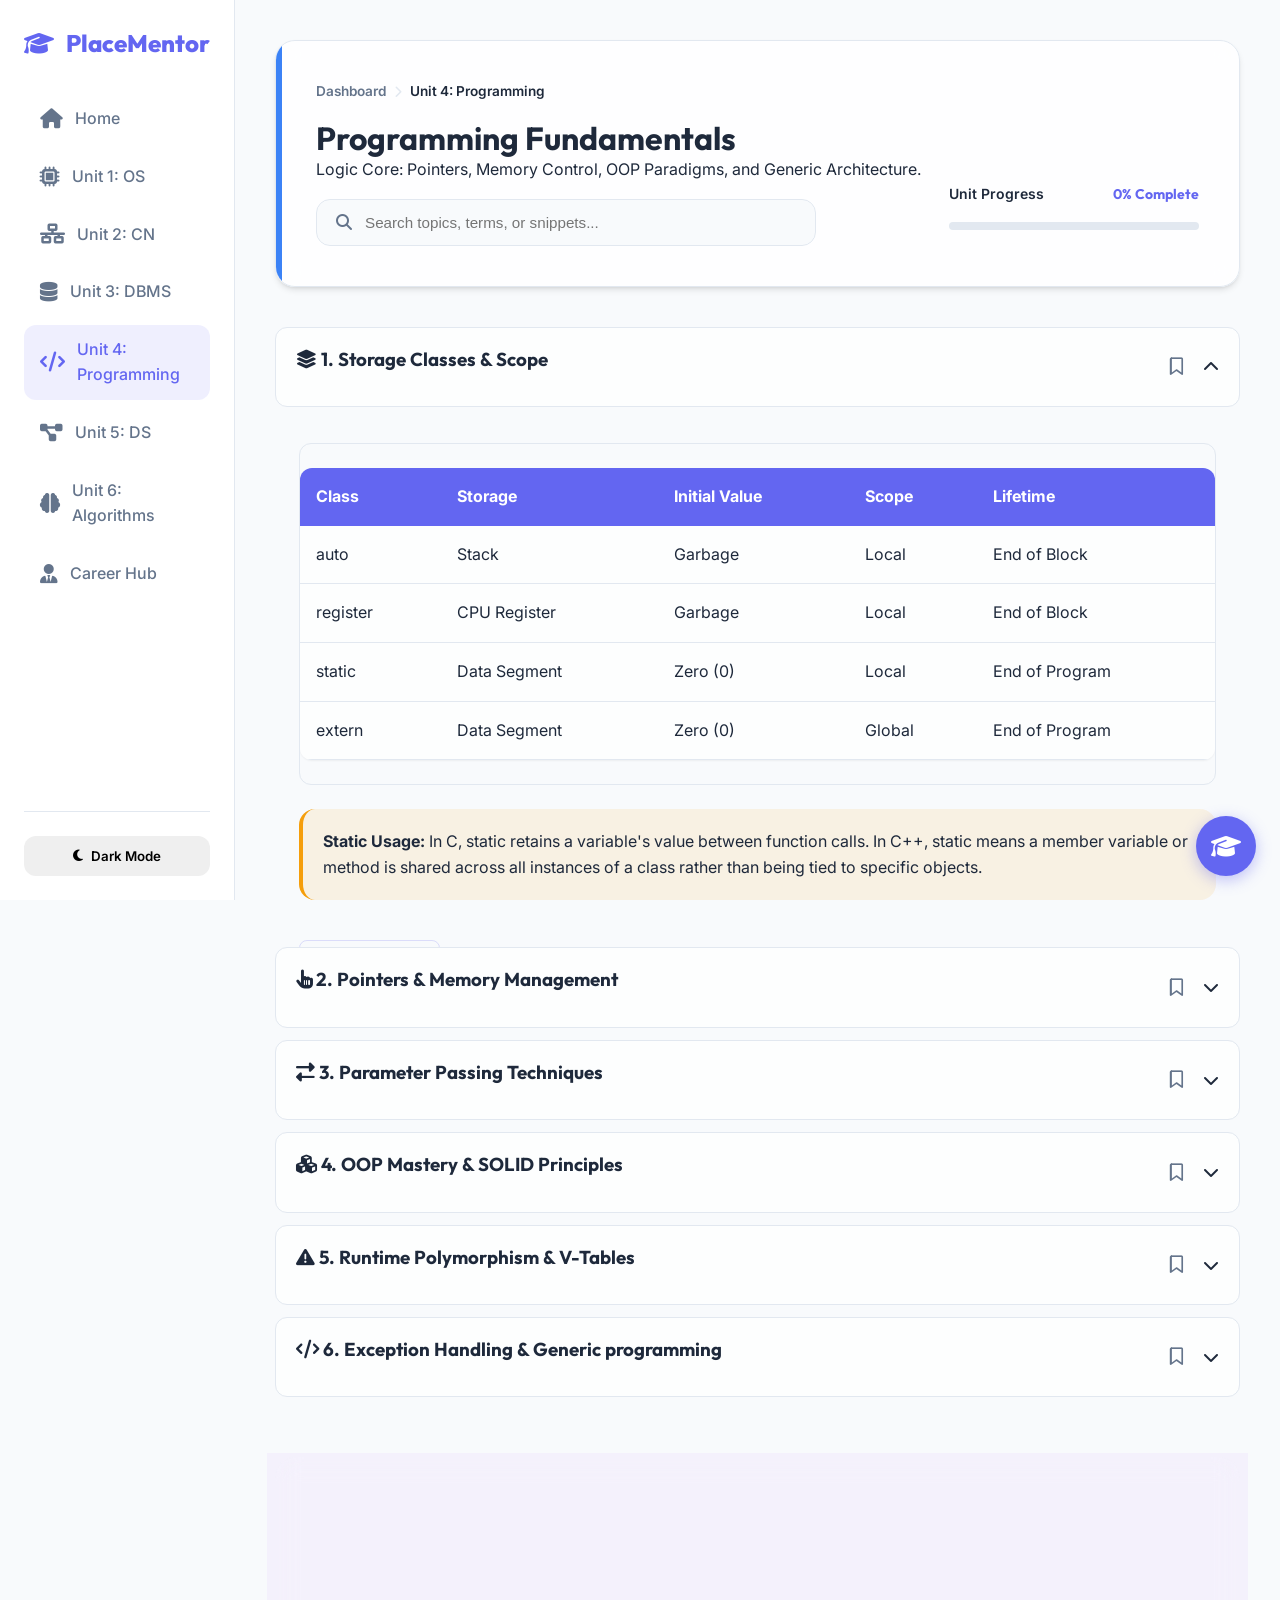
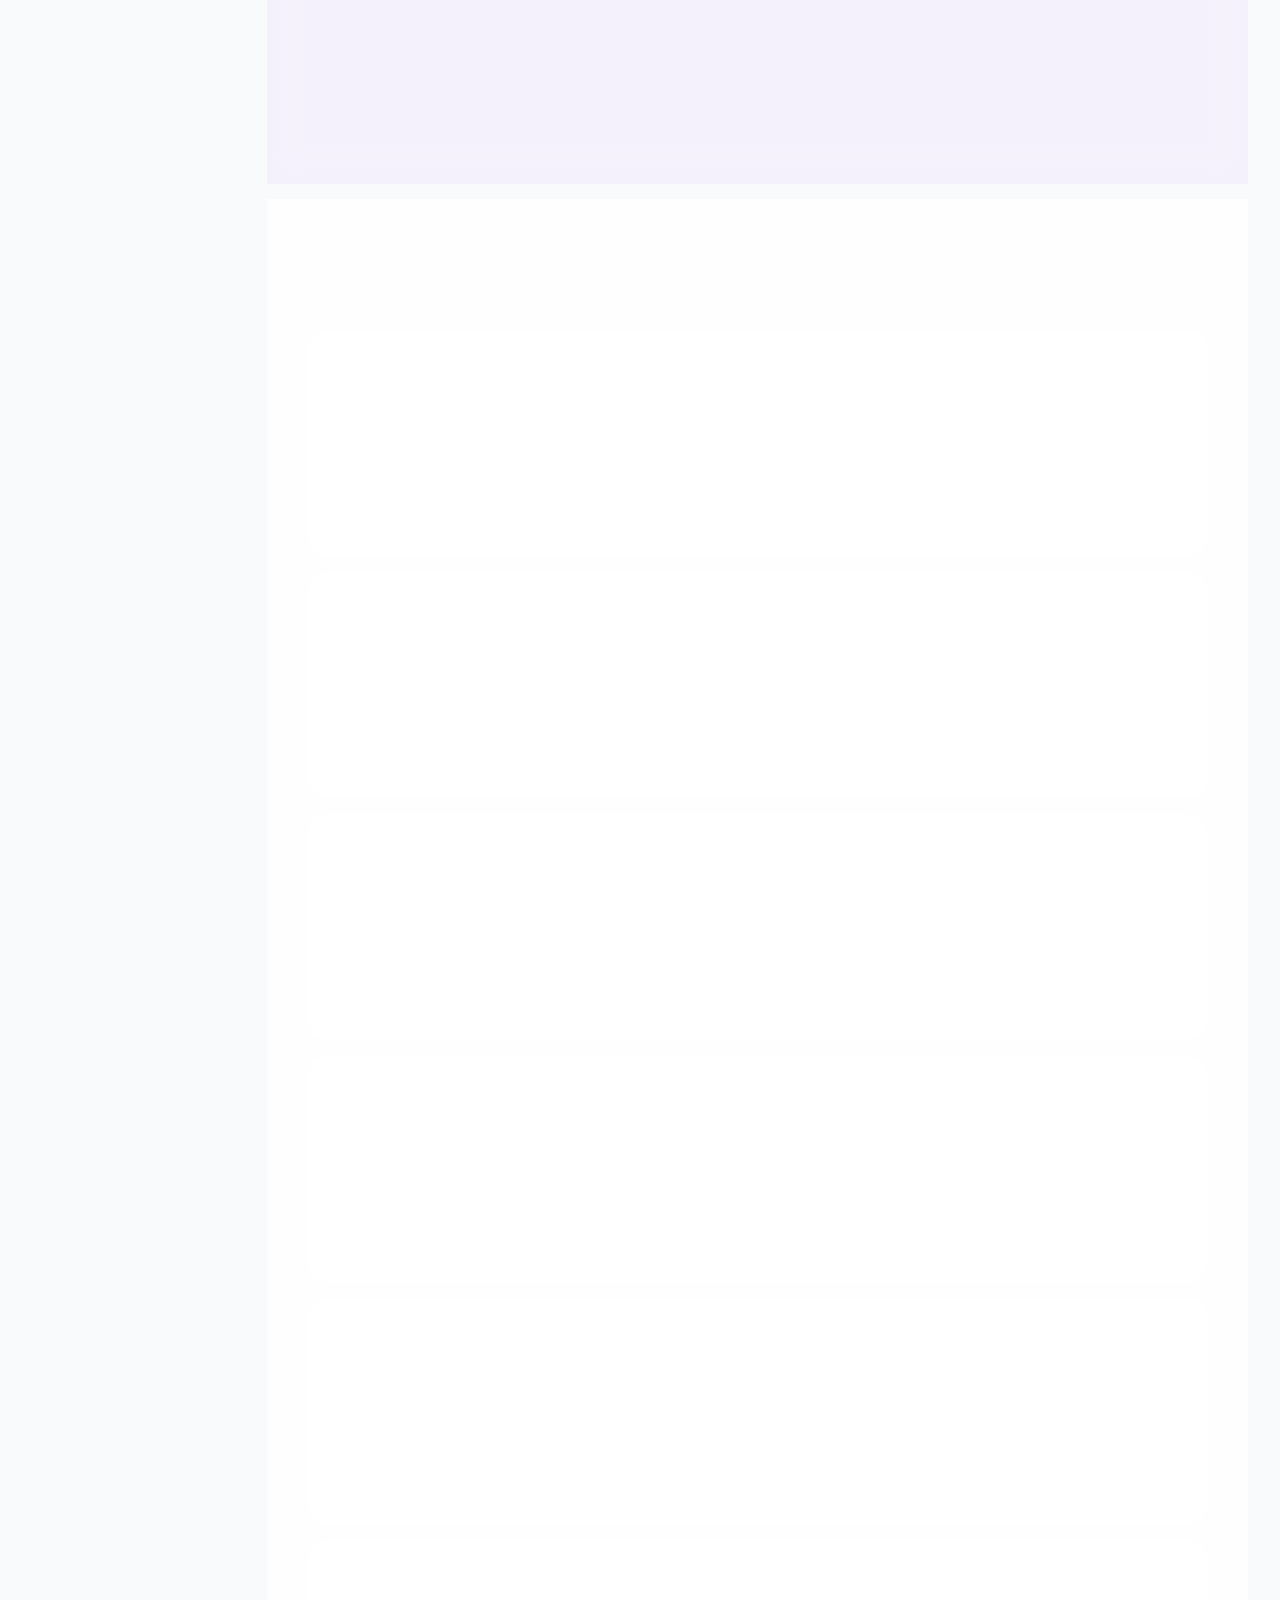
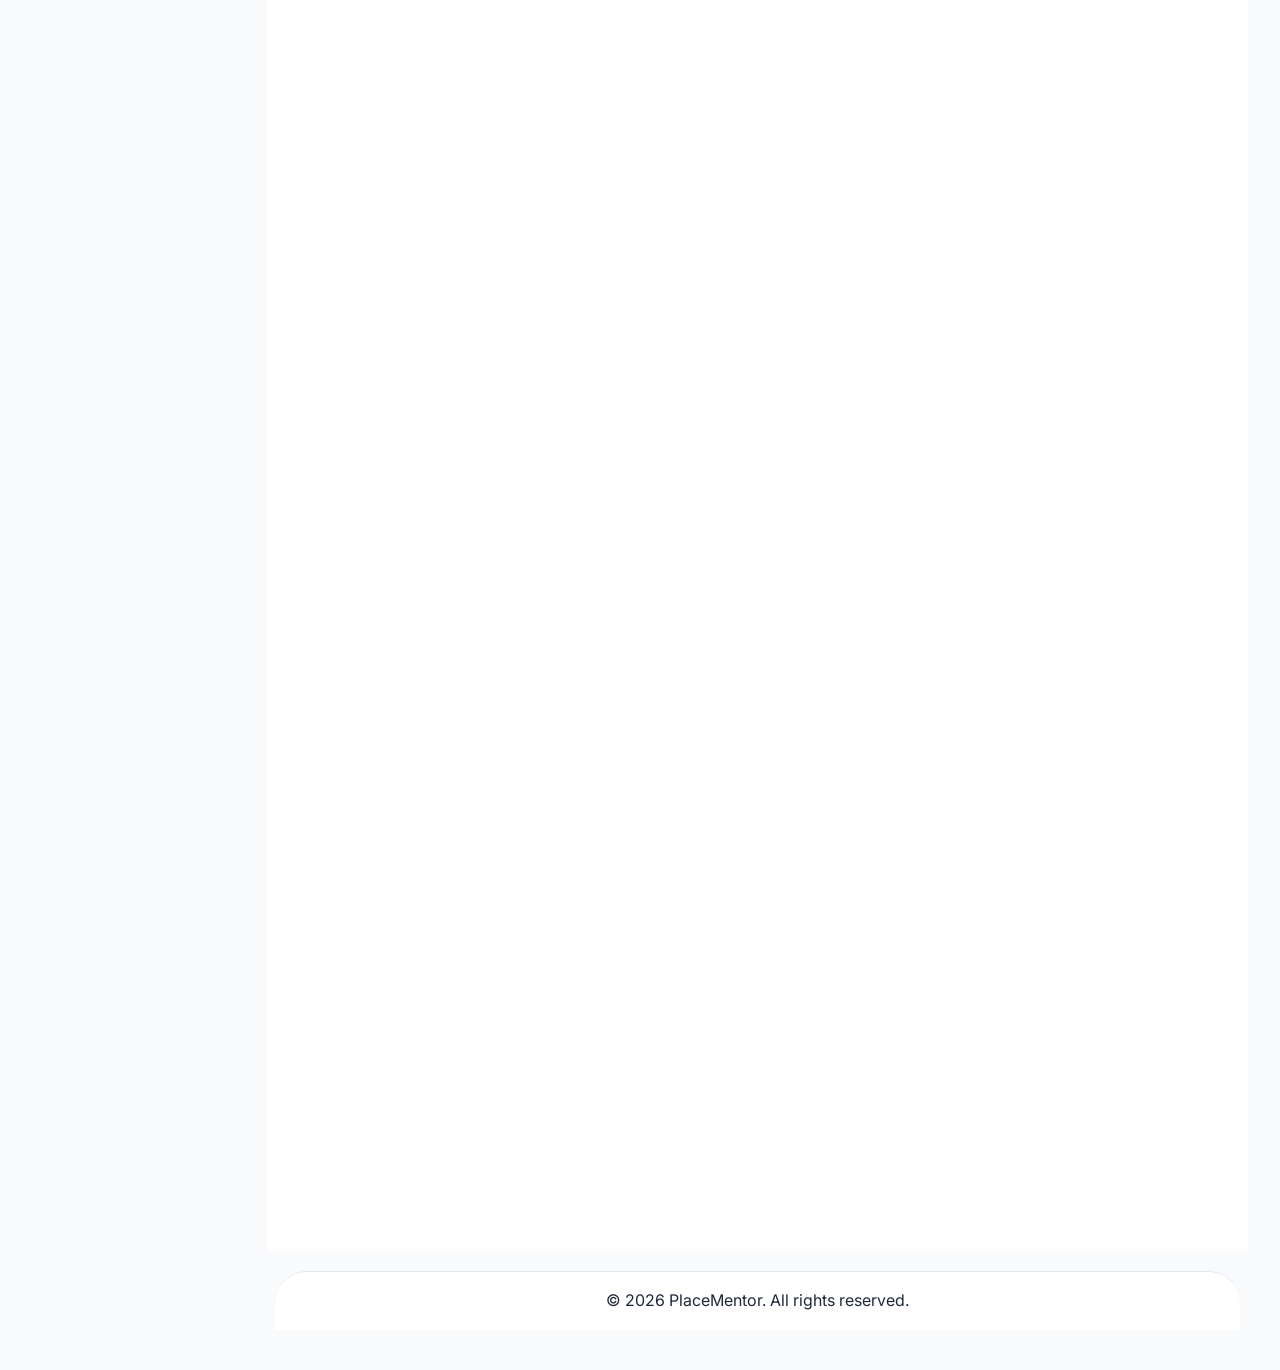
<file: unit4.html>
<!DOCTYPE html>
<html lang="en" data-theme="light">
<head>
    <meta charset="UTF-8">
    <meta name="viewport" content="width=device-width, initial-scale=1.0">
    <title>Unit 4: Programming - PlaceMentor</title>
    <link rel="stylesheet" href="style.css">
    <link rel="stylesheet" href="https://cdnjs.cloudflare.com/ajax/libs/font-awesome/6.4.0/css/all.min.css">
</head>
<body>
    <div id="app-container">
        <!-- Sidebar Navigation -->
        <aside class="sidebar">
            <div class="sidebar-logo"><i class="fas fa-graduation-cap"></i><span>PlaceMentor</span></div>
            <nav class="nav-links">
                <li class="nav-item"><a href="index.html" class="nav-link"><i class="fas fa-home"></i><span>Home</span></a></li>
                <li class="nav-item"><a href="unit1.html" class="nav-link"><i class="fas fa-microchip"></i><span>Unit 1: OS</span></a></li>
                <li class="nav-item"><a href="unit2.html" class="nav-link"><i class="fas fa-network-wired"></i><span>Unit 2: CN</span></a></li>
                <li class="nav-item"><a href="unit3.html" class="nav-link"><i class="fas fa-database"></i><span>Unit 3: DBMS</span></a></li>
                <li class="nav-item"><a href="unit4.html" class="nav-link active"><i class="fas fa-code"></i><span>Unit 4: Programming</span></a></li>
                <li class="nav-item"><a href="unit5.html" class="nav-link"><i class="fas fa-project-diagram"></i><span>Unit 5: DS</span></a></li>
                <li class="nav-item"><a href="unit6.html" class="nav-link"><i class="fas fa-brain"></i><span>Unit 6: Algorithms</span></a></li>
                <li class="nav-item"><a href="career.html" class="nav-link"><i class="fas fa-user-tie"></i><span>Career Hub</span></a></li>
            </nav>
            <div class="sidebar-footer">
                <button id="theme-toggle" class="btn w-full">
                    <i class="fas fa-moon"></i>
                    <span>Toggle Theme</span>
                </button>
            </div>
        </aside>

        <!-- Main Content -->
        <main class="main-content">
            <header class="glass-card unit-page-header border-info">
                <div class="header-nav">
                    <a href="index.html">Dashboard</a>
                    <i class="fas fa-chevron-right"></i>
                    <span>Unit 4: Programming</span>
                </div>
                <div class="unit-header-content">
                    <div class="unit-header-left">
                        <h1 class="mb-0">Programming Fundamentals</h1>
                        <p class="text-muted">Logic Core: Pointers, Memory Control, OOP Paradigms, and Generic Architecture.</p>
                        <div class="search-wrapper mt-4">
                            <i class="fas fa-search"></i>
                            <input type="text" id="search-input" placeholder="Search topics, terms, or snippets..." autocomplete="off">
                        </div>
                    </div>
                    <div class="unit-header-right">
                        <div class="flex-between mb-2">
                            <span class="progress-label">Unit Progress</span>
                            <span class="progress-text">0% Complete</span>
                        </div>
                        <div class="progress-container">
                            <div class="progress-bar"></div>
                        </div>
                    </div>
                </div>
            </header>

            <!-- 1. Storage Classes -->
            <div class="collapsible-header active">
                <h3><i class="fas fa-layer-group"></i> 1. Storage Classes & Scope</h3>
                <div class="header-actions">
                    <button class="bookmark-btn" data-bookmark-id="unit4_sec1" onclick="toggleBookmark('unit4_sec1')">
                        <i class="far fa-bookmark"></i>
                    </button>
                    <i class="fas fa-chevron-down chevron-icon"></i>
                </div>
            </div>
            <div class="collapsible-content active">
                <table class="tech-table">
                    <thead><tr><th>Class</th><th>Storage</th><th>Initial Value</th><th>Scope</th><th>Lifetime</th></tr></thead>
                    <tbody>
                        <tr><td>auto</td><td>Stack</td><td>Garbage</td><td>Local</td><td>End of Block</td></tr>
                        <tr><td>register</td><td>CPU Register</td><td>Garbage</td><td>Local</td><td>End of Block</td></tr>
                        <tr><td>static</td><td>Data Segment</td><td>Zero (0)</td><td>Local</td><td>End of Program</td></tr>
                        <tr><td>extern</td><td>Data Segment</td><td>Zero (0)</td><td>Global</td><td>End of Program</td></tr>
                    </tbody>
                </table>
                <div class="info-box important">
                    <p><strong>Static Usage:</strong> In C, static retains a variable's value between function calls. In C++, static means a member variable or method is shared across all instances of a class rather than being tied to specific objects.</p>
                </div>
                <button class="mark-read-btn" data-section-idx="0" onclick="markSectionRead('unit4', 0, this)">
                    <i class="far fa-check-circle"></i> Mark as Read
                </button>
            </div>

            <!-- 2. Pointers Deep Dive -->
            <div class="collapsible-header">
                <h3><i class="fas fa-hand-pointer"></i> 2. Pointers & Memory Management</h3>
                <div class="header-actions">
                    <button class="bookmark-btn" data-bookmark-id="unit4_sec2" onclick="toggleBookmark('unit4_sec2')">
                        <i class="far fa-bookmark"></i>
                    </button>
                    <i class="fas fa-chevron-down chevron-icon"></i>
                </div>
            </div>
            <div class="collapsible-content">
                <div class="info-box definition">
                    <p><strong>Pointer:</strong> A variable that stores the physical memory address of another variable.</p>
                    <p><strong>Dereferencing (*):</strong> Accessing the data at the address held by the pointer.</p>
                    <p><strong>Address-Of (&):</strong> Getting the memory address of a variable.</p>
                </div>
                
                <h4>Pointer Types (Placement Interview Highlights)</h4>
                <ul>
                    <li><strong>NULL Pointer:</strong> Points to nothing (address 0). Safe placeholder. <code>int *p = nullptr;</code></li>
                    <li><strong>Void Pointer:</strong> Generic pointer, can point to any data type. Needs typecasting to dereference.</li>
                    <li><strong>Wild Pointer:</strong> Uninitialized pointer that points to a random memory address. Very dangerous.</li>
                    <li><strong>Dangling Pointer:</strong> Points to a memory location that has already been freed/deleted.</li>
                </ul>

                <h4>Visual Learning: C++ Memory Segmentation</h4>
                <div class="diagram-container">
                    <div class="visual-node" style="background: var(--info);">Stack (Local variables, function frames) ↑</div>
                    <div class="visual-arrow" style="height: 15px;"></div>
                    <div class="visual-node" style="background: var(--success);">Heap (Dynamically allocated space via new/malloc) ↓</div>
                    <div class="visual-arrow" style="height: 15px;"></div>
                    <div class="visual-node" style="background: var(--warning);">Data Segment/BSS (Global & static variables)</div>
                    <div class="visual-arrow" style="height: 15px;"></div>
                    <div class="visual-node" style="background: var(--danger);">Text Segment (Compiled machine code instructions)</div>
                </div>

                <div class="glass-card" style="border-left: 5px solid var(--purple);">
                    <h5>Advanced C++: Smart Pointers (Automatic Memory Management)</h5>
                    <p>Smart pointers ensure automated deallocation to prevent **Memory Leaks**.</p>
                    <ul>
                        <li><code>std::unique_ptr</code>: Exclusive ownership. Cannot be copied, only moved.</li>
                        <li><code>std::shared_ptr</code>: Shared ownership via reference counting. Deallocates when count reaches 0.</li>
                        <li><code>std::weak_ptr</code>: Non-owning observer reference to prevent cyclic dependencies.</li>
                    </ul>
                </div>
                <button class="mark-read-btn" data-section-idx="1" onclick="markSectionRead('unit4', 1, this)">
                    <i class="far fa-check-circle"></i> Mark as Read
                </button>
            </div>

            <!-- 3. Parameter Passing -->
            <div class="collapsible-header">
                <h3><i class="fas fa-exchange-alt"></i> 3. Parameter Passing Techniques</h3>
                <div class="header-actions">
                    <button class="bookmark-btn" data-bookmark-id="unit4_sec3" onclick="toggleBookmark('unit4_sec3')">
                        <i class="far fa-bookmark"></i>
                    </button>
                    <i class="fas fa-chevron-down chevron-icon"></i>
                </div>
            </div>
            <div class="collapsible-content">
                <div class="benefit-grid mt-2 text-left">
                    <div class="p-4 border-primary glass-card">
                        <h4>Call by Value</h4>
                        <p>A copy is made. Original caller value is unaffected.</p>
                        <pre>void swap(int x, int y)</pre>
                    </div>
                    <div class="p-4 border-secondary glass-card">
                        <h4>Call by Reference (C++)</h4>
                        <p>Creates an alias. Direct modifications affect the original caller.</p>
                        <pre>void swap(int &x, int &y)</pre>
                    </div>
                    <div class="p-4 border-success glass-card">
                        <h4>Call by Address</h4>
                        <p>Memory address is passed. Needs pointer dereferencing inside the method.</p>
                        <pre>void swap(int *x, int *y)</pre>
                    </div>
                </div>
                <div class="diagram-box">
                    <strong>Stack Execution View:</strong><br>
                    <code>[ Main Stack Frame: a=5, b=10 ] &larr; [ Swap Stack Frame: Alias reference parameters mapping directly to a and b ]</code>
                </div>
                <button class="mark-read-btn" data-section-idx="2" onclick="markSectionRead('unit4', 2, this)">
                    <i class="far fa-check-circle"></i> Mark as Read
                </button>
            </div>

            <!-- 4. OOP Deep Dive -->
            <div class="collapsible-header">
                <h3><i class="fas fa-cubes"></i> 4. OOP Mastery & SOLID Principles</h3>
                <div class="header-actions">
                    <button class="bookmark-btn" data-bookmark-id="unit4_sec4" onclick="toggleBookmark('unit4_sec4')">
                        <i class="far fa-bookmark"></i>
                    </button>
                    <i class="fas fa-chevron-down chevron-icon"></i>
                </div>
            </div>
            <div class="collapsible-content">
                <table class="tech-table">
                    <thead><tr><th>Pillar</th><th>Real World Example</th><th>Technical Gist</th></tr></thead>
                    <tbody>
                        <tr><td>Encapsulation</td><td>A medical capsule enclosing ingredients.</td><td>Grouping variables (private) and operations (public) into a class structure.</td></tr>
                        <tr><td>Abstraction</td><td>Driving a car without knowing its engine pistons.</td><td>Hiding implementation details, exposing clean APIs/Interfaces.</td></tr>
                        <tr><td>Inheritance</td><td>Child inheriting traits from parent.</td><td>Reusing code properties from a Base Class inside a Subclass.</td></tr>
                        <tr><td>Polymorphism</td><td>One word, different meanings based on context.</td><td>Static (Overloading) vs Dynamic (Overriding virtual functions at runtime).</td></tr>
                    </tbody>
                </table>

                <div class="info-box important mt-4">
                    <h5>SOLID Principles (Architectural Standards)</h5>
                    <ul>
                        <li><strong>S - Single Responsibility:</strong> A class should have one reason to change.</li>
                        <li><strong>O - Open/Closed:</strong> Open for extension, closed for modification.</li>
                        <li><strong>L - Liskov Substitution:</strong> Derived classes must be substitutable for base classes.</li>
                        <li><strong>I - Interface Segregation:</strong> Client specific thin interfaces instead of fat generic ones.</li>
                        <li><strong>D - Dependency Inversion:</strong> Depend on abstractions, not concrete implementations.</li>
                    </ul>
                </div>
                <button class="mark-read-btn" data-section-idx="3" onclick="markSectionRead('unit4', 3, this)">
                    <i class="far fa-check-circle"></i> Mark as Read
                </button>
            </div>

            <!-- 5. Runtime Polymorphism -->
            <div class="collapsible-header">
                <h3><i class="fas fa-exclamation-triangle"></i> 5. Runtime Polymorphism & V-Tables</h3>
                <div class="header-actions">
                    <button class="bookmark-btn" data-bookmark-id="unit4_sec5" onclick="toggleBookmark('unit4_sec5')">
                        <i class="far fa-bookmark"></i>
                    </button>
                    <i class="fas fa-chevron-down chevron-icon"></i>
                </div>
            </div>
            <div class="collapsible-content">
                <div class="info-box definition">
                    <p><strong>Virtual Function:</strong> Declared with keyword <code>virtual</code> in base class, overridden by derived class.</p>
                    <p><strong>Pure Virtual Function (Abstract Class):</strong> <code>virtual void draw() = 0;</code>. Class cannot be instantiated.</p>
                </div>

                <div class="glass-card">
                    <h5>How Runtime Polymorphism Works Under the Hood:</h5>
                    <ol>
                        <li><strong>V-Table (Virtual Table):</strong> Static array of function pointers generated for classes containing virtual functions.</li>
                        <li><strong>vptr (Virtual Table Pointer):</strong> A hidden pointer added to objects pointing to the class's V-Table.</li>
                        <li><strong>Resolution:</strong> The compiler resolves calls dynamically at runtime: <code>obj -> vptr -> V-Table -> Function Address</code>.</li>
                    </ol>
                    <p style="font-size: 0.85rem; color: var(--text-muted);"><em>Note:</em> The presence of virtual functions increases the object size by the size of the <code>vptr</code> (usually 8 bytes on 64-bit systems).</p>
                </div>

                <div class="glass-card border-primary">
                    <h5>Virtual Inheritance & The Diamond Problem</h5>
                    <p><strong>The Problem:</strong> Subclass inherits from two parents who share a common ancestor, causing duplication of the ancestor's data members.</p>
                    <p><strong>The Solution:</strong> Inherit using the <code>virtual</code> keyword. This tells the compiler to allocate only a single shared copy of the base ancestor class.</p>
                    <pre>class ParentA : virtual public Base { ... };
class ParentB : virtual public Base { ... };
class Child : public ParentA, public ParentB { ... };</pre>
                </div>
                <button class="mark-read-btn" data-section-idx="4" onclick="markSectionRead('unit4', 4, this)">
                    <i class="far fa-check-circle"></i> Mark as Read
                </button>
            </div>

            <!-- 6. Exceptions & Generic Programming -->
            <div class="collapsible-header">
                <h3><i class="fas fa-code"></i> 6. Exception Handling & Generic programming</h3>
                <div class="header-actions">
                    <button class="bookmark-btn" data-bookmark-id="unit4_sec6" onclick="toggleBookmark('unit4_sec6')">
                        <i class="far fa-bookmark"></i>
                    </button>
                    <i class="fas fa-chevron-down chevron-icon"></i>
                </div>
            </div>
            <div class="collapsible-content">
                <h4>Exception Handling comparison</h4>
                <div style="display: grid; grid-template-columns: 1fr 1fr; gap: 1rem; margin-bottom: 2rem;">
                    <div class="glass-card" style="border-top: 3px solid var(--primary);">
                        <h5>C++ Exception Handling</h5>
                        <p>Uses <code>try</code>, <code>catch</code>, and <code>throw</code>. Does not have a <code>finally</code> block; relies on RAII (Resource Acquisition Is Initialization) and destructors for automated cleanup.</p>
                    </div>
                    <div class="glass-card" style="border-top: 3px solid var(--secondary);">
                        <h5>Java Exception Handling</h5>
                        <p>Uses <code>try</code>, <code>catch</code>, <code>finally</code>, and <code>throw/throws</code>. Supports checked exceptions enforced at compile time.</p>
                    </div>
                </div>

                <h4>Templates (Generic Programming)</h4>
                <p>Templates allow writing generic code where data types are parameterized.</p>
                <pre>template &lt;typename T&gt;
T findMax(T a, T b) {
    return (a > b) ? a : b;
}</pre>
                <button class="mark-read-btn" data-section-idx="5" onclick="markSectionRead('unit4', 5, this)">
                    <i class="far fa-check-circle"></i> Mark as Read
                </button>
            </div>

            <!-- FAQ Section -->
            <div class="glass-card" style="margin-top: 3rem; background: rgba(168, 85, 247, 0.05); border: 2px solid var(--purple);">
                <h2 style="color: var(--purple);"><i class="fas fa-user-tie"></i> Placement FAQ: Programming</h2>
                <ol style="padding-left: 1.5rem;">
                    <li style="margin-bottom: 0.75rem;"><strong>What is a Memory Leak?</strong> Occurs when program allocates memory in heap and fails to delete it before losing reference.</li>
                    <li style="margin-bottom: 0.75rem;"><strong>Difference between Structure and Class?</strong> In C++, default access in structs is public, whereas in classes it is private.</li>
                    <li style="margin-bottom: 0.75rem;"><strong>Explain the virtual destructor.</strong> A base class destructor must be virtual to ensure derived destructors are called when deleting derived objects via base pointers.</li>
                    <li style="margin-bottom: 0.75rem;"><strong>What is a Friend Function?</strong> A non-member function granted access to a class's private/protected members.</li>
                </ol>
            </div>

            <!-- Quiz Section -->
            <section id="quiz-unit4" class="mt-4"></section>
            <div id="quiz-result-unit4" class="mt-4"></div>

            <!-- Footer -->
            <footer class="text-center mt-4 p-4 text-muted border-top">
                <p>&copy; 2026 PlaceMentor. All rights reserved.</p>
            </footer>
        </main>
    </div>

    <script src="script.js?v=2.1.1"></script>
    <script>
        document.addEventListener('DOMContentLoaded', () => {
             const quizData = [
                { question: "Initial value of a static variable?", options: ["Garbage", "0", "1", "NULL"], answer: 1 },
                { question: "Which pointer has no type?", options: ["Null", "Wild", "Void", "Dangling"], answer: 2 },
                { question: "Method overloading is an example of?", options: ["Compile-time Polymorphism", "Run-time Polymorphism", "Static Inheritance", "Data Hiding"], answer: 0 },
                { question: "Default access specifier in C++ Class?", options: ["Public", "Protected", "Private", "Friend"], answer: 2 },
                { question: "Keyword to prevent inheritance in Java?", options: ["final", "static", "const", "prevent"], answer: 0 },
                { question: "Operator to access member via pointer?", options: [".", "->", "&", "*"], answer: 1 },
                { question: "In Call by Reference, original variable?", options: ["Is unchanged", "Is modified", "Is deleted", "Becomes NULL"], answer: 1 },
                { question: "Storage class with global scope?", options: ["Static", "Extern", "Auto", "Register"], answer: 1 },
                { question: "C++: Keyword used for run-time polymorphism?", options: ["static", "virtual", "friend", "inline"], answer: 1 },
                { question: "Which is not an OOP pillar?", options: ["Inheritance", "Interfacing", "Abstraction", "Polymorphism"], answer: 1 }
            ];
            handleQuiz('unit4', quizData);
        });
    </script>
</body>
</html>
</file>
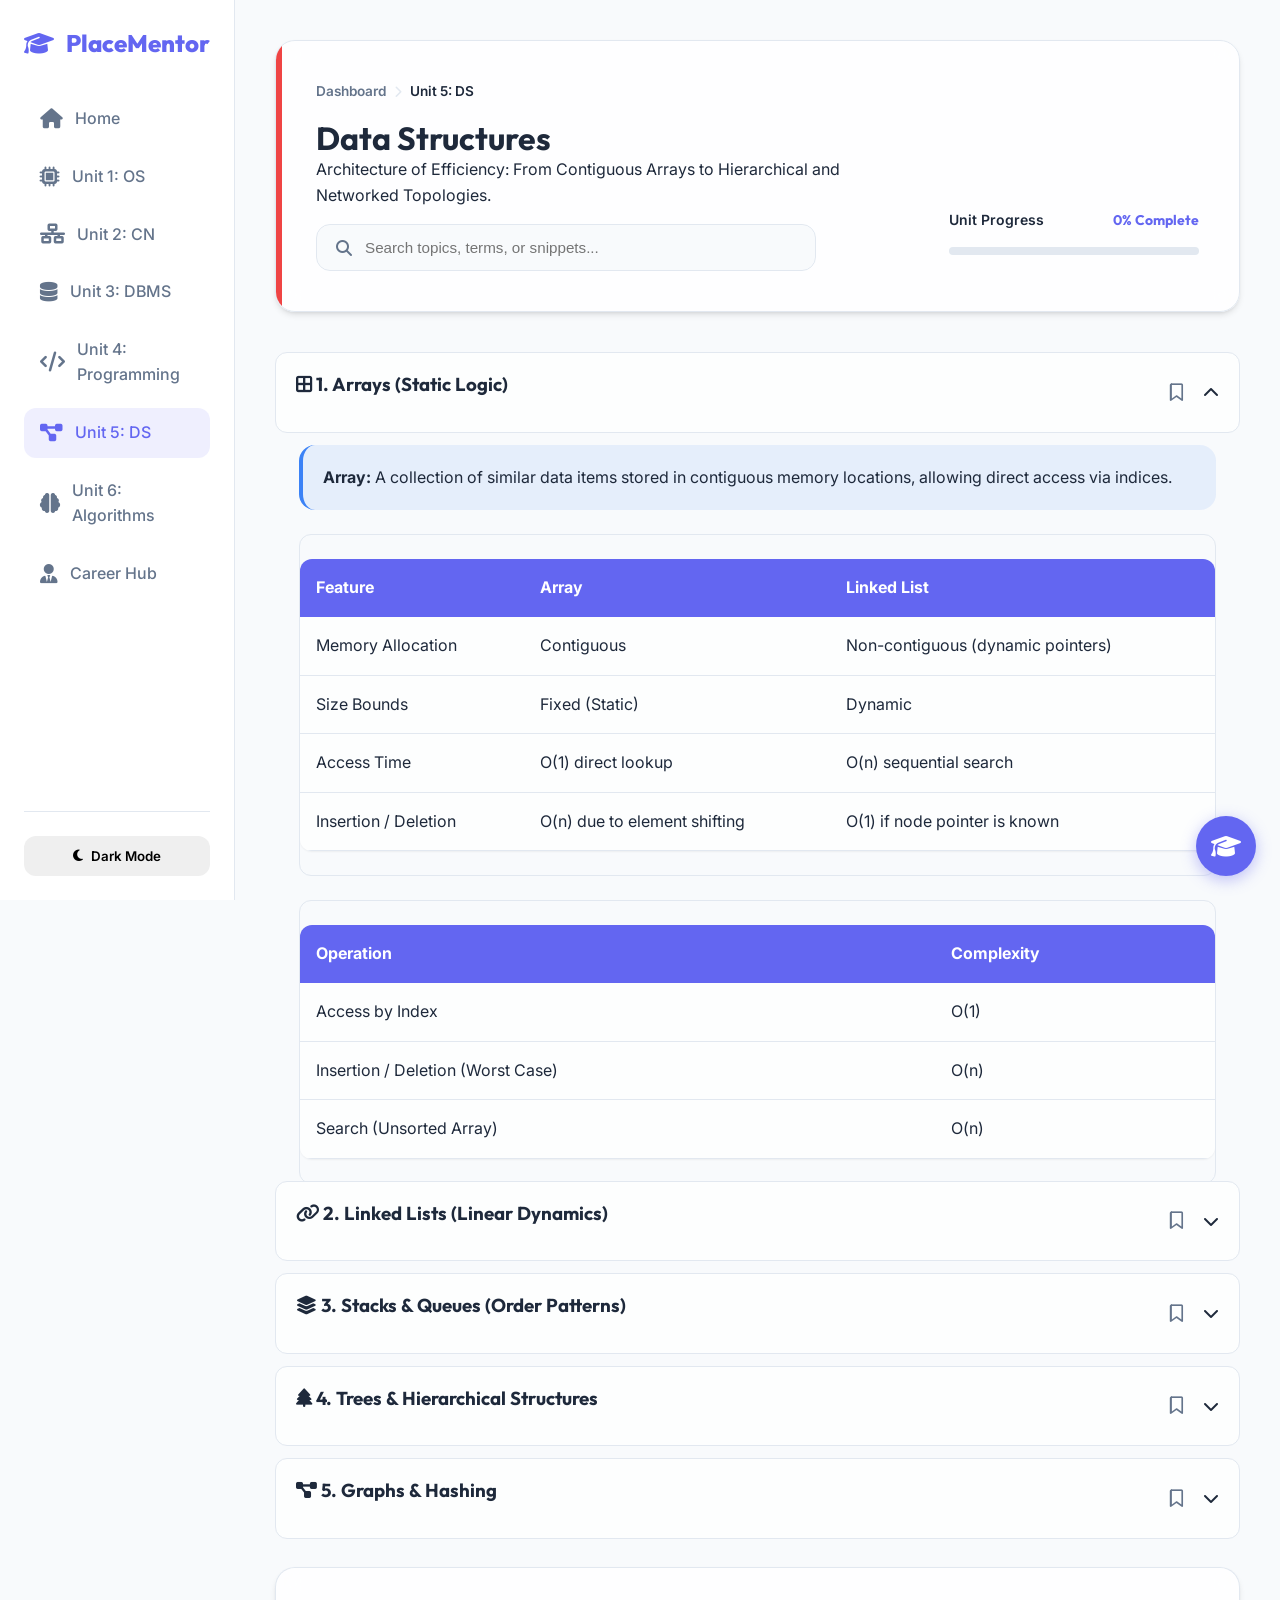
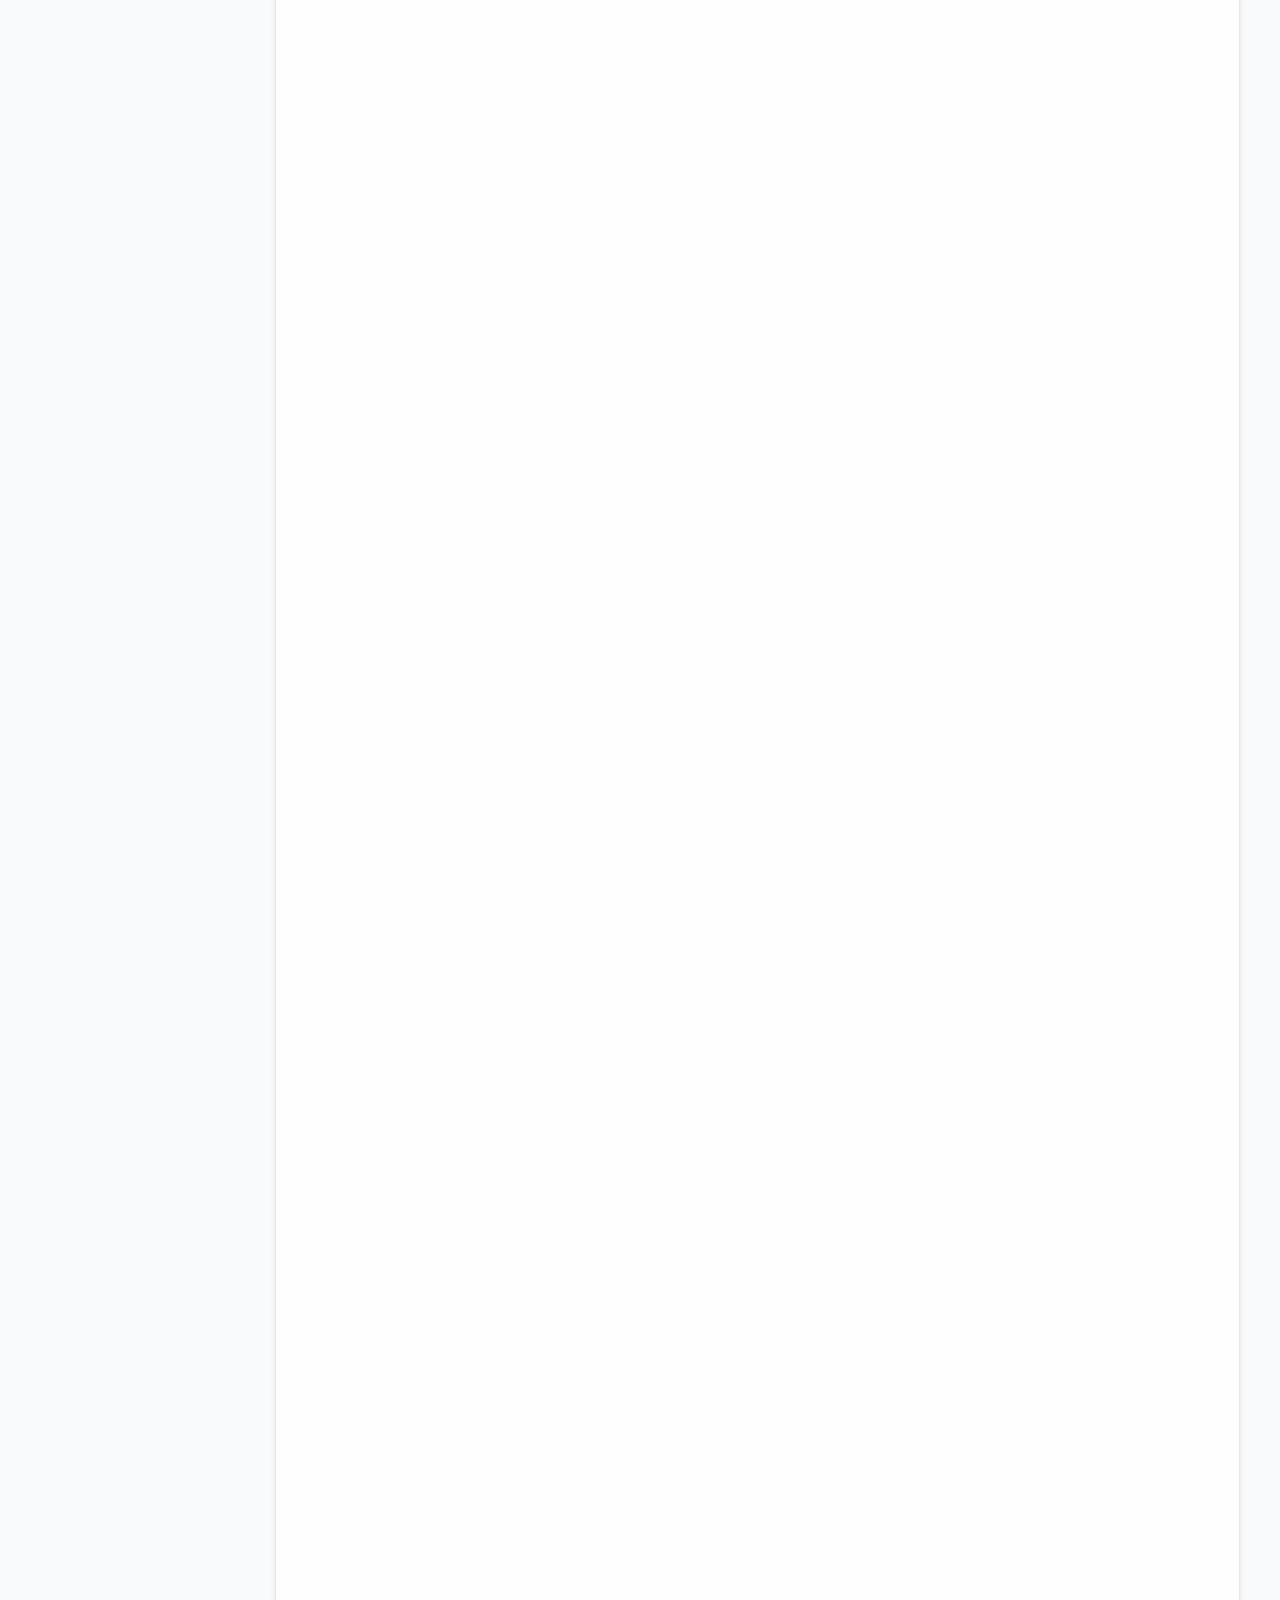
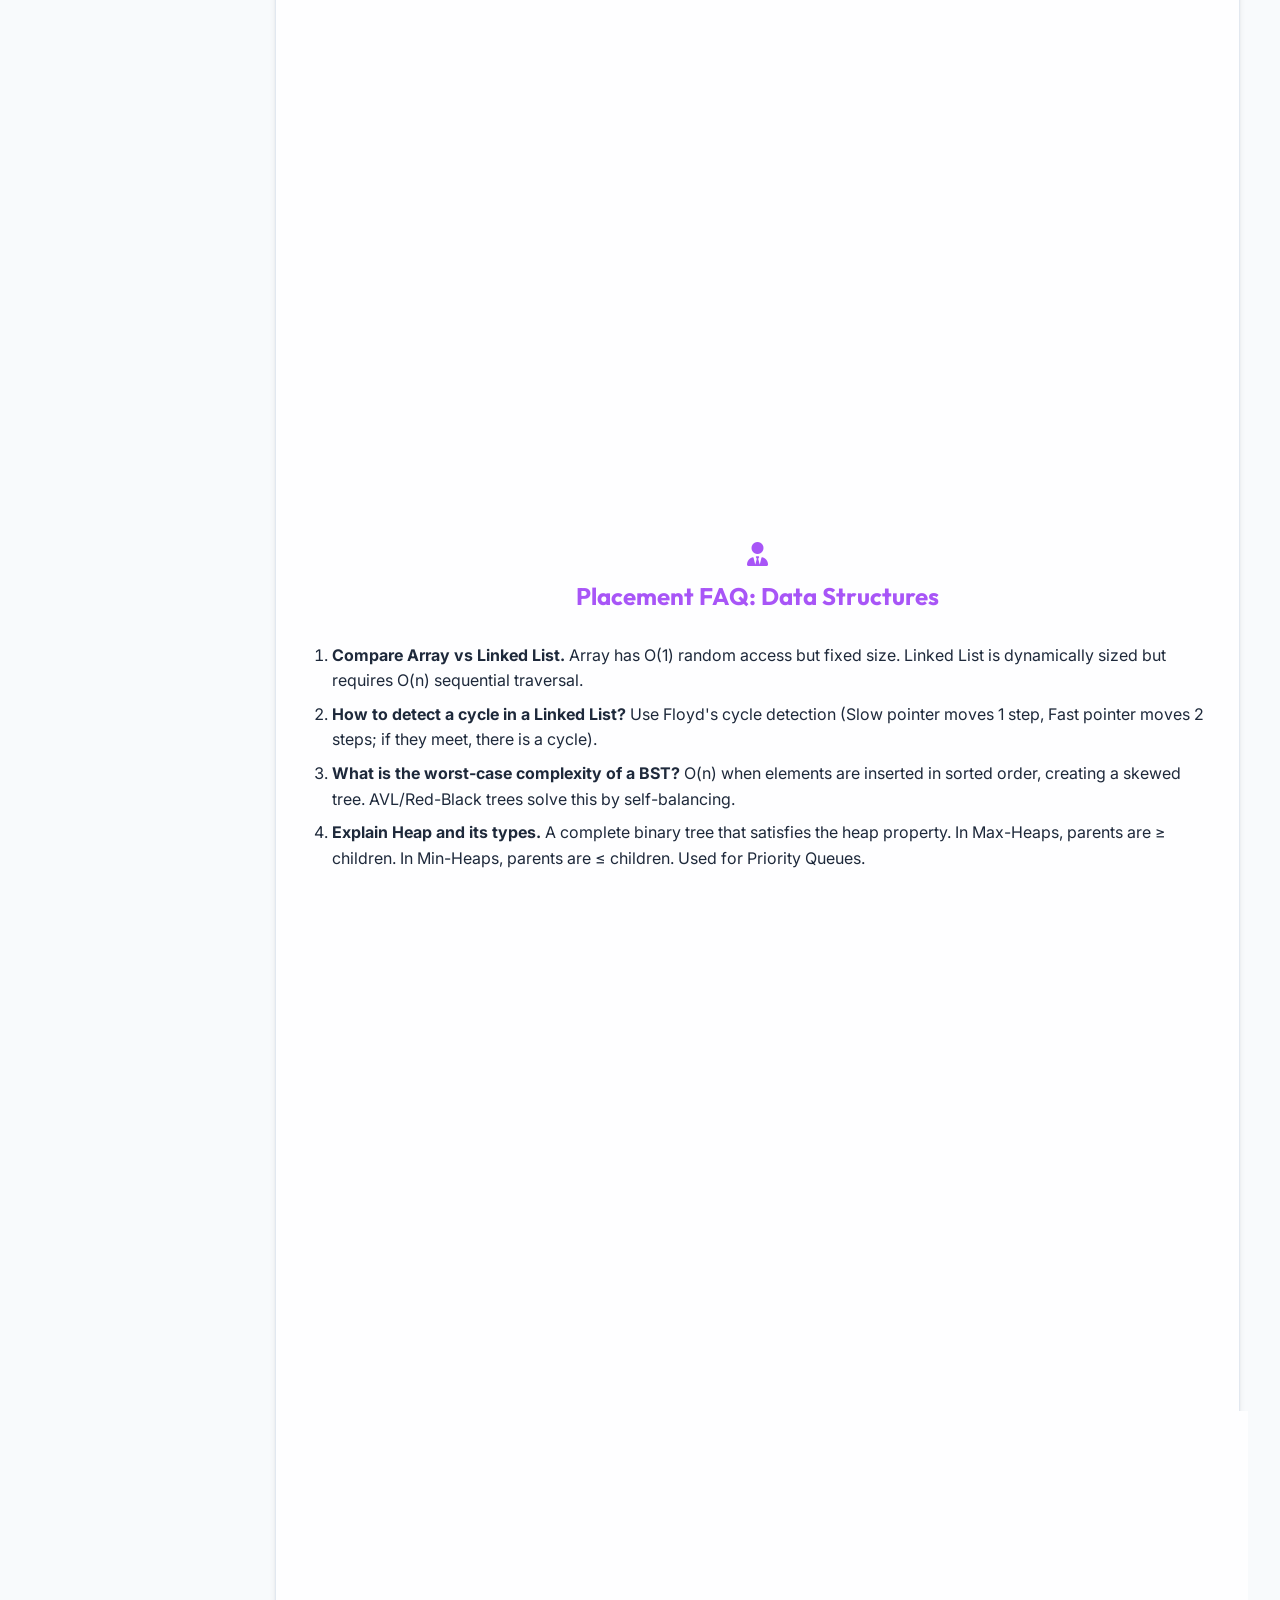
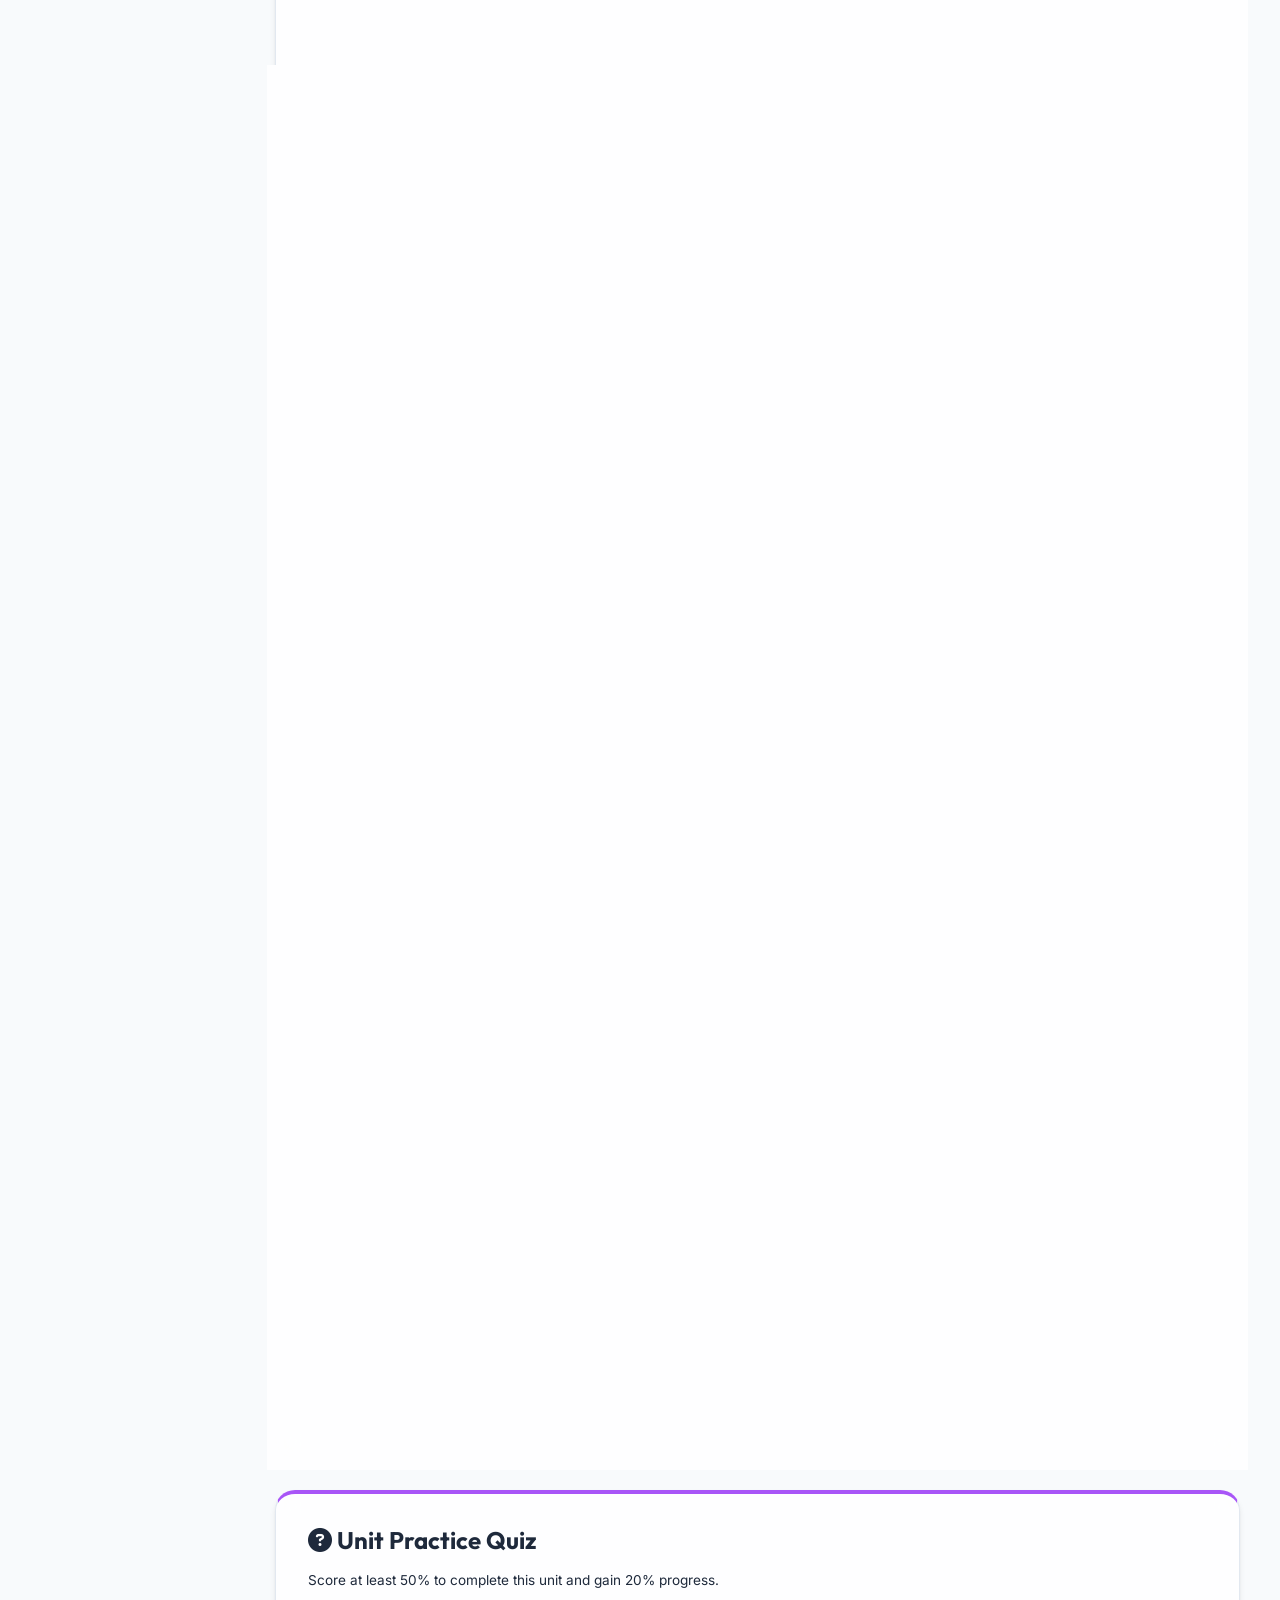
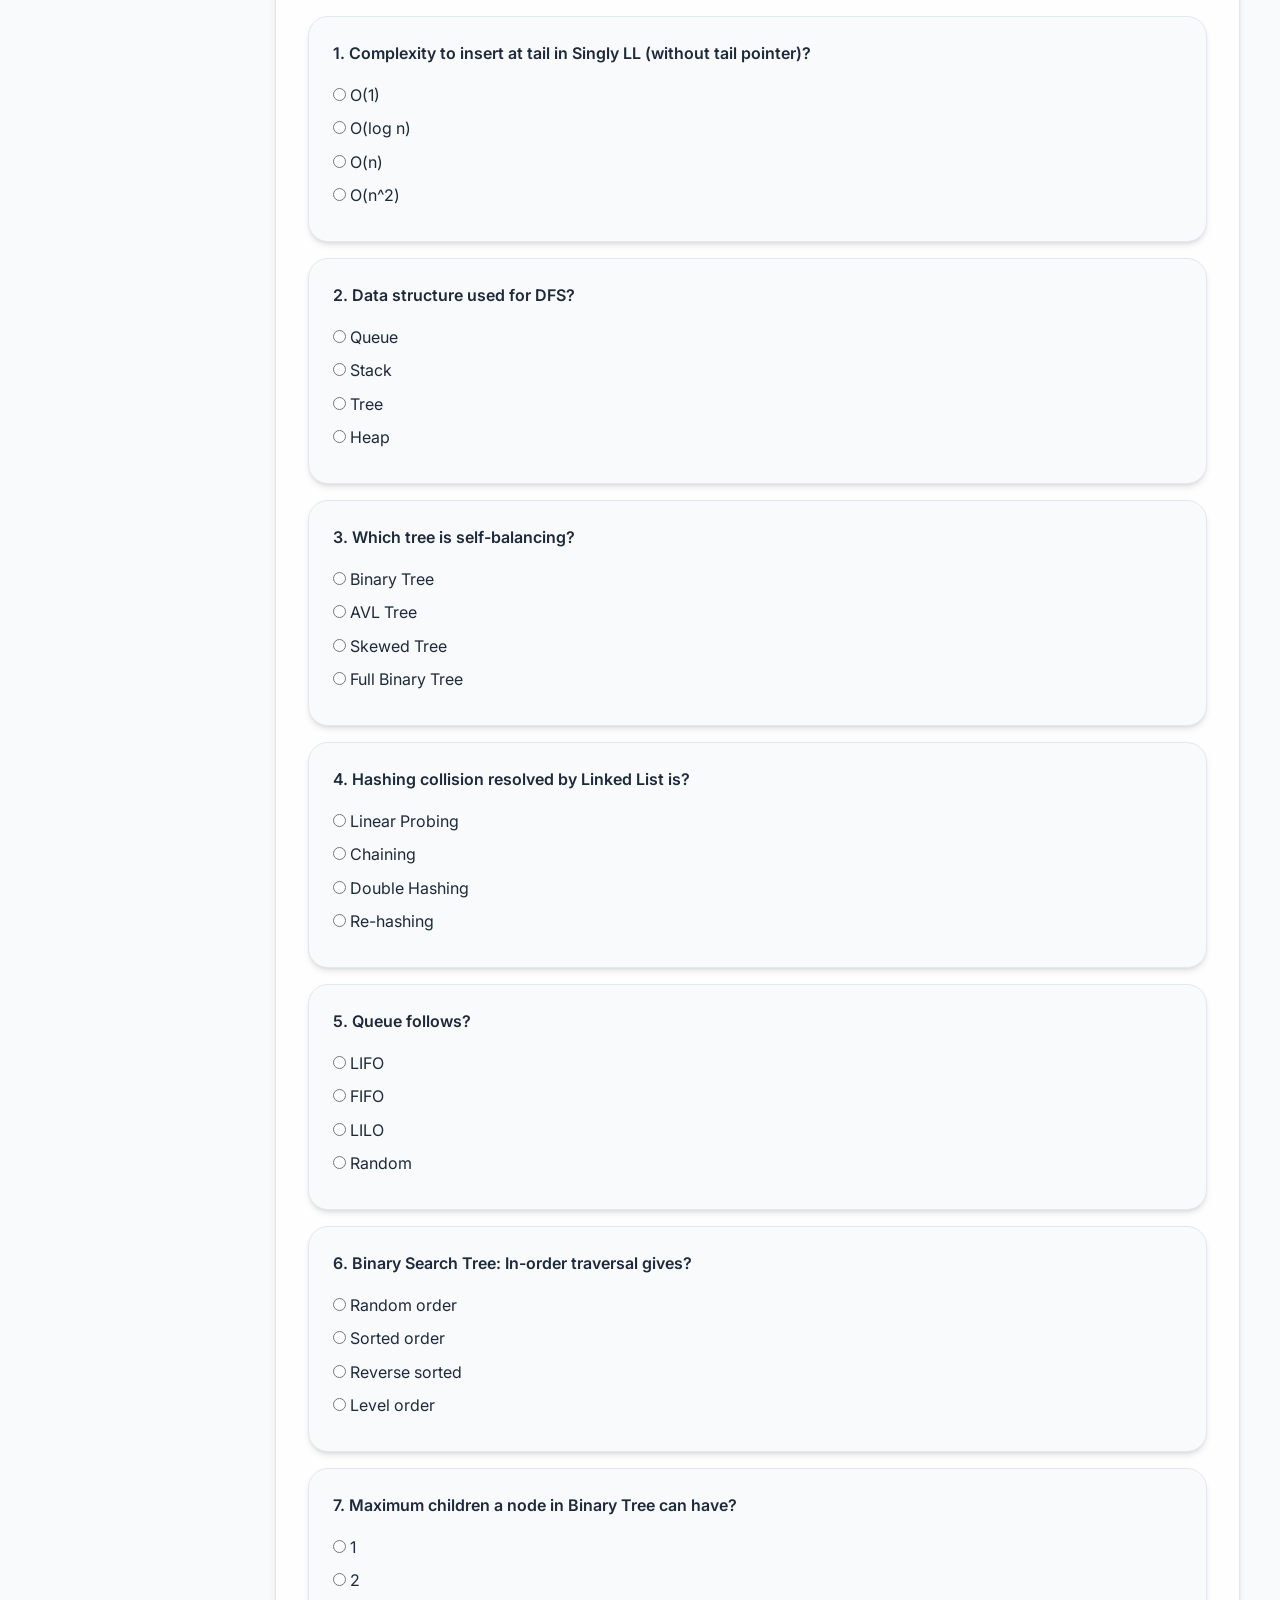
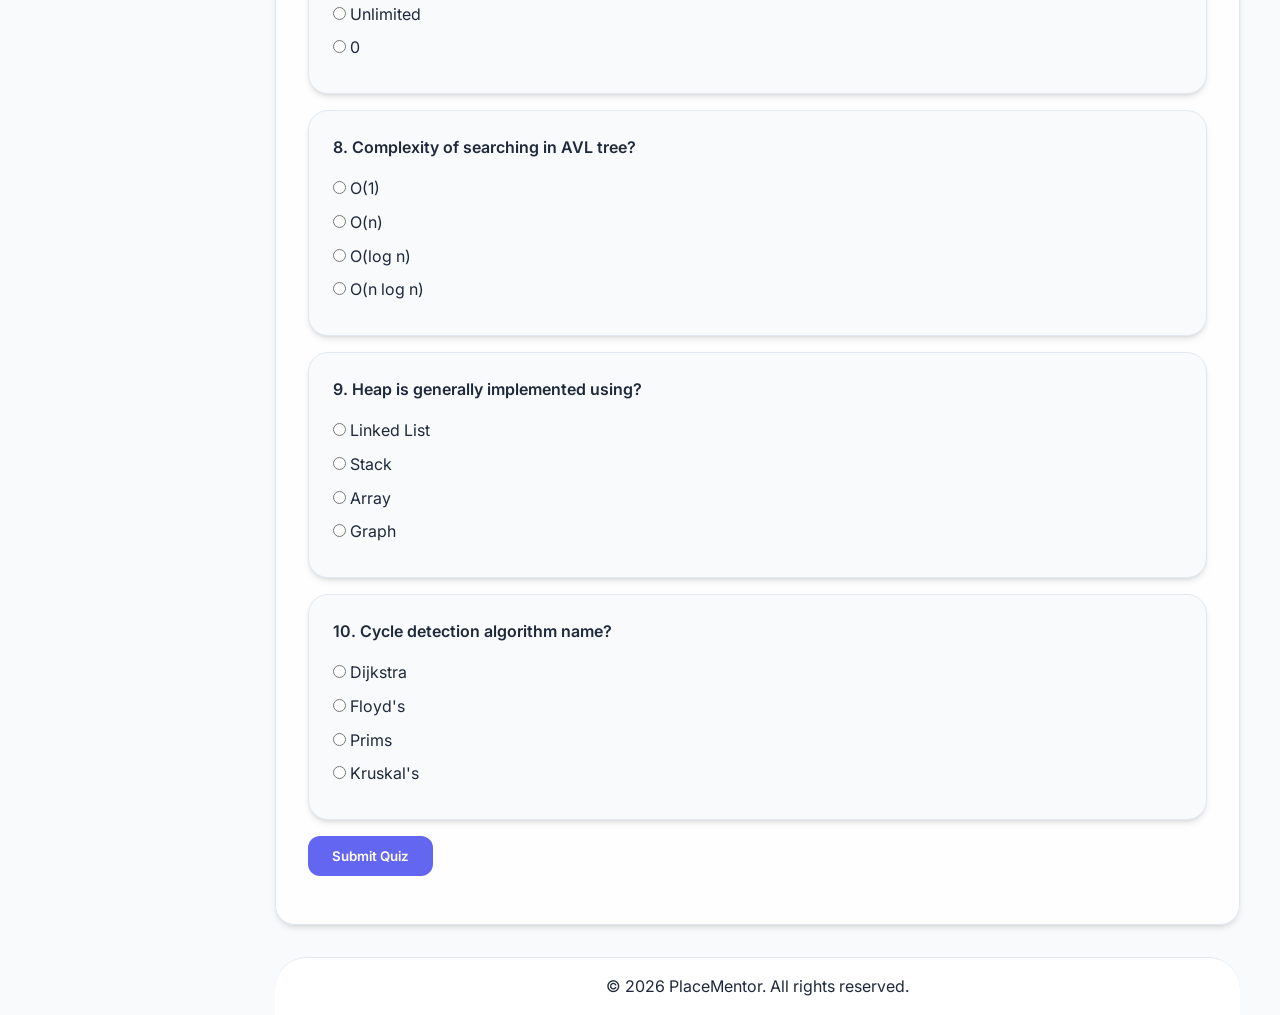
<file: unit5.html>
<!DOCTYPE html>
<html lang="en" data-theme="light">
<head>
    <meta charset="UTF-8">
    <meta name="viewport" content="width=device-width, initial-scale=1.0">
    <title>Unit 5: Data Structures - PlaceMentor</title>
    <link rel="stylesheet" href="style.css">
    <link rel="stylesheet" href="https://cdnjs.cloudflare.com/ajax/libs/font-awesome/6.4.0/css/all.min.css">
</head>
<body>
    <div id="app-container">
        <!-- Sidebar Navigation -->
        <aside class="sidebar">
            <div class="sidebar-logo"><i class="fas fa-graduation-cap"></i><span>PlaceMentor</span></div>
            <nav class="nav-links">
                <li class="nav-item"><a href="index.html" class="nav-link"><i class="fas fa-home"></i><span>Home</span></a></li>
                <li class="nav-item"><a href="unit1.html" class="nav-link"><i class="fas fa-microchip"></i><span>Unit 1: OS</span></a></li>
                <li class="nav-item"><a href="unit2.html" class="nav-link"><i class="fas fa-network-wired"></i><span>Unit 2: CN</span></a></li>
                <li class="nav-item"><a href="unit3.html" class="nav-link"><i class="fas fa-database"></i><span>Unit 3: DBMS</span></a></li>
                <li class="nav-item"><a href="unit4.html" class="nav-link"><i class="fas fa-code"></i><span>Unit 4: Programming</span></a></li>
                <li class="nav-item"><a href="unit5.html" class="nav-link active"><i class="fas fa-project-diagram"></i><span>Unit 5: DS</span></a></li>
                <li class="nav-item"><a href="unit6.html" class="nav-link"><i class="fas fa-brain"></i><span>Unit 6: Algorithms</span></a></li>
                <li class="nav-item"><a href="career.html" class="nav-link"><i class="fas fa-user-tie"></i><span>Career Hub</span></a></li>
            </nav>
            <div class="sidebar-footer">
                <button id="theme-toggle" class="btn w-full">
                    <i class="fas fa-moon"></i>
                    <span>Toggle Theme</span>
                </button>
            </div>
        </aside>

        <!-- Main Content -->
        <main class="main-content">
            <header class="glass-card unit-page-header border-danger">
                <div class="header-nav">
                    <a href="index.html">Dashboard</a>
                    <i class="fas fa-chevron-right"></i>
                    <span>Unit 5: DS</span>
                </div>
                <div class="unit-header-content">
                    <div class="unit-header-left">
                        <h1 class="mb-0">Data Structures</h1>
                        <p class="text-muted">Architecture of Efficiency: From Contiguous Arrays to Hierarchical and Networked Topologies.</p>
                        <div class="search-wrapper mt-4">
                            <i class="fas fa-search"></i>
                            <input type="text" id="search-input" placeholder="Search topics, terms, or snippets..." autocomplete="off">
                        </div>
                    </div>
                    <div class="unit-header-right">
                        <div class="flex-between mb-2">
                            <span class="progress-label">Unit Progress</span>
                            <span class="progress-text">0% Complete</span>
                        </div>
                        <div class="progress-container">
                            <div class="progress-bar"></div>
                        </div>
                    </div>
                </div>
            </header>

            <!-- 1. Arrays -->
            <div class="collapsible-header active">
                <h3><i class="fas fa-border-all"></i> 1. Arrays (Static Logic)</h3>
                <div class="header-actions">
                    <button class="bookmark-btn" data-bookmark-id="unit5_sec1" onclick="toggleBookmark('unit5_sec1')">
                        <i class="far fa-bookmark"></i>
                    </button>
                    <i class="fas fa-chevron-down chevron-icon"></i>
                </div>
            </div>
            <div class="collapsible-content active">
                <div class="info-box definition">
                    <p><strong>Array:</strong> A collection of similar data items stored in contiguous memory locations, allowing direct access via indices.</p>
                </div>
                <table class="tech-table">
                    <thead><tr><th>Feature</th><th>Array</th><th>Linked List</th></tr></thead>
                    <tbody>
                        <tr><td>Memory Allocation</td><td>Contiguous</td><td>Non-contiguous (dynamic pointers)</td></tr>
                        <tr><td>Size Bounds</td><td>Fixed (Static)</td><td>Dynamic</td></tr>
                        <tr><td>Access Time</td><td>O(1) direct lookup</td><td>O(n) sequential search</td></tr>
                        <tr><td>Insertion / Deletion</td><td>O(n) due to element shifting</td><td>O(1) if node pointer is known</td></tr>
                    </tbody>
                </table>
                <table class="tech-table">
                    <thead><tr><th>Operation</th><th>Complexity</th></tr></thead>
                    <tbody>
                        <tr><td>Access by Index</td><td>O(1)</td></tr>
                        <tr><td>Insertion / Deletion (Worst Case)</td><td>O(n)</td></tr>
                        <tr><td>Search (Unsorted Array)</td><td>O(n)</td></tr>
                    </tbody>
                </table>
                <button class="mark-read-btn" data-section-idx="0" onclick="markSectionRead('unit5', 0, this)">
                    <i class="far fa-check-circle"></i> Mark as Read
                </button>
            </div>

            <!-- 2. Linked Lists -->
            <div class="collapsible-header">
                <h3><i class="fas fa-link"></i> 2. Linked Lists (Linear Dynamics)</h3>
                <div class="header-actions">
                    <button class="bookmark-btn" data-bookmark-id="unit5_sec2" onclick="toggleBookmark('unit5_sec2')">
                        <i class="far fa-bookmark"></i>
                    </button>
                    <i class="fas fa-chevron-down chevron-icon"></i>
                </div>
            </div>
            <div class="collapsible-content">
                <table class="tech-table">
                    <thead><tr><th>Type</th><th>Structure</th><th>Key Characteristic</th></tr></thead>
                    <tbody>
                        <tr><td>Singly Linked List</td><td>Data &rarr; Next</td><td>Simple. Uni-directional traversal.</td></tr>
                        <tr><td>Doubly Linked List</td><td>Prev &harr; Data &harr; Next</td><td>Bi-directional traversal; occupies more pointer space.</td></tr>
                        <tr><td>Circular Linked List</td><td>Last Node &rarr; First Node</td><td>No NULL terminations; ideal for buffers and round-robin queues.</td></tr>
                    </tbody>
                </table>
                <div class="info-box formula">
                    <p><strong>Floyd's Cycle Finding (Fast & Slow Pointer Technique):</strong></p>
                    <ol>
                        <li>Initialize two pointers, <code>slow</code> and <code>fast</code>, at the HEAD node.</li>
                        <li>Advance <code>slow</code> by 1 step and <code>fast</code> by 2 steps.</li>
                        <li>If <code>slow == fast</code> at any point, a cycle exists. If <code>fast</code> reaches NULL, there is no cycle.</li>
                    </ol>
                </div>
                <section class="glass-card">
                    <h4>Interactive Linked List Visualizer</h4>
                    <div id="ll-cont" class="ds-visualizer"></div>
                    <button class="btn btn-primary" onclick="addNode()">Add Node</button>
                    <button class="btn" onclick="clearLL()">Clear List</button>
                </section>
                <button class="mark-read-btn" data-section-idx="1" onclick="markSectionRead('unit5', 1, this)">
                    <i class="far fa-check-circle"></i> Mark as Read
                </button>
            </div>

            <!-- 3. Stacks & Queues -->
            <div class="collapsible-header">
                <h3><i class="fas fa-layer-group"></i> 3. Stacks & Queues (Order Patterns)</h3>
                <div class="header-actions">
                    <button class="bookmark-btn" data-bookmark-id="unit5_sec3" onclick="toggleBookmark('unit5_sec3')">
                        <i class="far fa-bookmark"></i>
                    </button>
                    <i class="fas fa-chevron-down chevron-icon"></i>
                </div>
            </div>
            <div class="collapsible-content">
                <div class="benefit-grid mt-2 text-left">
                    <div class="p-4 border-primary glass-card">
                        <h4>Stack (LIFO - Last In First Out)</h4>
                        <p><strong>Applications:</strong> Recursive function calls, Undo/Redo operations, Expression parsing, Balanced parenthesis verification.</p>
                    </div>
                    <div class="p-4 border-success glass-card">
                        <h4>Queue (FIFO - First In First Out)</h4>
                        <p><strong>Applications:</strong> BFS traversal in graphs, print spoolers, CPU scheduling queues, messaging buffers.</p>
                    </div>
                </div>
                <div class="info-box interview">
                    <p><strong>Circular Queue:</strong> Overcomes space wastage in basic linear queues where array slots before the FRONT index cannot be reused even after dequeue operations.</p>
                </div>
                <button class="mark-read-btn" data-section-idx="2" onclick="markSectionRead('unit5', 2, this)">
                    <i class="far fa-check-circle"></i> Mark as Read
                </button>
            </div>

            <!-- 4. Trees -->
            <div class="collapsible-header">
                <h3><i class="fas fa-tree"></i> 4. Trees & Hierarchical Structures</h3>
                <div class="header-actions">
                    <button class="bookmark-btn" data-bookmark-id="unit5_sec4" onclick="toggleBookmark('unit5_sec4')">
                        <i class="far fa-bookmark"></i>
                    </button>
                    <i class="fas fa-chevron-down chevron-icon"></i>
                </div>
            </div>
            <div class="collapsible-content">
                <div class="info-box definition">
                    <p><strong>Binary Tree:</strong> A hierarchical tree structure where every node has at most two children.</p>
                    <p><strong>BST (Binary Search Tree):</strong> A binary tree with the property: <code>Left Child < Parent < Right Child</code>.</p>
                </div>

                <h4>Visual Learning: Binary Tree Anatomy</h4>
                <div class="diagram-container">
                    <div class="visual-node">Root Node (10)</div>
                    <div style="display: flex; gap: 4rem; align-items: start;">
                        <div style="display: flex; flex-direction: column; align-items: center;">
                            <div class="visual-arrow" style="transform: rotate(45deg); height: 20px;"></div>
                            <div class="visual-node" style="background: var(--info);">Left Child (5)</div>
                        </div>
                        <div style="display: flex; flex-direction: column; align-items: center;">
                            <div class="visual-arrow" style="transform: rotate(-45deg); height: 20px;"></div>
                            <div class="visual-node" style="background: var(--info);">Right Child (15)</div>
                        </div>
                    </div>
                </div>

                <h4>Self-Balancing Trees (Interview Favorites)</h4>
                <ul>
                    <li><strong>AVL Trees:</strong> Strictly balanced BST where the height difference (balance factor) between left and right subtrees is at most 1. Uses rotations (LL, RR, LR, RL) to rebalance.</li>
                    <li><strong>Red-Black Trees:</strong> Loosely balanced BST using node coloring rules (red/black). Offers faster insertions/deletions than AVL. Used in C++ STL <code>std::map</code>.</li>
                </ul>

                <div class="info-box formula">
                    <p><strong>BST vs AVL Search Complexity:</strong><br>
                    - Normal BST Search: <strong>O(h)</strong>, where h is height. Can degrade to <strong>O(n)</strong> for skewed trees.<br>
                    - AVL Search: Guaranteed <strong>O(log n)</strong> because height is strictly bounded.</p>
                </div>

                <div class="glass-card" style="border-left: 5px solid var(--purple);">
                    <h5>Trie (Prefix Tree)</h5>
                    <p>An advanced search tree used to store dynamic sets of strings. Nodes store characters rather than full keys. Ideal for prefix searches (e.g., auto-complete, dictionary lookups). Search/Insert complexity is <strong>O(L)</strong>, where L is the string length.</p>
                </div>
                <button class="mark-read-btn" data-section-idx="3" onclick="markSectionRead('unit5', 3, this)">
                    <i class="far fa-check-circle"></i> Mark as Read
                </button>
            </div>

            <!-- 5. Graphs & Hashing -->
            <div class="collapsible-header">
                <h3><i class="fas fa-project-diagram"></i> 5. Graphs & Hashing</h3>
                <div class="header-actions">
                    <button class="bookmark-btn" data-bookmark-id="unit5_sec5" onclick="toggleBookmark('unit5_sec5')">
                        <i class="far fa-bookmark"></i>
                    </button>
                    <i class="fas fa-chevron-down chevron-icon"></i>
                </div>
            </div>
            <div class="collapsible-content">
                <div class="info-box formula">
                    <p><strong>Graph G = (V, E):</strong> A network of vertices (V) connected by edges (E). Can be directed/undirected and weighted/unweighted.</p>
                </div>
                <div style="display: grid; grid-template-columns: 1fr 1fr; gap: 1rem; margin-bottom: 2rem;">
                    <div class="glass-card" style="border-top: 3px solid var(--primary);">
                        <h5>Breadth-First Search (BFS)</h5>
                        <p>Queue-based level-order traversal. Finds the shortest path in unweighted graphs. Complexity: O(V + E).</p>
                    </div>
                    <div class="glass-card" style="border-top: 3px solid var(--secondary);">
                        <h5>Depth-First Search (DFS)</h5>
                        <p>Stack/Recursion-based deep traversal. Used for cycle detection, topological sorting. Complexity: O(V + E).</p>
                    </div>
                </div>

                <h4>Hashing Conflict Resolution</h4>
                <table class="tech-table">
                    <thead><tr><th>Technique</th><th>Description</th></tr></thead>
                    <tbody>
                        <tr><td>Chaining (Open Hashing)</td><td>Maintains a linked list at each bucket. Avoids table limits but uses extra pointer memory.</td></tr>
                        <tr><td>Open Addressing (Closed Hashing)</td><td>Finds next available slot in-place using Linear Probing, Quadratic Probing, or Double Hashing.</td></tr>
                    </tbody>
                </table>

                <div class="glass-card mt-4">
                    <h5>Disjoint Set Union (DSU) / Union-Find</h5>
                    <p>An algorithm to track elements partitioned into disjoint subsets. Optimized via two techniques:</p>
                    <ul>
                        <li><strong>Union by Rank:</strong> Always attaches the shorter tree under the root of the taller tree to minimize height.</li>
                        <li><strong>Path Compression:</strong> Flattens the tree structure during <code>find</code> queries, pointing visited nodes directly to the root.</li>
                    </ul>
                    <p>Combined amortized complexity is nearly constant: <strong>O(&alpha;(n))</strong> per operation.</p>
                </div>

                <div class="info-box interview">
                    <p><strong>Consistent Hashing:</strong> Used in distributed databases and load balancers. Minimizes remapped keys when cache servers are added or removed (only <code>K/n</code> keys need to shift, compared to nearly all keys in standard modulo hashing).</p>
                </div>
                <button class="mark-read-btn" data-section-idx="4" onclick="markSectionRead('unit5', 4, this)">
                    <i class="far fa-check-circle"></i> Mark as Read
                </button>
            </div>

            <!-- FAQ Section -->
            <div class="glass-card benefit-card border-purple mt-4">
                <h2 class="color-purple text-center"><i class="fas fa-user-tie"></i> Placement FAQ: Data Structures</h2>
                <div class="text-left mt-4">
                    <ol class="pl-4">
                        <li class="mb-2"><strong>Compare Array vs Linked List.</strong> Array has O(1) random access but fixed size. Linked List is dynamically sized but requires O(n) sequential traversal.</li>
                        <li class="mb-2"><strong>How to detect a cycle in a Linked List?</strong> Use Floyd's cycle detection (Slow pointer moves 1 step, Fast pointer moves 2 steps; if they meet, there is a cycle).</li>
                        <li class="mb-2"><strong>What is the worst-case complexity of a BST?</strong> O(n) when elements are inserted in sorted order, creating a skewed tree. AVL/Red-Black trees solve this by self-balancing.</li>
                        <li class="mb-2"><strong>Explain Heap and its types.</strong> A complete binary tree that satisfies the heap property. In Max-Heaps, parents are &ge; children. In Min-Heaps, parents are &le; children. Used for Priority Queues.</li>
                    </ol>
                </div>
            </div>

            <!-- Quiz Section -->
            <section id="quiz-unit5" class="mt-4"></section>
            <div id="quiz-result-unit5" class="mt-4"></div>

            <!-- Footer -->
            <footer class="text-center mt-4 p-4 text-muted border-top">
                <p>&copy; 2026 PlaceMentor. All rights reserved.</p>
            </footer>
        </main>
    </div>

    <script src="script.js?v=2.1.1"></script>
    <script>
        let nodes = [];
        function addNode() {
            nodes.push(Math.floor(Math.random()*99));
            renderNodes();
        }
        function clearLL() { nodes = []; renderNodes(); }
        function renderNodes() {
            const cont = document.getElementById('ll-cont');
            if (cont) {
                cont.innerHTML = nodes.map(v => `<div class="node">${v}</div>`).join('');
            }
        }
        document.addEventListener('DOMContentLoaded', () => {
             const quizData = [
                { question: "Complexity to insert at tail in Singly LL (without tail pointer)?", options: ["O(1)", "O(log n)", "O(n)", "O(n^2)"], answer: 2 },
                { question: "Data structure used for DFS?", options: ["Queue", "Stack", "Tree", "Heap"], answer: 1 },
                { question: "Which tree is self-balancing?", options: ["Binary Tree", "AVL Tree", "Skewed Tree", "Full Binary Tree"], answer: 1 },
                { question: "Hashing collision resolved by Linked List is?", options: ["Linear Probing", "Chaining", "Double Hashing", "Re-hashing"], answer: 1 },
                { question: "Queue follows?", options: ["LIFO", "FIFO", "LILO", "Random"], answer: 1 },
                { question: "Binary Search Tree: In-order traversal gives?", options: ["Random order", "Sorted order", "Reverse sorted", "Level order"], answer: 1 },
                { question: "Maximum children a node in Binary Tree can have?", options: ["1", "2", "Unlimited", "0"], answer: 1 },
                { question: "Complexity of searching in AVL tree?", options: ["O(1)", "O(n)", "O(log n)", "O(n log n)"], answer: 2 },
                { question: "Heap is generally implemented using?", options: ["Linked List", "Stack", "Array", "Graph"], answer: 2 },
                { question: "Cycle detection algorithm name?", options: ["Dijkstra", "Floyd's", "Prims", "Kruskal's"], answer: 1 }
            ];
            handleQuiz('unit5', quizData);
        });
    </script>
</body>
</html>
</file>
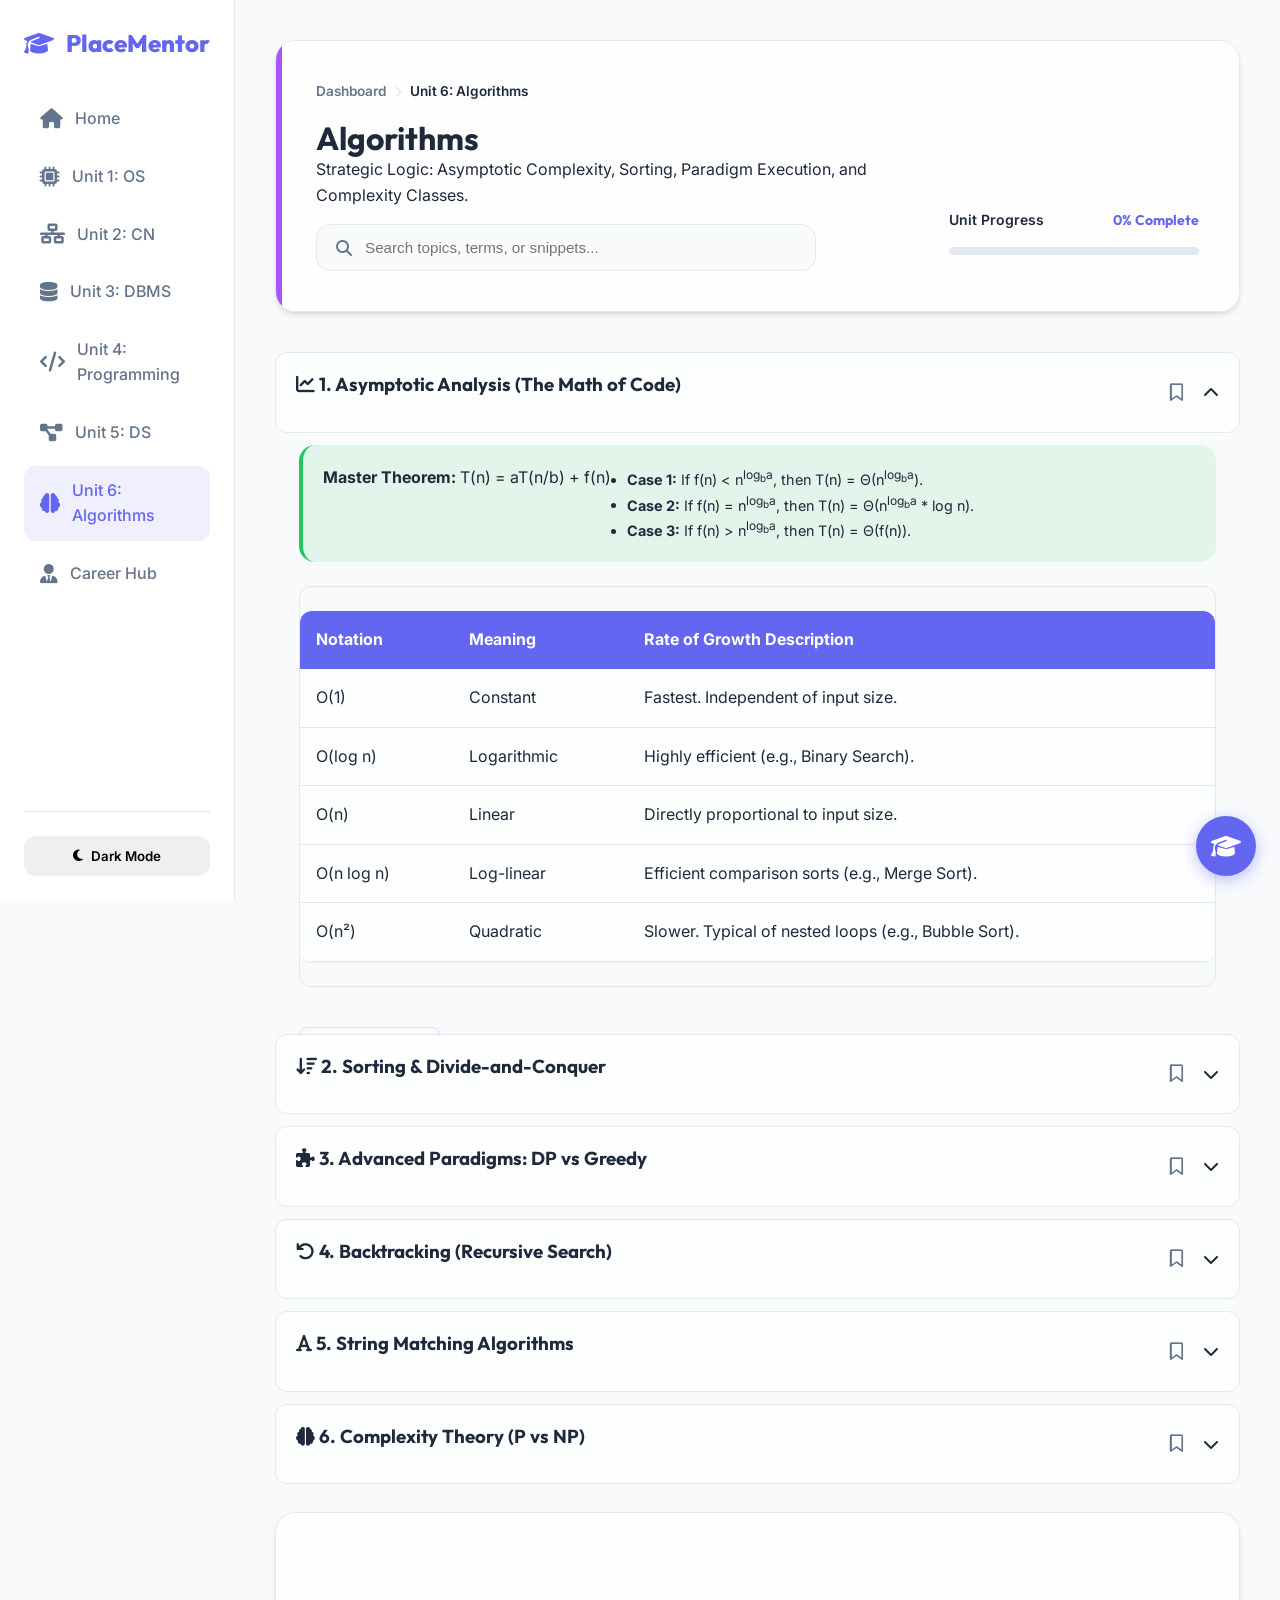
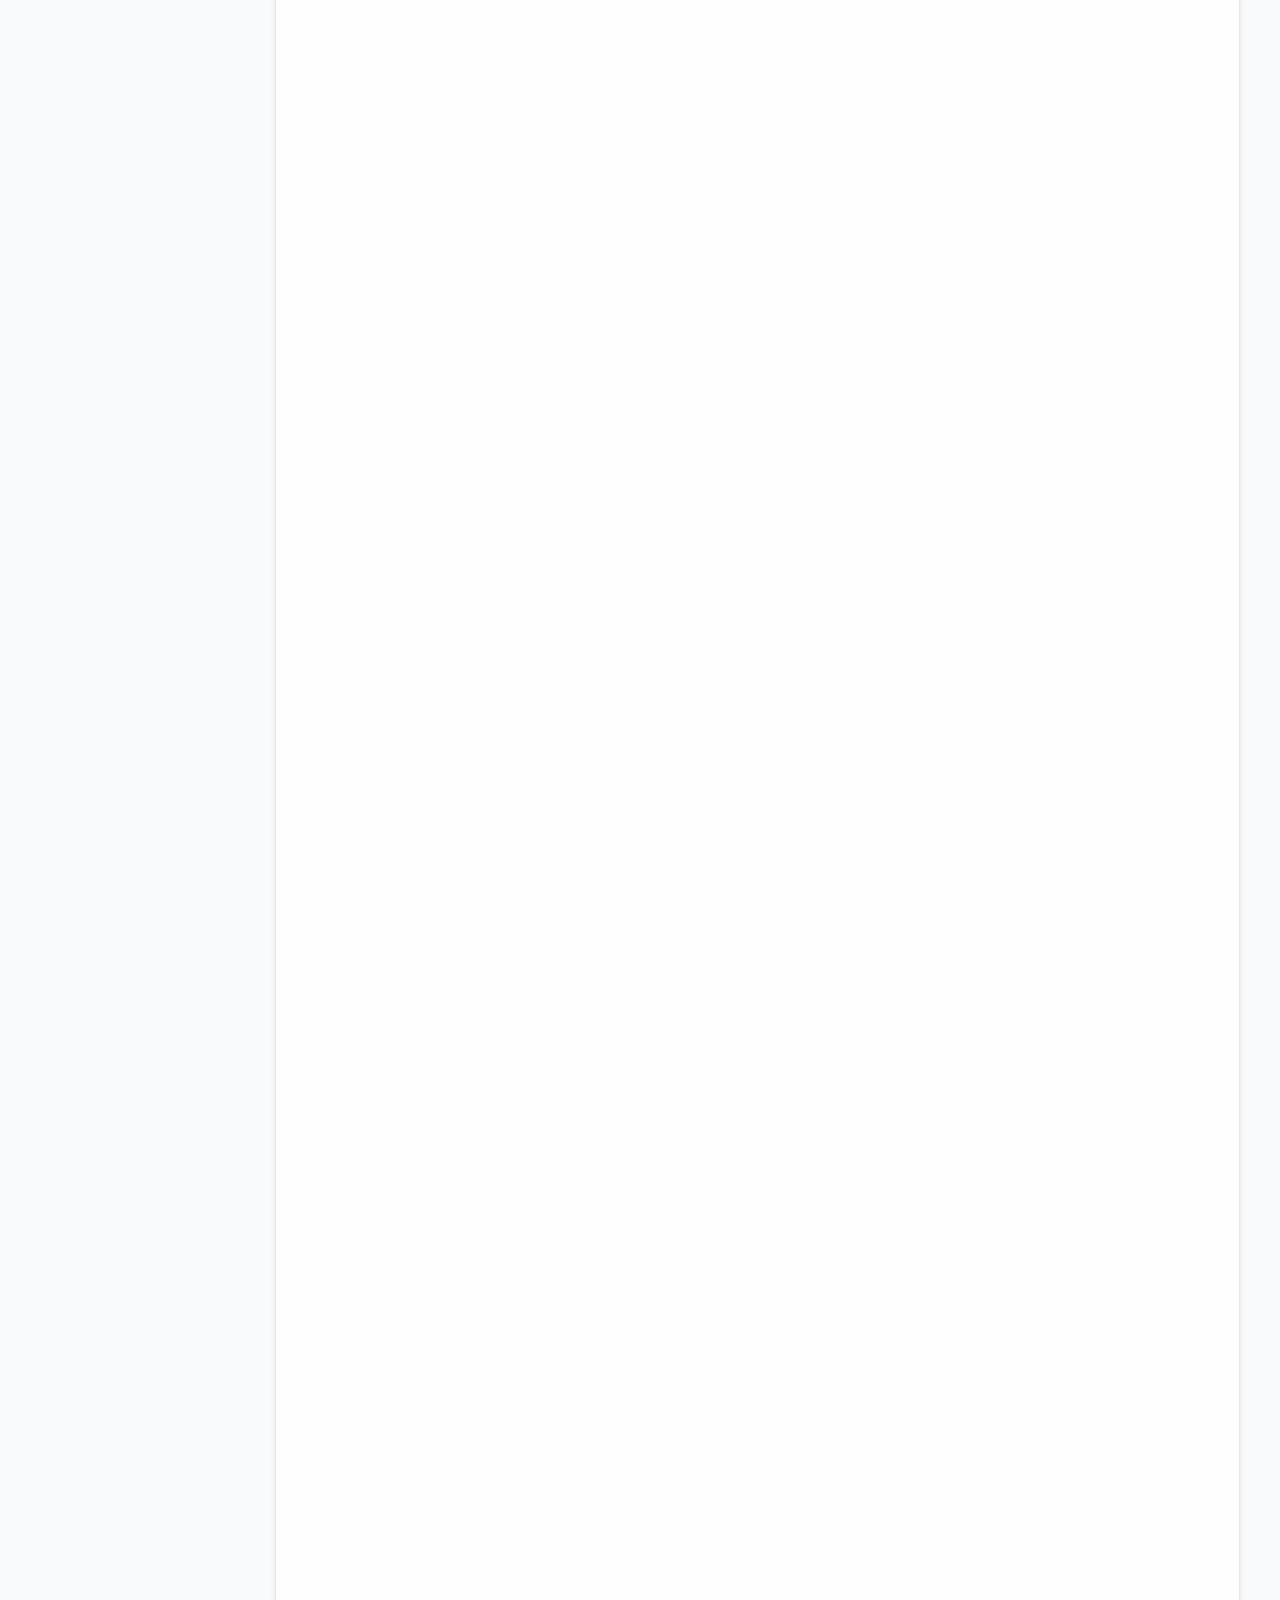
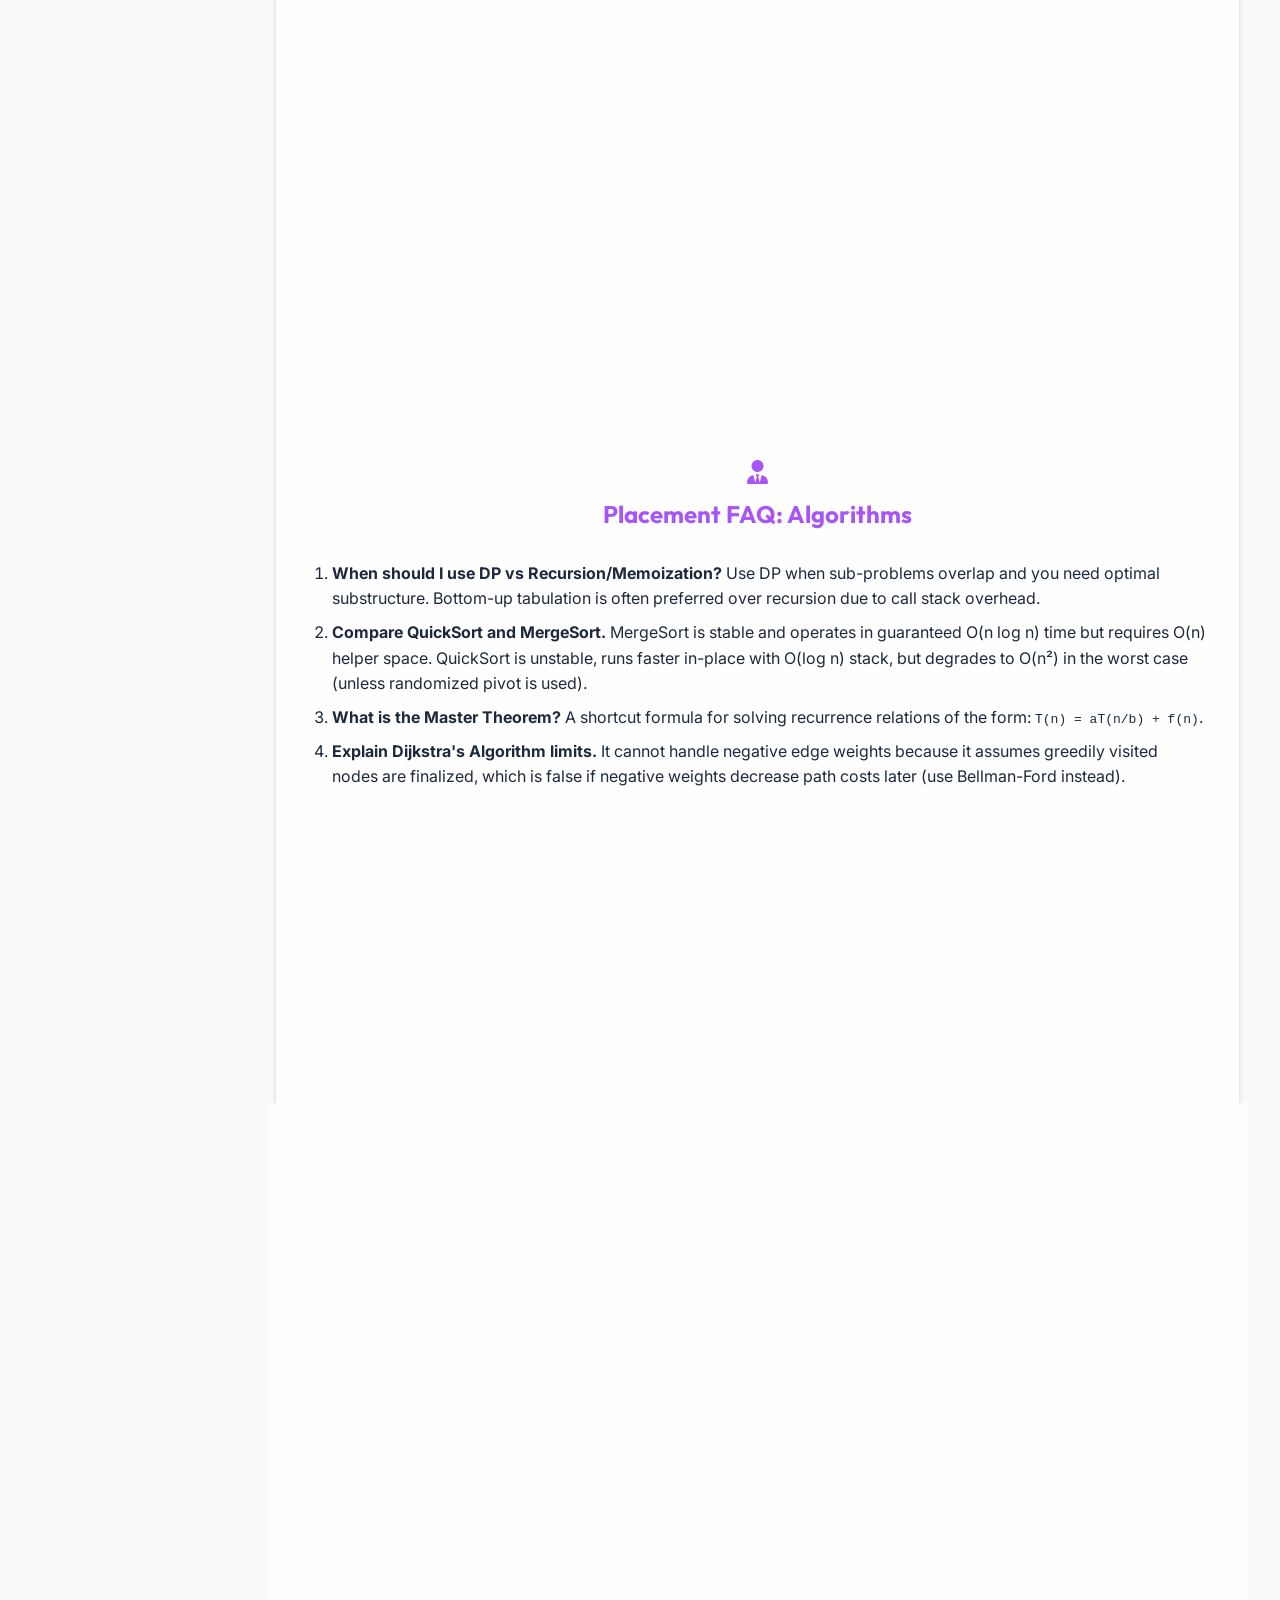
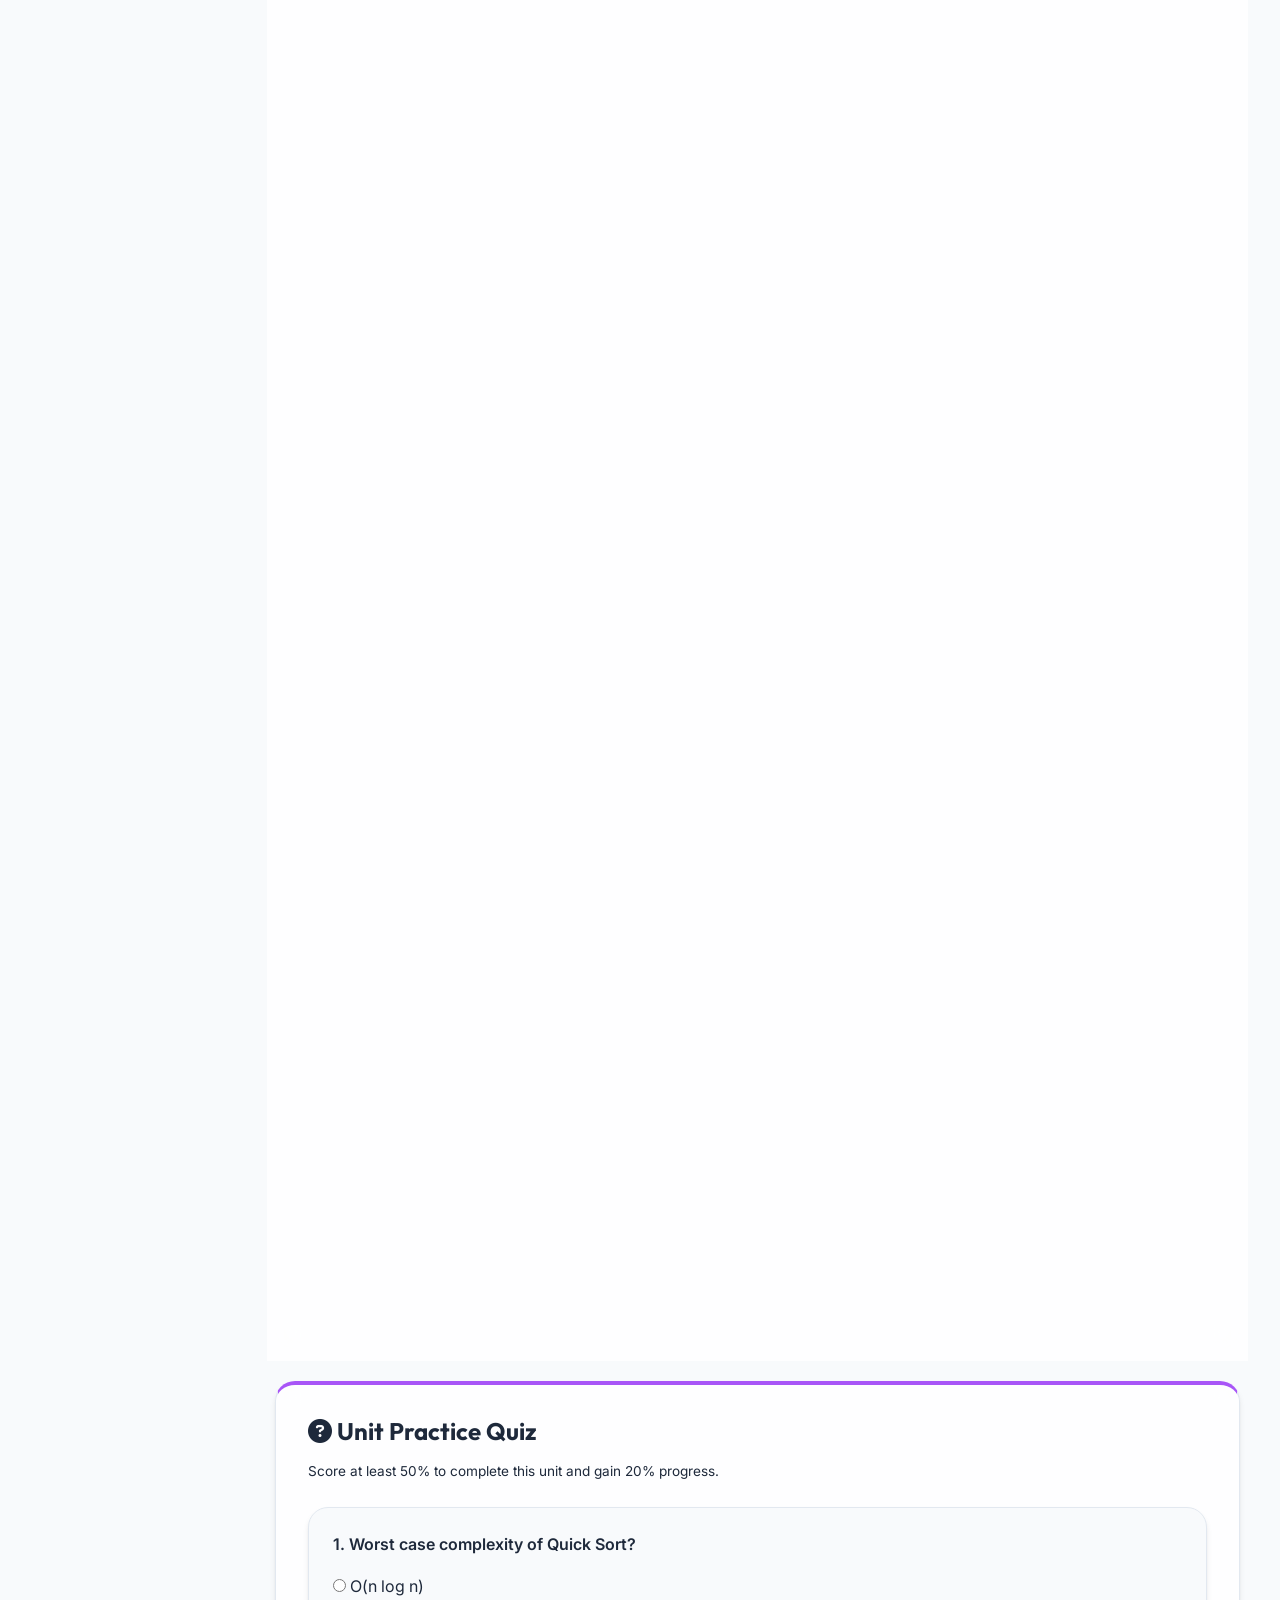
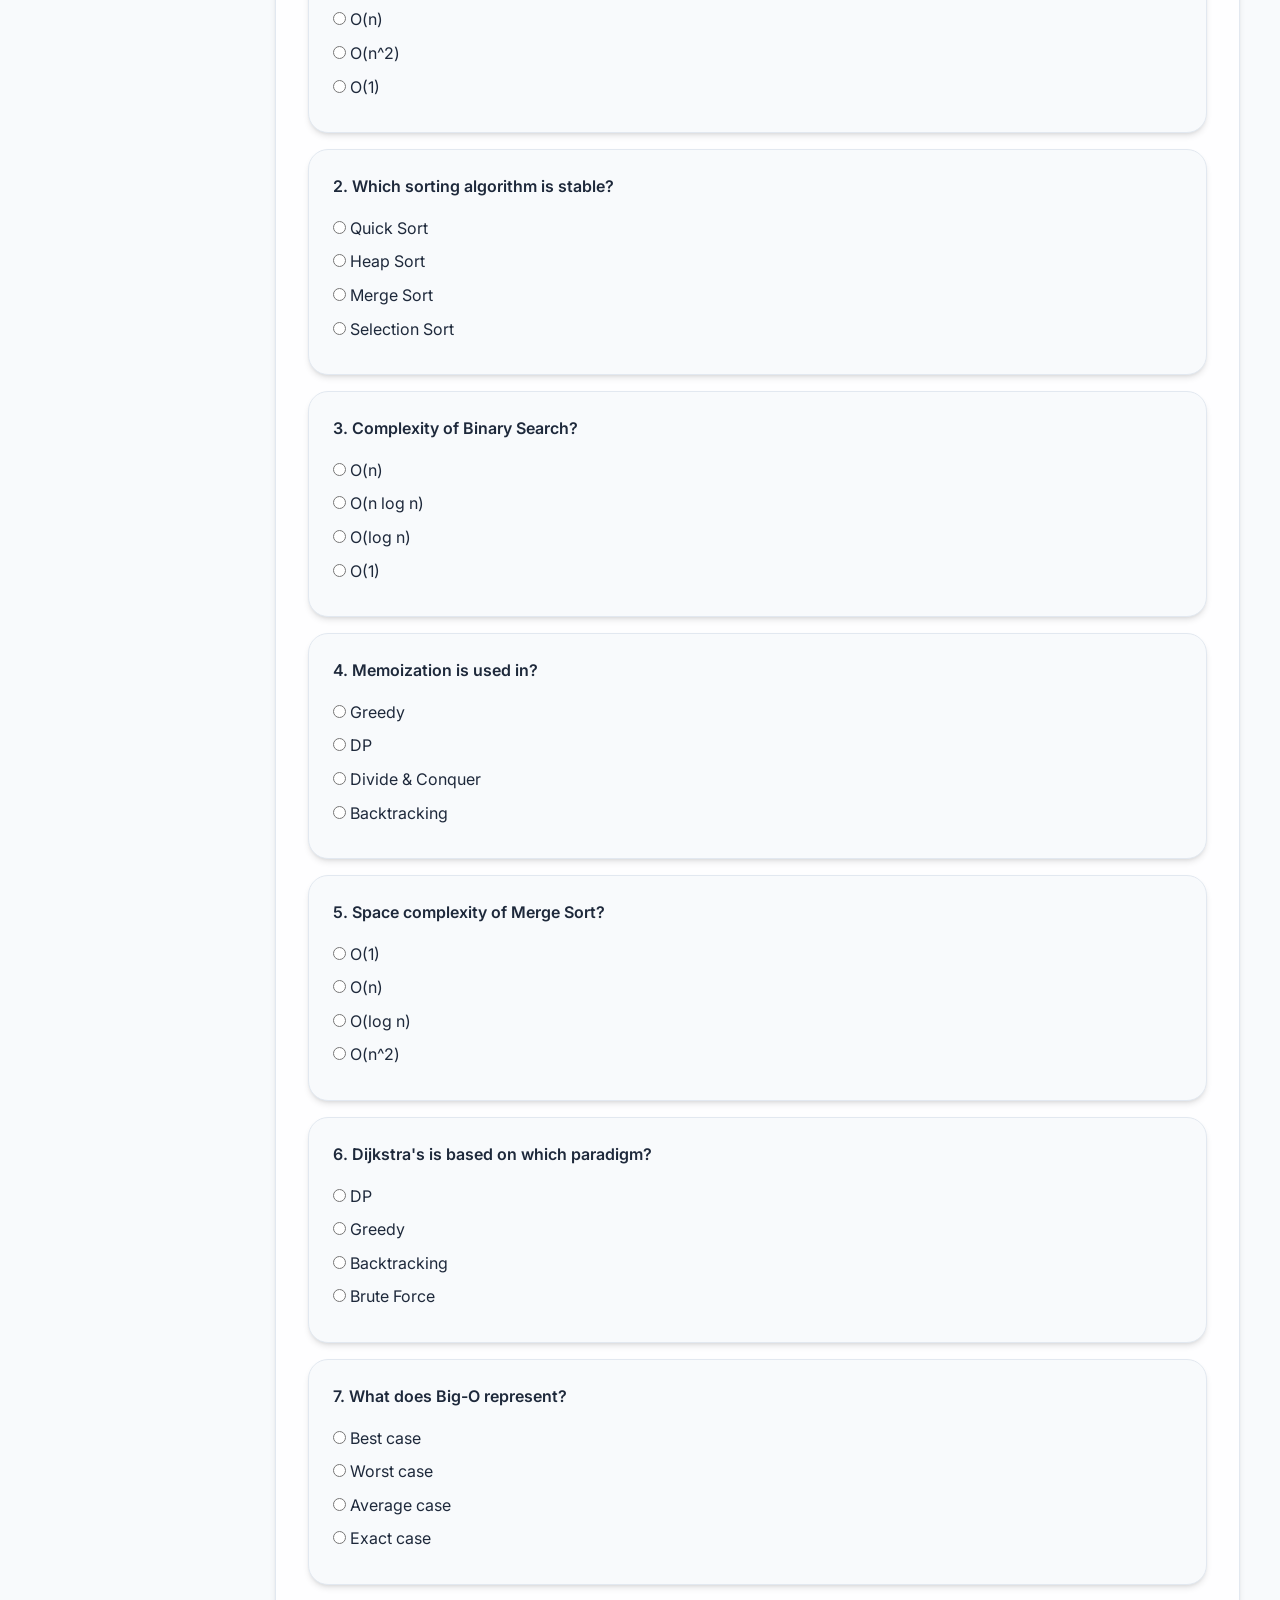
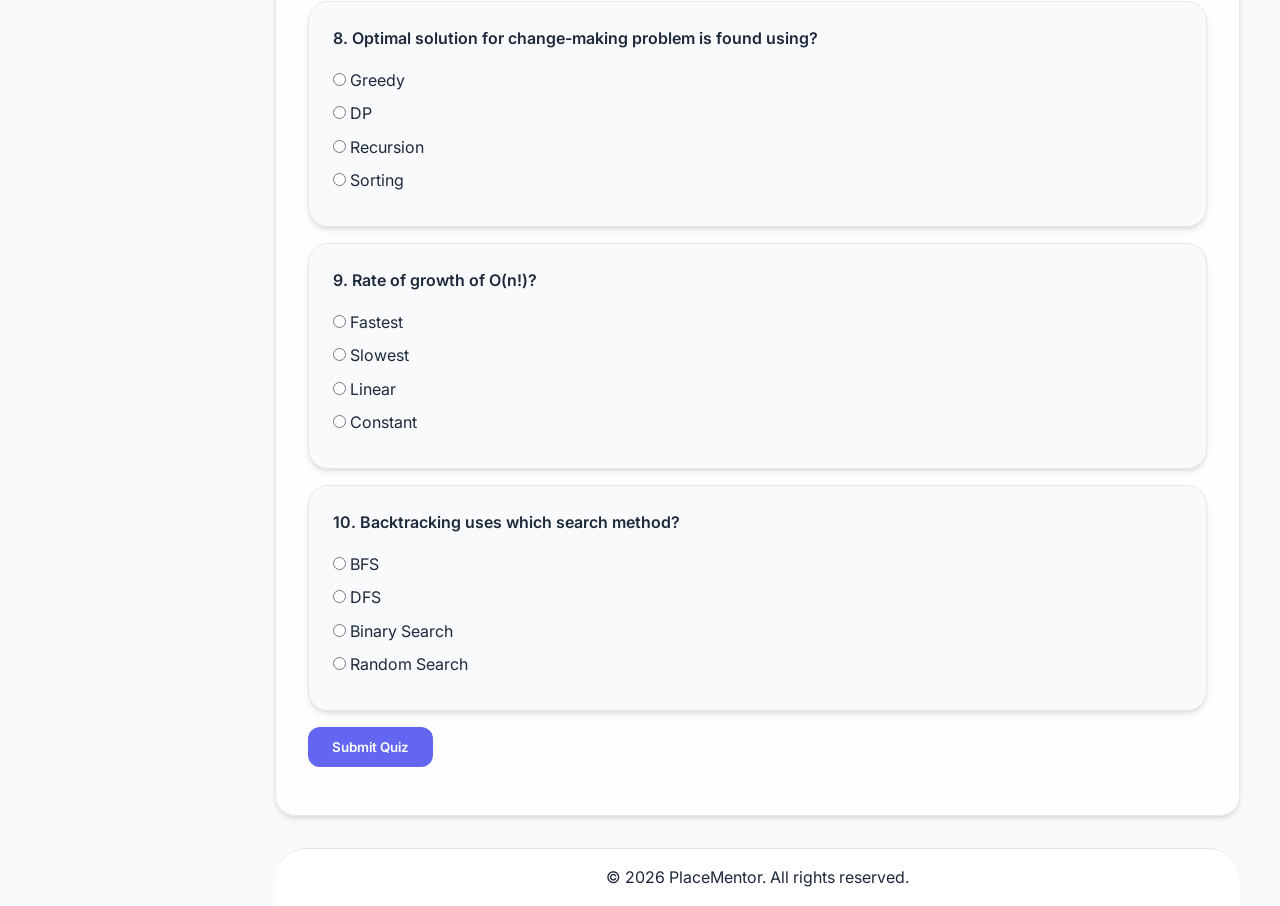
<file: unit6.html>
<!DOCTYPE html>
<html lang="en" data-theme="light">
<head>
    <meta charset="UTF-8">
    <meta name="viewport" content="width=device-width, initial-scale=1.0">
    <title>Unit 6: Algorithms - PlaceMentor</title>
    <link rel="stylesheet" href="style.css">
    <link rel="stylesheet" href="https://cdnjs.cloudflare.com/ajax/libs/font-awesome/6.4.0/css/all.min.css">
</head>
<body>
    <div id="app-container">
        <!-- Sidebar Navigation -->
        <aside class="sidebar">
            <div class="sidebar-logo"><i class="fas fa-graduation-cap"></i><span>PlaceMentor</span></div>
            <nav class="nav-links">
                <li class="nav-item"><a href="index.html" class="nav-link"><i class="fas fa-home"></i><span>Home</span></a></li>
                <li class="nav-item"><a href="unit1.html" class="nav-link"><i class="fas fa-microchip"></i><span>Unit 1: OS</span></a></li>
                <li class="nav-item"><a href="unit2.html" class="nav-link"><i class="fas fa-network-wired"></i><span>Unit 2: CN</span></a></li>
                <li class="nav-item"><a href="unit3.html" class="nav-link"><i class="fas fa-database"></i><span>Unit 3: DBMS</span></a></li>
                <li class="nav-item"><a href="unit4.html" class="nav-link"><i class="fas fa-code"></i><span>Unit 4: Programming</span></a></li>
                <li class="nav-item"><a href="unit5.html" class="nav-link"><i class="fas fa-project-diagram"></i><span>Unit 5: DS</span></a></li>
                <li class="nav-item"><a href="unit6.html" class="nav-link active"><i class="fas fa-brain"></i><span>Unit 6: Algorithms</span></a></li>
                <li class="nav-item"><a href="career.html" class="nav-link"><i class="fas fa-user-tie"></i><span>Career Hub</span></a></li>
            </nav>
            <div class="sidebar-footer">
                <button id="theme-toggle" class="btn w-full">
                    <i class="fas fa-moon"></i>
                    <span>Toggle Theme</span>
                </button>
            </div>
        </aside>

        <!-- Main Content -->
        <main class="main-content">
            <header class="glass-card unit-page-header border-purple">
                <div class="header-nav">
                    <a href="index.html">Dashboard</a>
                    <i class="fas fa-chevron-right"></i>
                    <span>Unit 6: Algorithms</span>
                </div>
                <div class="unit-header-content">
                    <div class="unit-header-left">
                        <h1 class="mb-0">Algorithms</h1>
                        <p class="text-muted">Strategic Logic: Asymptotic Complexity, Sorting, Paradigm Execution, and Complexity Classes.</p>
                        <div class="search-wrapper mt-4">
                            <i class="fas fa-search"></i>
                            <input type="text" id="search-input" placeholder="Search topics, terms, or snippets..." autocomplete="off">
                        </div>
                    </div>
                    <div class="unit-header-right">
                        <div class="flex-between mb-2">
                            <span class="progress-label">Unit Progress</span>
                            <span class="progress-text">0% Complete</span>
                        </div>
                        <div class="progress-container">
                            <div class="progress-bar"></div>
                        </div>
                    </div>
                </div>
            </header>

            <!-- 1. Asymptotic Notation -->
            <div class="collapsible-header active">
                <h3><i class="fas fa-chart-line"></i> 1. Asymptotic Analysis (The Math of Code)</h3>
                <div class="header-actions">
                    <button class="bookmark-btn" data-bookmark-id="unit6_sec1" onclick="toggleBookmark('unit6_sec1')">
                        <i class="far fa-bookmark"></i>
                    </button>
                    <i class="fas fa-chevron-down chevron-icon"></i>
                </div>
            </div>
            <div class="collapsible-content active">
                <div class="info-box formula">
                    <p><strong>Master Theorem:</strong> T(n) = aT(n/b) + f(n)</p>
                    <ul style="font-size: 0.9rem;">
                        <li><strong>Case 1:</strong> If f(n) &lt; n<sup>log<sub>b</sub>a</sup>, then T(n) = &Theta;(n<sup>log<sub>b</sub>a</sup>).</li>
                        <li><strong>Case 2:</strong> If f(n) = n<sup>log<sub>b</sub>a</sup>, then T(n) = &Theta;(n<sup>log<sub>b</sub>a</sup> * log n).</li>
                        <li><strong>Case 3:</strong> If f(n) &gt; n<sup>log<sub>b</sub>a</sup>, then T(n) = &Theta;(f(n)).</li>
                    </ul>
                </div>
                <table class="tech-table">
                    <thead><tr><th>Notation</th><th>Meaning</th><th>Rate of Growth Description</th></tr></thead>
                    <tbody>
                        <tr><td>O(1)</td><td>Constant</td><td>Fastest. Independent of input size.</td></tr>
                        <tr><td>O(log n)</td><td>Logarithmic</td><td>Highly efficient (e.g., Binary Search).</td></tr>
                        <tr><td>O(n)</td><td>Linear</td><td>Directly proportional to input size.</td></tr>
                        <tr><td>O(n log n)</td><td>Log-linear</td><td>Efficient comparison sorts (e.g., Merge Sort).</td></tr>
                        <tr><td>O(n²)</td><td>Quadratic</td><td>Slower. Typical of nested loops (e.g., Bubble Sort).</td></tr>
                    </tbody>
                </table>
                <button class="mark-read-btn" data-section-idx="0" onclick="markSectionRead('unit6', 0, this)">
                    <i class="far fa-check-circle"></i> Mark as Read
                </button>
            </div>

            <!-- 2. Sorting & Divide-and-Conquer -->
            <div class="collapsible-header">
                <h3><i class="fas fa-sort-amount-down"></i> 2. Sorting & Divide-and-Conquer</h3>
                <div class="header-actions">
                    <button class="bookmark-btn" data-bookmark-id="unit6_sec2" onclick="toggleBookmark('unit6_sec2')">
                        <i class="far fa-bookmark"></i>
                    </button>
                    <i class="fas fa-chevron-down chevron-icon"></i>
                </div>
            </div>
            <div class="collapsible-content">
                <table class="tech-table">
                    <thead><tr><th>Algorithm</th><th>Best Case</th><th>Average / Worst</th><th>Space Complexity</th><th>Stable?</th></tr></thead>
                    <tbody>
                        <tr><td>Bubble Sort</td><td>O(n) (optimized)</td><td>O(n²)</td><td>O(1)</td><td>Yes</td></tr>
                        <tr><td>Merge Sort</td><td>O(n log n)</td><td>O(n log n)</td><td>O(n)</td><td>Yes</td></tr>
                        <tr><td>Quick Sort</td><td>O(n log n)</td><td>O(n²) (skewed partitions)</td><td>O(log n) stack</td><td>No</td></tr>
                        <tr><td>Heap Sort</td><td>O(n log n)</td><td>O(n log n)</td><td>O(1)</td><td>No</td></tr>
                    </tbody>
                </table>

                <h4>Visual Learning: Merge Sort Flow (Divide & Conquer)</h4>
                <div class="diagram-container">
                    <div class="visual-node" style="background: var(--primary);">Unsorted: [38, 27, 43, 3]</div>
                    <div class="visual-arrow"></div>
                    <div style="display: flex; gap: 2rem;">
                        <div class="visual-node" style="background: var(--info);">[38, 27]</div>
                        <div class="visual-node" style="background: var(--info);">[43, 3]</div>
                    </div>
                    <div class="visual-arrow"></div>
                    <div style="display: flex; gap: 1rem;">
                        <div class="visual-node" style="background: var(--success);">[27, 38]</div>
                        <div class="visual-node" style="background: var(--success);">[3, 43]</div>
                    </div>
                    <div class="visual-arrow"></div>
                    <div class="visual-node" style="background: var(--warning);">Merged Sorted: [3, 27, 38, 43]</div>
                </div>

                <section class="glass-card">
                    <h4>Interactive Sorting Visualizer (Bubble Sort)</h4>
                    <div id="sort-cont" class="sort-visualizer"></div>
                    <button class="btn btn-primary" onclick="startSort()">Visualize Bubble Sort</button>
                    <button class="btn" onclick="resetSort()">Shuffle</button>
                </section>
                <button class="mark-read-btn" data-section-idx="1" onclick="markSectionRead('unit6', 1, this)">
                    <i class="far fa-check-circle"></i> Mark as Read
                </button>
            </div>

            <!-- 3. DP & Greedy -->
            <div class="collapsible-header">
                <h3><i class="fas fa-puzzle-piece"></i> 3. Advanced Paradigms: DP vs Greedy</h3>
                <div class="header-actions">
                    <button class="bookmark-btn" data-bookmark-id="unit6_sec3" onclick="toggleBookmark('unit6_sec3')">
                        <i class="far fa-bookmark"></i>
                    </button>
                    <i class="fas fa-chevron-down chevron-icon"></i>
                </div>
            </div>
            <div class="collapsible-content">
                <div class="benefit-grid mt-2 text-left">
                    <div class="normalization-step mb-0" style="border-color: var(--secondary);">
                        <h4>Dynamic Programming (DP)</h4>
                        <p>Solves sub-problems once and stores their solutions to avoid redundant calculations. Requires overlapping sub-problems and optimal substructure.</p>
                        <ul>
                            <li><strong>Memoization:</strong> Top-down approach (Recursion + Cache).</li>
                            <li><strong>Tabulation:</strong> Bottom-up approach (Iteration table).</li>
                            <li>Examples: Longest Common Subsequence (LCS), 0/1 Knapsack, Matrix Chain Multiplication.</li>
                        </ul>
                    </div>
                    <div class="normalization-step mb-0" style="border-color: var(--success);">
                        <h4>Greedy Strategy</h4>
                        <p>Makes the local optimal choice at each stage in hopes of finding the global optimum. Fast but doesn't guarantee global optimality for all problems.</p>
                        <ul>
                            <li>Does not backtrack or re-evaluate past decisions.</li>
                            <li>Examples: Huffman Coding, Fractional Knapsack, Dijkstra's Shortest Path, Prim's/Kruskal's MST.</li>
                        </ul>
                    </div>
                </div>

                <div class="glass-card" style="border-left: 5px solid var(--primary); background: rgba(var(--primary-rgb), 0.05); margin-top: 1.5rem;">
                    <h5>Placement Case Study: 0/1 Knapsack vs Fractional Knapsack</h5>
                    <p><strong>0/1 Knapsack:</strong> Items cannot be split. Greedy fails because taking the highest value-to-weight ratio item might leave unused capacity that could be filled better. Must use **DP**.</p>
                    <p><strong>Fractional Knapsack:</strong> Items can be divided. **Greedy** works optimally by sorting items by value/weight ratio and taking as much as possible.</p>
                </div>

                <div class="glass-card" style="border-left: 5px solid var(--purple); background: rgba(168, 85, 247, 0.05); margin-top: 1rem;">
                    <h5>Longest Common Subsequence (LCS) Trace</h5>
                    <p>Matches character sequences between strings (e.g., "ABCDE" and "ACE").</p>
                    <ul>
                        <li>If characters match: <code>LCS[i][j] = 1 + LCS[i-1][j-1]</code></li>
                        <li>If mismatch: <code>LCS[i][j] = Max(LCS[i-1][j], LCS[i][j-1])</code></li>
                    </ul>
                    <p><strong>Complexity:</strong> O(m*n) time and space using a 2D DP matrix.</p>
                </div>

                <div class="glass-card">
                    <h5>Dijkstra's Algorithm Trace</h5>
                    <p>Finds the shortest path from a single source vertex to all other vertices in a weighted graph with non-negative edge weights.</p>
                    <ol>
                        <li>Initialize distances: <code>Dist[Source] = 0</code>, <code>Dist[others] = &infin;</code>. Push source to Min-Heap PQ.</li>
                        <li>Extract minimum distance node <code>u</code> from PQ.</li>
                        <li>Relax all edges: For each neighbor <code>v</code> of <code>u</code>, <code>if Dist[u] + weight(u,v) &lt; Dist[v]</code>, then update <code>Dist[v] = Dist[u] + weight(u,v)</code> and push to PQ.</li>
                        <li>Repeat until PQ is empty. Complexity: O((V+E) log V).</li>
                    </ol>
                </div>
                <button class="mark-read-btn" data-section-idx="2" onclick="markSectionRead('unit6', 2, this)">
                    <i class="far fa-check-circle"></i> Mark as Read
                </button>
            </div>

            <!-- 4. Backtracking -->
            <div class="collapsible-header">
                <h3><i class="fas fa-undo"></i> 4. Backtracking (Recursive Search)</h3>
                <div class="header-actions">
                    <button class="bookmark-btn" data-bookmark-id="unit6_sec4" onclick="toggleBookmark('unit6_sec4')">
                        <i class="far fa-bookmark"></i>
                    </button>
                    <i class="fas fa-chevron-down chevron-icon"></i>
                </div>
            </div>
            <div class="collapsible-content">
                <div class="info-box definition">
                    <p><strong>Backtracking:</strong> A refinement of brute-force search. It builds candidates recursively and abandons a candidate ("backtracks") as soon as it determines the candidate cannot possibly lead to a valid solution.</p>
                </div>
                <div class="info-box formula">
                    <p><strong>Standard Problems:</strong> N-Queens (placing queens on chessboard without conflicts), Sudoku Solver, Rat in a Maze, Subset Sum.</p>
                </div>
                <button class="mark-read-btn" data-section-idx="3" onclick="markSectionRead('unit6', 3, this)">
                    <i class="far fa-check-circle"></i> Mark as Read
                </button>
            </div>

            <!-- 5. String Matching -->
            <div class="collapsible-header">
                <h3><i class="fas fa-font"></i> 5. String Matching Algorithms</h3>
                <div class="header-actions">
                    <button class="bookmark-btn" data-bookmark-id="unit6_sec5" onclick="toggleBookmark('unit6_sec5')">
                        <i class="far fa-bookmark"></i>
                    </button>
                    <i class="fas fa-chevron-down chevron-icon"></i>
                </div>
            </div>
            <div class="collapsible-content">
                <div class="info-box definition">
                    <p><strong>Knuth-Morris-Pratt (KMP) Algorithm:</strong> String matching in O(n + m) time. Uses a prefix function (LPS array) to bypass redundant comparisons on mismatch, eliminating back-tracking on the text pointer.</p>
                </div>
                <div class="info-box formula">
                    <p><strong>Rabin-Karp Algorithm:</strong> Uses a rolling hash function to search for pattern matches in O(n + m) average time. Sped up by modulo arithmetic to prevent integer overflow.</p>
                </div>
                <button class="mark-read-btn" data-section-idx="4" onclick="markSectionRead('unit6', 4, this)">
                    <i class="far fa-check-circle"></i> Mark as Read
                </button>
            </div>

            <!-- 6. Complexity Theory -->
            <div class="collapsible-header">
                <h3><i class="fas fa-brain"></i> 6. Complexity Theory (P vs NP)</h3>
                <div class="header-actions">
                    <button class="bookmark-btn" data-bookmark-id="unit6_sec6" onclick="toggleBookmark('unit6_sec6')">
                        <i class="far fa-bookmark"></i>
                    </button>
                    <i class="fas fa-chevron-down chevron-icon"></i>
                </div>
            </div>
            <div class="collapsible-content">
                <div class="compare-grid">
                    <div class="compare-card">
                        <h5>P (Polynomial Time)</h5>
                        <p>Problems that can be solved by a deterministic Turing machine in polynomial time O(n<sup>k</sup>). (e.g., Searching, Sorting).</p>
                    </div>
                    <div class="compare-card">
                        <h5>NP (Nondeterministic Polynomial Time)</h5>
                        <p>Problems whose solutions can be verified in polynomial time. (e.g., Sudoku, Integer Factorization).</p>
                    </div>
                </div>
                <div class="compare-grid mt-4">
                    <div class="compare-card">
                        <h5>NP-Hard</h5>
                        <p>Problems that are at least as hard as the hardest problems in NP. They do not have to be in NP themselves. (e.g., Halting Problem).</p>
                    </div>
                    <div class="compare-card">
                        <h5>NP-Complete</h5>
                        <p>The intersection of NP and NP-Hard. These are the hardest problems in NP. If one is solved in polynomial time, all can be solved. (e.g., Traveling Salesperson (TSP), 0/1 Knapsack).</p>
                    </div>
                </div>
                <button class="mark-read-btn" data-section-idx="5" onclick="markSectionRead('unit6', 5, this)">
                    <i class="far fa-check-circle"></i> Mark as Read
                </button>
            </div>

            <!-- FAQ Section -->
            <div class="glass-card benefit-card border-purple mt-4">
                <h2 class="color-purple text-center"><i class="fas fa-user-tie"></i> Placement FAQ: Algorithms</h2>
                <div class="text-left mt-4">
                    <ol class="pl-4">
                        <li class="mb-2"><strong>When should I use DP vs Recursion/Memoization?</strong> Use DP when sub-problems overlap and you need optimal substructure. Bottom-up tabulation is often preferred over recursion due to call stack overhead.</li>
                        <li class="mb-2"><strong>Compare QuickSort and MergeSort.</strong> MergeSort is stable and operates in guaranteed O(n log n) time but requires O(n) helper space. QuickSort is unstable, runs faster in-place with O(log n) stack, but degrades to O(n²) in the worst case (unless randomized pivot is used).</li>
                        <li class="mb-2"><strong>What is the Master Theorem?</strong> A shortcut formula for solving recurrence relations of the form: <code>T(n) = aT(n/b) + f(n)</code>.</li>
                        <li class="mb-2"><strong>Explain Dijkstra's Algorithm limits.</strong> It cannot handle negative edge weights because it assumes greedily visited nodes are finalized, which is false if negative weights decrease path costs later (use Bellman-Ford instead).</li>
                    </ol>
                </div>
            </div>

            <!-- Quiz Section -->
            <section id="quiz-unit6" class="mt-4"></section>
            <div id="quiz-result-unit6" class="mt-4"></div>

            <!-- Footer -->
            <footer class="text-center mt-4 p-4 text-muted border-top">
                <p>&copy; 2026 PlaceMentor. All rights reserved.</p>
            </footer>
        </main>
    </div>

    <script src="script.js?v=2.1.1"></script>
    <script>
        let arr = [];
        function resetSort() {
            arr = Array.from({length: 12}, () => Math.floor(Math.random() * 80) + 10);
            renderBars();
        }
        function renderBars(activeIdx = -1) {
            const cont = document.getElementById('sort-cont');
            if (cont) {
                cont.innerHTML = arr.map((h, i) => `<div class="bar" style="height: ${h}px; background: ${i === activeIdx ? '#f59e0b' : ''}"></div>`).join('');
            }
        }
        async function startSort() {
            for(let i=0; i<arr.length; i++) {
                for(let j=0; j<arr.length-i-1; j++) {
                    renderBars(j);
                    if(arr[j] > arr[j+1]) {
                        [arr[j], arr[j+1]] = [arr[j+1], arr[j]];
                        await new Promise(r => setTimeout(r, 100));
                        renderBars(j+1);
                    }
                }
            }
            renderBars();
            alert("Sorting Complete!");
        }
        document.addEventListener('DOMContentLoaded', () => {
             resetSort();
             const quizData = [
                { question: "Worst case complexity of Quick Sort?", options: ["O(n log n)", "O(n)", "O(n^2)", "O(1)"], answer: 2 },
                { question: "Which sorting algorithm is stable?", options: ["Quick Sort", "Heap Sort", "Merge Sort", "Selection Sort"], answer: 2 },
                { question: "Complexity of Binary Search?", options: ["O(n)", "O(n log n)", "O(log n)", "O(1)"], answer: 2 },
                { question: "Memoization is used in?", options: ["Greedy", "DP", "Divide & Conquer", "Backtracking"], answer: 1 },
                { question: "Space complexity of Merge Sort?", options: ["O(1)", "O(n)", "O(log n)", "O(n^2)"], answer: 1 },
                { question: "Dijkstra's is based on which paradigm?", options: ["DP", "Greedy", "Backtracking", "Brute Force"], answer: 1 },
                { question: "What does Big-O represent?", options: ["Best case", "Worst case", "Average case", "Exact case"], answer: 1 },
                { question: "Optimal solution for change-making problem is found using?", options: ["Greedy", "DP", "Recursion", "Sorting"], answer: 1 },
                { question: "Rate of growth of O(n!)?", options: ["Fastest", "Slowest", "Linear", "Constant"], answer: 1 },
                { question: "Backtracking uses which search method?", options: ["BFS", "DFS", "Binary Search", "Random Search"], answer: 1 }
            ];
            handleQuiz('unit6', quizData);
        });
    </script>
</body>
</html>
</file>
<file: style.css>
@import url('https://fonts.googleapis.com/css2?family=Inter:wght@300;400;500;600;700&family=Outfit:wght@400;500;600;700&display=swap');

:root {
    /* Base Tokens - Light Mode */
    --primary: #6366f1;
    --primary-rgb: 99, 102, 241;
    --primary-hover: #4f46e5;
    --secondary: #ec4899;
    --secondary-rgb: 236, 72, 153;
    --bg-main: #f8fafc;
    --bg-sidebar: #ffffff;
    --bg-card: rgba(255, 255, 255, 0.8);
    --text-main: #1e293b;
    --text-muted: #64748b;
    --border: #e2e8f0;
    --glass: rgba(255, 255, 255, 0.7);
    --glass-border: rgba(255, 255, 255, 0.3);
    
    /* Semantic Colors */
    --success: #22c55e;
    --warning: #f59e0b;
    --danger: #ef4444;
    --info: #3b82f6;
    --purple: #a855f7;
    --purple-rgb: 168, 85, 247;
    
    --shadow-sm: 0 1px 2px 0 rgb(0 0 0 / 0.05);
    --shadow: 0 4px 6px -1px rgb(0 0 0 / 0.1), 0 2px 4px -2px rgb(0 0 0 / 0.1);
    --shadow-lg: 0 10px 15px -3px rgb(0 0 0 / 0.1), 0 4px 6px -4px rgb(0 0 0 / 0.1);
    
    --transition: all 0.3s cubic-bezier(0.4, 0, 0.2, 1);
}

[data-theme="dark"] {
    --bg-main: #0f172a;
    --bg-sidebar: #1e293b;
    --bg-card: rgba(30, 41, 59, 0.8);
    --text-main: #f1f5f9;
    --text-muted: #94a3b8;
    --border: #334155;
    --glass: rgba(15, 23, 42, 0.7);
    --glass-border: rgba(255, 255, 255, 0.1);
}

* {
    margin: 0;
    padding: 0;
    box-sizing: border-box;
    scroll-behavior: smooth;
}

body {
    font-family: 'Inter', sans-serif;
    background-color: var(--bg-main);
    color: var(--text-main);
    line-height: 1.6;
    transition: var(--transition);
    overflow-x: hidden;
}

h1, h2, h3, h4, h5 {
    font-family: 'Outfit', sans-serif;
    margin-bottom: 1rem;
    font-weight: 700;
    line-height: 1.2;
}

/* Utility Classes */
.text-center { text-align: center; }
.text-left { text-align: left; }
.p-4 { padding: 1rem; }
.pl-4 { padding-left: 1.5rem; }
.flex-between { display: flex; justify-content: space-between; align-items: center; }
.flex-center { display: flex; justify-content: center; align-items: center; }
.w-full { width: 100%; }
.mt-1 { margin-top: 0.25rem; }
.mt-2 { margin-top: 0.5rem; }
.mt-4 { margin-top: 1rem; }
.mb-0 { margin-bottom: 0 !important; }

.color-primary { color: var(--primary); }
.color-secondary { color: var(--secondary); }
.color-success { color: var(--success); }
.color-warning { color: var(--warning); }
.color-danger { color: var(--danger); }
.color-purple { color: var(--purple); }

/* Layout */
#app-container {
    display: flex;
    min-height: 100vh;
}

/* Sidebar */
.sidebar {
    width: 280px;
    background: var(--bg-sidebar);
    border-right: 1px solid var(--border);
    height: 100vh;
    position: sticky;
    top: 0;
    padding: 1.5rem;
    display: flex;
    flex-direction: column;
    z-index: 1000;
    transition: var(--transition);
}

.sidebar-logo {
    display: flex;
    align-items: center;
    gap: 0.75rem;
    font-size: 1.5rem;
    font-weight: 800;
    color: var(--primary);
    margin-bottom: 2rem;
    font-family: 'Outfit', sans-serif;
}

.nav-links {
    list-style: none;
    flex-grow: 1;
}

.nav-item {
    margin-bottom: 0.5rem;
}

.nav-link {
    display: flex;
    align-items: center;
    gap: 0.75rem;
    padding: 0.75rem 1rem;
    text-decoration: none;
    color: var(--text-muted);
    border-radius: 0.75rem;
    font-weight: 500;
    transition: var(--transition);
}

.nav-link:hover, .nav-link.active {
    background: rgba(var(--primary-rgb), 0.1);
    color: var(--primary);
}

.nav-link i {
    font-size: 1.25rem;
}

/* Sidebar Footer & Theme Toggle */
.sidebar-footer {
    padding-top: 1.5rem;
    border-top: 1px solid var(--border);
    margin-top: auto;
}

/* Main Content */
.main-content {
    flex-grow: 1;
    padding: 2.5rem;
    max-width: 1300px;
    margin: 0 auto;
    width: 100%;
}

/* Cards & Glassmorphism */
.glass-card {
    background: var(--bg-card);
    backdrop-filter: blur(12px);
    -webkit-backdrop-filter: blur(12px);
    border: 1px solid var(--border);
    box-shadow: var(--shadow);
    border-radius: 1.25rem;
    padding: 2rem;
    margin-bottom: 2rem;
    transition: var(--transition);
}

.glass-card:hover {
    transform: translateY(-4px);
    box-shadow: 0 20px 25px -5px rgb(0 0 0 / 0.1), 0 8px 10px -6px rgb(0 0 0 / 0.1);
}

/* Buttons */
.btn {
    display: inline-flex;
    align-items: center;
    justify-content: center;
    padding: 0.75rem 1.5rem;
    border-radius: 0.75rem;
    font-weight: 600;
    cursor: pointer;
    transition: var(--transition);
    border: none;
    gap: 0.5rem;
    font-family: inherit;
}

.btn-primary {
    background: var(--primary);
    color: white;
}

.btn-primary:hover {
    background: var(--primary-hover);
    box-shadow: 0 4px 12px rgba(var(--primary-rgb), 0.3);
}

/* Alert Boxes */
.info-box {
    padding: 1.25rem;
    border-radius: 1rem;
    margin-bottom: 1.5rem;
    border-left: 4px solid;
    display: flex;
    gap: 1rem;
}

.info-box.definition { border-color: var(--info); background: rgba(59, 130, 246, 0.1); }
.info-box.formula { border-color: var(--success); background: rgba(34, 197, 94, 0.1); }
.info-box.important { border-color: var(--warning); background: rgba(245, 158, 11, 0.1); }
.info-box.interview { border-color: var(--purple); background: rgba(var(--purple-rgb), 0.1); }

/* Progress Tracker */
.progress-container {
    width: 100%;
    height: 8px;
    background: var(--border);
    border-radius: 4px;
    margin: 1rem 0;
    overflow: hidden;
}

.progress-bar {
    height: 100%;
    background: linear-gradient(90deg, var(--primary), var(--secondary));
    width: 0%;
    transition: width 0.5s ease;
}

/* Tables */
.tech-table-wrapper {
    width: 100%;
    overflow-x: auto;
    margin: 1.5rem 0;
    border-radius: 0.75rem;
    border: 1px solid var(--border);
}

.tech-table {
    width: 100%;
    min-width: 600px;
    border-collapse: collapse;
}

.tech-table th {
    background: var(--primary);
    color: white;
    padding: 1rem;
    text-align: left;
}

/* Collapsibles */
.collapsible-header { cursor: pointer; display: flex; justify-content: space-between; align-items: center; padding: 1.25rem; background: var(--bg-card); border-radius: 0.75rem; margin-bottom: 0.75rem; border: 1px solid var(--border); transition: var(--transition); }
.collapsible-header:hover { border-color: var(--primary); background: var(--glass); }
.collapsible-content { max-height: 0; overflow: hidden; transition: max-height 0.4s ease-out; padding: 0 1.5rem; }
.collapsible-content.active {
    max-height: 2000px; /* Reduced from 5000px for better transition feel */
    padding: 1.5rem;
    padding-top: 0;
    opacity: 1;
}
.chevron-icon { transition: transform 0.3s; }
.collapsible-header.active .chevron-icon { transform: rotate(180deg); }

/* Technical Table Enhancements */
.tech-table { width: 100%; border-collapse: collapse; margin: 1.5rem 0; border-radius: 0.75rem; overflow: hidden; box-shadow: var(--shadow-sm); }
.tech-table th { background: var(--primary); color: white; padding: 1rem !important; text-align: left; }
.tech-table td { padding: 1rem !important; border-bottom: 1px solid var(--border); background: var(--bg-card); }
.tech-table tr:hover td { background: rgba(var(--primary-rgb), 0.02); }

/* Simulator & Diagrams */
.gantt-container { display: flex; margin: 1.5rem 0; height: 60px; border: 2px solid var(--border); border-radius: 12px; overflow: hidden; background: var(--bg-main); box-shadow: inset 0 2px 4px rgba(0,0,0,0.05); }
.gantt-block { display: flex; flex-direction: column; align-items: center; justify-content: center; color: white; font-size: 0.75rem; font-weight: 700; position: relative; border-right: 1px solid rgba(255,255,255,0.2); }
.gantt-block span { position: absolute; bottom: -25px; right: 0; color: var(--text-main); font-size: 0.7rem; }

.memory-calc { background: var(--glass); padding: 1.5rem; border-radius: 1rem; border: 1px solid var(--primary); margin: 1.5rem 0; }
.diagram-box { background: var(--bg-sidebar); border: 2px dashed var(--border); border-radius: 1rem; padding: 3rem; text-align: center; margin: 2rem 0; }

pre { background: #1e1e1e !important; color: #dcdcdc !important; padding: 1.5rem !important; border-radius: 1rem !important; overflow-x: auto; font-family: 'Fira Code', 'Courier New', monospace; font-size: 0.9rem; line-height: 1.6; border: 1px solid #333; margin-top: 1rem; margin-bottom: 1.5rem; }

/* Technical Nodes */
.visual-node { padding: 0.75rem 1.5rem; border-radius: 0.75rem; font-weight: 600; display: flex; align-items: center; gap: 0.5rem; transition: var(--transition); }
.bg-info { background: var(--info); color: white; }
.bg-success { background: var(--success); color: white; }
.bg-warning { background: var(--warning); color: white; }
.bg-danger { background: var(--danger); color: white; }

.text-right { text-align: right; }
.mb-2 { margin-bottom: 0.5rem; }

/* Unit Specific Helpers */
.osi-stack {
    display: flex;
    flex-direction: column;
    gap: 0.5rem;
    max-width: 400px;
    margin: 2rem auto;
}

.osi-layer {
    padding: 1.2rem;
    border-radius: 0.75rem;
    color: white;
    font-weight: 600;
    text-align: center;
    cursor: pointer;
    transition: var(--transition);
    border: 1px solid rgba(255, 255, 255, 0.1);
}

.osi-layer:hover {
    transform: translateX(10px);
    filter: brightness(1.1);
    box-shadow: var(--shadow-lg);
}
.layer-info { margin-top: 1rem; padding: 1.5rem; border-radius: 1rem; background: var(--glass); border: 2px solid var(--primary); }

/* Data Structure Visuals */
.ds-visualizer { background: var(--bg-sidebar); border: 2px dashed var(--border); border-radius: 1rem; padding: 2rem; min-height: 200px; display: flex; align-items: center; justify-content: center; gap: 10px; flex-wrap: wrap; margin: 1.5rem 0; }
.node { width: 60px; height: 60px; background: var(--primary); color: white; border-radius: 50%; display: flex; align-items: center; justify-content: center; font-weight: bold; position: relative; animation: popIn 0.3s cubic-bezier(0.175, 0.885, 0.32, 1.275); }
.node::after { content: '→'; position: absolute; right: -20px; color: var(--text-muted); font-size: 1.2rem; }
.node:last-child::after { content: 'NULL'; right: -45px; font-size: 0.7rem; color: var(--text-muted); }

/* Sort Visualizer */
.sort-visualizer { background: var(--bg-sidebar); border: 2px dashed var(--border); border-radius: 1rem; padding: 2rem; height: 180px; display: flex; align-items: flex-end; justify-content: center; gap: 6px; margin: 1.5rem 0; }
.bar { background: var(--secondary); width: 25px; transition: height 0.2s, background 0.1s; border-radius: 6px 6px 0 0; }

@keyframes popIn { from { transform: scale(0); opacity: 0; } to { transform: scale(1); opacity: 1; } }

.unit-page-header {
    padding: 2.5rem !important;
    margin-bottom: 2.5rem !important;
    position: relative;
    overflow: hidden;
    display: flex;
    flex-direction: column;
    gap: 0.5rem;
}

.unit-page-header::before {
    content: '';
    position: absolute;
    left: 0;
    top: 0;
    bottom: 0;
    width: 6px;
    background: var(--primary);
    border-radius: 6px 0 0 6px;
}

.unit-page-header.border-success::before { background: var(--success); }
.unit-page-header.border-warning::before { background: var(--warning); }
.unit-page-header.border-info::before { background: var(--info); }
.unit-page-header.border-purple::before { background: var(--purple); }
.unit-page-header.border-danger::before { background: var(--danger); }

.header-nav {
    display: flex;
    align-items: center;
    gap: 0.5rem;
    margin-bottom: 0.5rem;
    font-size: 0.85rem;
    font-weight: 600;
}

.header-nav a {
    color: var(--text-muted);
    text-decoration: none;
    transition: var(--transition);
}

.header-nav a:hover {
    color: var(--primary);
}

.header-nav i {
    font-size: 0.75rem;
    color: var(--border);
}

.unit-header-content {
    display: flex;
    justify-content: space-between;
    align-items: flex-end;
    flex-wrap: wrap;
    gap: 1.5rem;
}

.unit-header-left {
    flex: 1;
    min-width: 300px;
}

.unit-header-right {
    min-width: 250px;
}

.dashboard-header {
    padding: 2.5rem !important;
    margin-bottom: 2.5rem !important;
}

.header-content {
    display: flex;
    justify-content: space-between;
    align-items: flex-start;
    gap: 3rem;
}

.header-left {
    flex: 1;
}

.header-right {
    min-width: 320px;
    display: flex;
    flex-direction: column;
    align-items: flex-end;
}

.dashboard-actions {
    width: 100%;
    display: flex;
    justify-content: flex-end;
}

.progress-section {
    width: 100%;
}

.search-wrapper { 
    position: relative; 
    width: 100%; 
    max-width: 500px;
}

.search-wrapper i { 
    position: absolute; 
    left: 1.25rem; 
    top: 50%; 
    transform: translateY(-50%); 
    color: var(--text-muted); 
    z-index: 10;
}

.search-wrapper input { 
    width: 100%;
    padding: 0.875rem 1rem 0.875rem 3rem !important; 
    background: var(--bg-main) !important; 
    border: 1px solid var(--border) !important; 
    border-radius: 0.875rem !important;
    font-size: 0.95rem;
    color: var(--text-main);
    transition: var(--transition);
    height: auto !important;
}

.search-wrapper input:focus {
    outline: none;
    border-color: var(--primary) !important;
    box-shadow: 0 0 0 4px rgba(var(--primary-rgb), 0.1);
    background: var(--bg-card) !important;
}

.header-right { min-width: 250px; }
.progress-label { font-size: 0.875rem; font-weight: 600; }
.progress-text { 
    font-size: 0.875rem; 
    color: var(--primary); 
    font-weight: 700;
    font-family: 'Outfit', sans-serif;
}

.no-results {
    text-align: center;
    padding: 4rem 2rem;
    grid-column: 1 / -1;
    display: none;
}

.no-results i {
    font-size: 3rem;
    color: var(--text-muted);
    margin-bottom: 1rem;
    opacity: 0.5;
}

.no-results p {
    color: var(--text-muted);
    font-size: 1.1rem;
}

/* Hero Section */
.hero-gradient { background: linear-gradient(135deg, rgba(var(--primary-rgb), 0.1), rgba(var(--secondary-rgb), 0.1)) !important; padding: 4rem 3rem !important; }
.hero h2 { font-size: 3rem; margin-bottom: 1.5rem; }
.hero-subtitle { font-size: 1.25rem; color: var(--text-muted); margin: 0 auto 2.5rem; max-width: 800px; }
.hero-actions { gap: 1.5rem; margin-top: 2rem; flex-wrap: wrap; }

.btn-lg { padding: 1rem 2.5rem !important; font-size: 1.1rem !important; }
.btn-secondary-outline { background: rgba(var(--primary-rgb), 0.05); color: var(--primary); border: 1px solid rgba(var(--primary-rgb), 0.2); }
.btn-secondary-outline:hover { background: rgba(var(--primary-rgb), 0.15); }

/* Course Grid */
.course-grid { display: grid; grid-template-columns: repeat(auto-fit, minmax(320px, 1fr)); gap: 1.5rem; margin-top: 2rem; }
.unit-card { padding: 2rem; display: flex; flex-direction: column; gap: 0.5rem; }
.unit-icon { font-size: 2.5rem; margin-bottom: 0.5rem; }
.unit-desc { color: var(--text-muted); font-size: 0.95rem; line-height: 1.5; flex-grow: 1; margin-bottom: 1.5rem; }
.unit-link { display: inline-flex; align-items: center; gap: 0.5rem; font-weight: 700; text-decoration: none; color: var(--primary); transition: var(--transition); padding: 0 !important; }
.unit-link:hover { gap: 0.75rem; opacity: 0.8; }

/* Glossary & Benefits */
.glossary-grid { display: grid; grid-template-columns: repeat(auto-fit, minmax(280px, 1fr)); gap: 1.5rem; }
.glossary-item { padding: 0.5rem 0; border-bottom: 1px solid var(--border); font-size: 0.95rem; }
.glossary-item:last-child { border-bottom: none; }

.benefit-grid { 
    display: grid; 
    grid-template-columns: repeat(auto-fit, minmax(280px, 1fr)); 
    gap: 1.5rem; 
    margin-top: 1.5rem; 
    margin-bottom: 1.5rem;
}

.benefit-card { 
    text-align: center; 
    padding: 2rem; 
    border-bottom: 4px solid transparent; 
    height: 100%;
    display: flex;
    flex-direction: column;
    justify-content: center;
    align-items: center;
}

.benefit-card i { margin-bottom: 1rem; display: block; }
.benefit-card h4 { margin-bottom: 0.75rem; font-size: 1.15rem; }

.compare-grid {
    display: grid;
    grid-template-columns: repeat(auto-fit, minmax(300px, 1fr));
    gap: 1.5rem;
    margin: 1.5rem 0;
}

.compare-card {
    background: var(--bg-card);
    border: 1px solid var(--border);
    border-radius: 1rem;
    padding: 1.5rem;
    transition: var(--transition);
    height: 100%;
}

.compare-card:hover {
    border-color: var(--primary);
    transform: translateY(-3px);
    box-shadow: var(--shadow);
}

.compare-card h5 {
    display: flex;
    align-items: center;
    gap: 0.75rem;
    color: var(--primary);
    margin-bottom: 1rem;
}

/* Footer */
footer {
    margin-top: 4rem;
    padding: 2.5rem;
    border-top: 1px solid var(--border);
    text-align: center;
    background: var(--bg-sidebar);
    border-radius: 2rem 2rem 0 0;
}

.footer-links {
    margin-top: 1.5rem;
    display: flex;
    justify-content: center;
    gap: 2rem;
}

.footer-links a {
    color: var(--text-muted);
    font-size: 1.5rem;
    transition: var(--transition);
}

.footer-links a:hover {
    color: var(--primary);
    transform: translateY(-3px);
}

/* Responsive Adjustments */
@media (max-width: 1200px) {
    .main-content { padding: 2rem; }
}

@media (max-width: 1024px) {
    .sidebar { width: 80px; padding: 1rem 0.5rem; }
    .sidebar-logo span, .nav-link span, .sidebar-footer span { display: none; }
    .sidebar-logo { justify-content: center; }
    .nav-link { justify-content: center; padding: 0.75rem; }
    .main-content { padding: 1.5rem; }
}

@media (max-width: 768px) {
    #app-container { flex-direction: column; }
    .sidebar {
        width: 100%;
        height: 65px;
        position: fixed;
        bottom: 0;
        top: auto;
        flex-direction: row;
        border-right: none;
        border-top: 1px solid var(--border);
        padding: 0 1rem;
        z-index: 1000;
        backdrop-filter: blur(10px);
        background: var(--glass);
    }
    .sidebar-logo, .sidebar-footer { display: none; }
    .nav-links {
        display: flex;
        flex-direction: row;
        width: 100%;
        height: 100%;
        justify-content: space-around;
        align-items: center;
    }
    .nav-item { margin-bottom: 0; flex: 1; }
    .nav-link {
        flex-direction: column;
        gap: 2px;
        padding: 0.5rem;
        font-size: 0.6rem;
        border-radius: 0;
        background: transparent !important;
    }
    .nav-link span { display: block; }
    .nav-link i { font-size: 1.1rem; }
    .nav-link.active { color: var(--primary); border-top: 2px solid var(--primary); }
    
    .main-content {
        padding: 1.5rem 1rem 80px; 
    }
    
    .glass-card { padding: 1.5rem; }
    
    .header-content {
        flex-direction: column;
        gap: 1.5rem;
    }
    
    .header-right {
        min-width: 100%;
        align-items: flex-start;
    }

    .dashboard-actions .btn {
        width: 100%;
    }
    
    .hero { padding: 2rem 1.5rem !important; }
    .hero h2 { font-size: 1.75rem !important; }
}

@media (max-width: 480px) {
    .main-content { padding: 1rem 0.75rem; }
    .nav-link span { font-size: 0.55rem; }
    .hero h2 { font-size: 1.5rem !important; }
    .btn { width: 100%; }
}

/* Technical Enhancements for Visual Learning */
.diagram-container {
    background: var(--bg-card);
    border: 1px solid var(--border);
    border-radius: 1rem;
    padding: 1.5rem;
    margin: 1.5rem 0;
    display: flex;
    flex-direction: column;
    align-items: center;
    gap: 1rem;
}

.visual-node {
    padding: 0.75rem 1.5rem;
    background: var(--primary);
    color: white;
    border-radius: 0.5rem;
    font-weight: 600;
    box-shadow: var(--shadow);
}

.visual-arrow {
    width: 2px;
    height: 30px;
    background: var(--text-muted);
    position: relative;
}

.visual-arrow::after {
    content: '';
    position: absolute;
    bottom: -5px;
    left: -4px;
    border-left: 5px solid transparent;
    border-right: 5px solid transparent;
    border-top: 5px solid var(--text-muted);
}

/* Placement & Numerical Styling */
.placement-tip {
    background: linear-gradient(135deg, rgba(168, 85, 247, 0.1), rgba(99, 102, 241, 0.1));
    border-left: 5px solid var(--purple);
    padding: 1.5rem;
    border-radius: 1rem;
    margin: 1.5rem 0;
    position: relative;
    overflow: hidden;
}

.placement-tip::before {
    content: '\f0eb';
    font-family: 'Font Awesome 6 Free';
    font-weight: 900;
    position: absolute;
    right: -10px;
    top: -10px;
    font-size: 5rem;
    opacity: 0.05;
    color: var(--purple);
}

.numerical-box {
    background: rgba(34, 197, 94, 0.05);
    border: 1px solid var(--success);
    border-radius: 1rem;
    padding: 1.5rem;
    margin: 1.5rem 0;
}

.step-badge {
    background: var(--primary);
    color: white;
    padding: 0.2rem 0.6rem;
    border-radius: 0.4rem;
    font-size: 0.8rem;
    font-weight: bold;
    margin-right: 0.5rem;
}/* TCP 3-Way Handshake Animation */
.handshake-container {
    display: flex;
    justify-content: space-between;
    align-items: center;
    width: 100%;
    max-width: 600px;
    margin: 2rem auto;
    position: relative;
    padding: 3rem 2rem;
    background: var(--bg-card);
    border: 1px solid var(--border);
    border-radius: 1.5rem;
    box-shadow: var(--shadow-lg);
}

.handshake-actor {
    text-align: center;
    z-index: 2;
    width: 80px;
}

.handshake-actor i {
    font-size: 3rem;
    color: var(--primary);
    margin-bottom: 0.5rem;
    filter: drop-shadow(0 0 10px rgba(var(--primary-rgb), 0.3));
}

.handshake-lines {
    position: absolute;
    top: 50%;
    left: 80px;
    right: 80px;
    height: 150px;
    transform: translateY(-50%);
}

.handshake-packet {
    position: absolute;
    padding: 0.5rem 1rem;
    background: linear-gradient(135deg, var(--secondary), var(--primary));
    color: white;
    border-radius: 2rem;
    font-size: 0.8rem;
    font-weight: 600;
    white-space: nowrap;
    opacity: 0;
    box-shadow: var(--shadow);
    z-index: 1;
}

@keyframes pack1 { 
    0% { left: 0; top: 0; opacity: 0; transform: scale(0.8); } 
    10% { opacity: 1; transform: scale(1); }
    90% { opacity: 1; transform: scale(1); }
    100% { left: 100%; top: 40px; opacity: 0; transform: translateX(-100%) scale(0.8); } 
}
@keyframes pack2 { 
    0% { right: 0; top: 40px; opacity: 0; transform: scale(0.8); } 
    10% { opacity: 1; transform: scale(1); }
    90% { opacity: 1; transform: scale(1); }
    100% { right: 100%; top: 80px; opacity: 0; transform: translateX(100%) scale(0.8); } 
}
@keyframes pack3 { 
    0% { left: 0; top: 80px; opacity: 0; transform: scale(0.8); } 
    10% { opacity: 1; transform: scale(1); }
    90% { opacity: 1; transform: scale(1); }
    100% { left: 100%; top: 120px; opacity: 0; transform: translateX(-100%) scale(0.8); } 
}

.packet-syn { animation: pack1 3s infinite; }
.packet-syn-ack { animation: pack2 3s infinite 1s; }
.packet-ack { animation: pack3 3s infinite 2s; }

/* Encapsulation Animation */
.encap-container {
    display: flex;
    flex-direction: column;
    align-items: center;
    gap: 0.75rem;
    padding: 2.5rem;
    background: rgba(var(--primary-rgb), 0.02);
    border-radius: 1.5rem;
    margin: 2rem 0;
}

.encap-layer {
    width: 100%;
    max-width: 300px;
    padding: 1rem;
    text-align: center;
    border-radius: 0.75rem;
    color: white;
    font-weight: 600;
    transition: all 0.4s cubic-bezier(0.175, 0.885, 0.32, 1.275);
    position: relative;
    cursor: help;
}

.encap-layer:hover {
    transform: scale(1.05);
    box-shadow: 0 10px 25px -5px rgba(0, 0, 0, 0.1);
}

.encap-layer::before {
    content: 'Header added';
    position: absolute;
    left: -100px;
    top: 50%;
    transform: translateY(-50%);
    background: var(--bg-sidebar);
    color: var(--primary);
    padding: 0.4rem 0.8rem;
    border: 1px solid var(--primary);
    font-size: 0.75rem;
    border-radius: 0.5rem;
    opacity: 0;
    transition: opacity 0.3s, transform 0.3s;
    pointer-events: none;
    white-space: nowrap;
}

.encap-layer:hover::before {
    opacity: 1;
    transform: translateY(-50%) translateX(10px);

}

/* DBMS Specific Styles */
.dbms-intro-grid {
    display: grid;
    grid-template-columns: repeat(auto-fit, minmax(300px, 1fr));
    gap: 1.5rem;
    margin: 1.5rem 0;
}

/* ER Diagram Components */
.er-diagram-container {
    background: var(--bg-card);
    padding: 2rem;
    border-radius: 1.5rem;
    border: 1px solid var(--border);
    display: flex;
    justify-content: center;
    align-items: center;
    gap: 2rem;
    flex-wrap: wrap;
    position: relative;
    overflow: hidden;
}

.er-entity {
    background: var(--primary);
    color: white;
    padding: 1rem 2rem;
    border: 2px solid rgba(255,255,255,0.2);
    font-weight: 700;
    text-transform: uppercase;
    box-shadow: var(--shadow);
}

.er-attribute {
    background: var(--bg-sidebar);
    border: 1px solid var(--primary);
    padding: 0.5rem 1rem;
    border-radius: 2rem;
    font-size: 0.85rem;
    font-weight: 600;
}

.er-relationship {
    background: var(--bg-sidebar);
    border: 2px solid var(--secondary);
    width: 80px;
    height: 80px;
    display: flex;
    align-items: center;
    justify-content: center;
    transform: rotate(45deg);
    font-weight: 700;
    color: var(--secondary);
}

.er-relationship span {
    transform: rotate(-45deg);
}

/* SQL Join Visualizer */
.join-visualizer {
    display: flex;
    justify-content: center;
    align-items: center;
    gap: 0;
    margin: 2rem 0;
}

.join-circle {
    width: 200px;
    height: 200px;
    border-radius: 50%;
    border: 3px solid var(--primary);
    display: flex;
    align-items: center;
    justify-content: center;
    transition: var(--transition);
    position: relative;
}

.circle-left { background: rgba(var(--primary-rgb), 0.1); margin-right: -80px; z-index: 1; }
.circle-right { background: rgba(var(--secondary-rgb), 0.1); border-color: var(--secondary); z-index: 0; }

.join-intersection {
    position: absolute;
    width: 120px;
    height: 120px;
    background: transparent;
    border-radius: 50%;
    z-index: 2;
    pointer-events: none;
}

.join-active .circle-left { background: rgba(var(--primary-rgb), 0.4); }
.join-active .circle-right { background: rgba(var(--secondary-rgb), 0.4); }

/* ACID Animation */
.acid-animation-container {
    height: 200px;
    background: var(--bg-sidebar);
    border-radius: 1.5rem;
    display: flex;
    align-items: center;
    justify-content: space-around;
    position: relative;
    overflow: hidden;
    border: 1px solid var(--border);
}

.bank-account {
    text-align: center;
    padding: 2rem;
}

.bank-account i { font-size: 2.5rem; color: var(--primary); margin-bottom: 0.5rem; }

.money-packet {
    position: absolute;
    background: var(--success);
    color: white;
    padding: 0.4rem 0.8rem;
    border-radius: 0.5rem;
    font-size: 0.8rem;
    font-weight: bold;
    opacity: 0;
}

@keyframes transferMoney {
    0% { left: 20%; top: 50%; opacity: 0; transform: scale(0.5); }
    20% { opacity: 1; transform: scale(1); }
    80% { opacity: 1; transform: scale(1); }
    100% { left: 70%; top: 50%; opacity: 0; transform: scale(0.5); }
}

.animate-transfer { animation: transferMoney 2s infinite; }

/* Normalization Steps */
.norm-step-card {
    border-left: 4px solid var(--primary);
    padding: 1.5rem;
    margin-bottom: 1rem;
    background: var(--bg-card);
    transition: var(--transition);
}

.norm-step-card:hover { transform: translateX(10px); background: var(--glass); }

/* Keys UI */
.key-badge {
    padding: 0.2rem 0.6rem;
    border-radius: 0.4rem;
    font-size: 0.75rem;
    font-weight: 700;
    text-transform: uppercase;
    margin-right: 0.5rem;
}

.bg-primary-key { background: #ffd700; color: #000; }
.bg-foreign-key { background: #c0c0c0; color: #000; }

/* Bookmarking & UI Helpers */
.bookmark-btn {
    background: transparent;
    border: none;
    color: var(--text-muted);
    cursor: pointer;
    font-size: 1.1rem;
    padding: 0.25rem;
    transition: var(--transition);
    display: inline-flex;
    align-items: center;
    justify-content: center;
}
.bookmark-btn:hover {
    color: var(--primary);
    transform: scale(1.1);
}
.bookmark-btn.bookmarked {
    color: var(--primary);
}
.header-actions {
    display: flex;
    align-items: center;
    gap: 1rem;
}

/* Subnet Calculator */
.subnet-calculator {
    margin-top: 1rem;
    display: flex;
    flex-direction: column;
    gap: 1rem;
}
.subnet-input-group {
    display: flex;
    align-items: center;
    gap: 1rem;
    flex-wrap: wrap;
}
.subnet-input {
    width: 100px;
    padding: 0.5rem;
    border-radius: 0.5rem;
    border: 1px solid var(--border);
    background: var(--bg-main);
    color: var(--text-main);
    font-weight: 600;
}

/* Progress Tracking Checklist */
.mark-read-btn {
    margin-top: 1rem;
    font-size: 0.85rem;
    padding: 0.5rem 1rem;
    border-radius: 0.5rem;
    background: transparent;
    border: 1px solid rgba(var(--primary-rgb), 0.2);
    color: var(--primary);
    cursor: pointer;
    display: inline-flex;
    align-items: center;
    gap: 0.5rem;
    transition: var(--transition);
}
.mark-read-btn:hover {
    background: rgba(var(--primary-rgb), 0.05);
}
.mark-read-btn.completed {
    background: var(--success);
    color: white;
    border-color: var(--success);
}

/* AI Tutor Floating Widget */
.ai-tutor-launcher {
    position: fixed;
    bottom: 24px;
    right: 24px;
    width: 60px;
    height: 60px;
    border-radius: 50%;
    background: var(--primary);
    color: white;
    display: flex;
    align-items: center;
    justify-content: center;
    font-size: 1.5rem;
    cursor: pointer;
    box-shadow: 0 4px 15px rgba(var(--primary-rgb), 0.4);
    z-index: 9999;
    transition: var(--transition);
}

.ai-tutor-launcher:hover {
    transform: scale(1.1) rotate(5deg);
    background: var(--primary-hover);
}

.ai-tutor-window {
    position: fixed;
    bottom: 96px;
    right: 24px;
    width: 380px;
    height: 500px;
    max-height: 80vh;
    border-radius: 1.25rem;
    background: var(--bg-card);
    backdrop-filter: blur(16px);
    -webkit-backdrop-filter: blur(16px);
    border: 1px solid var(--border);
    box-shadow: var(--shadow-lg);
    display: flex;
    flex-direction: column;
    z-index: 9999;
    overflow: hidden;
    transform: scale(0.9) translateY(20px);
    opacity: 0;
    pointer-events: none;
    transition: all 0.3s cubic-bezier(0.34, 1.56, 0.64, 1);
}

.ai-tutor-window.active {
    transform: scale(1) translateY(0);
    opacity: 1;
    pointer-events: auto;
}

.ai-tutor-header {
    padding: 1.25rem;
    background: linear-gradient(135deg, var(--primary), var(--purple));
    color: white;
    display: flex;
    justify-content: space-between;
    align-items: center;
}

.ai-tutor-title {
    display: flex;
    align-items: center;
    gap: 0.5rem;
    font-weight: 700;
}

.ai-tutor-close {
    background: transparent;
    border: none;
    color: white;
    cursor: pointer;
    font-size: 1.1rem;
    opacity: 0.8;
    transition: var(--transition);
}

.ai-tutor-close:hover {
    opacity: 1;
}

.ai-tutor-messages {
    flex-grow: 1;
    padding: 1.25rem;
    overflow-y: auto;
    display: flex;
    flex-direction: column;
    gap: 1rem;
}

.ai-message {
    max-width: 85%;
    padding: 0.75rem 1rem;
    border-radius: 1rem;
    font-size: 0.9rem;
    line-height: 1.4;
    word-break: break-word;
}

.ai-message.system {
    background: rgba(var(--primary-rgb), 0.05);
    color: var(--text-muted);
    align-self: center;
    max-width: 95%;
    text-align: center;
    font-size: 0.8rem;
    border: 1px dashed var(--border);
}

.ai-message.assistant {
    background: var(--bg-sidebar);
    color: var(--text-main);
    align-self: flex-start;
    border-bottom-left-radius: 0.25rem;
    border: 1px solid var(--border);
}

.ai-message.user {
    background: var(--primary);
    color: white;
    align-self: flex-end;
    border-bottom-right-radius: 0.25rem;
}

.ai-tutor-chips {
    display: flex;
    gap: 0.5rem;
    padding: 0 1.25rem 0.75rem;
    overflow-x: auto;
    white-space: nowrap;
}

.ai-chip {
    background: rgba(var(--primary-rgb), 0.05);
    border: 1px solid rgba(var(--primary-rgb), 0.15);
    color: var(--primary);
    padding: 0.4rem 0.8rem;
    border-radius: 2rem;
    font-size: 0.75rem;
    cursor: pointer;
    font-weight: 500;
    transition: var(--transition);
}

.ai-chip:hover {
    background: var(--primary);
    color: white;
    border-color: var(--primary);
}

.ai-tutor-input-area {
    padding: 1rem;
    border-top: 1px solid var(--border);
    display: flex;
    gap: 0.5rem;
    background: var(--bg-sidebar);
}

.ai-tutor-input {
    flex-grow: 1;
    padding: 0.75rem 1rem;
    border: 1px solid var(--border);
    border-radius: 2rem;
    font-size: 0.9rem;
    outline: none;
    transition: var(--transition);
    background: var(--bg-main);
    color: var(--text-main);
}

.ai-tutor-input:focus {
    border-color: var(--primary);
    box-shadow: 0 0 0 3px rgba(var(--primary-rgb), 0.1);
    background: var(--bg-card);
}

.ai-tutor-send {
    width: 40px;
    height: 40px;
    border-radius: 50%;
    background: var(--primary);
    color: white;
    border: none;
    display: flex;
    align-items: center;
    justify-content: center;
    cursor: pointer;
    transition: var(--transition);
}

.ai-tutor-send:hover {
    background: var(--primary-hover);
    transform: scale(1.05);
}

/* Typing Indicator Animation */
.typing-dots {
    display: inline-flex;
    gap: 4px;
    align-items: center;
    height: 12px;
}

.typing-dots span {
    width: 6px;
    height: 6px;
    background: var(--text-muted);
    border-radius: 50%;
    animation: typing 1.4s infinite both;
}

.typing-dots span:nth-child(2) { animation-delay: .2s; }
.typing-dots span:nth-child(3) { animation-delay: .4s; }

@keyframes typing {
    0%, 80%, 100% { transform: scale(0.6); opacity: 0.4; }
    40% { transform: scale(1.2); opacity: 1; }
}

@media (max-width: 480px) {
    .ai-tutor-window {
        width: calc(100vw - 32px);
        right: 16px;
        bottom: 90px;
        height: 60vh;
    }
}

/* End of Styles */
</file>
